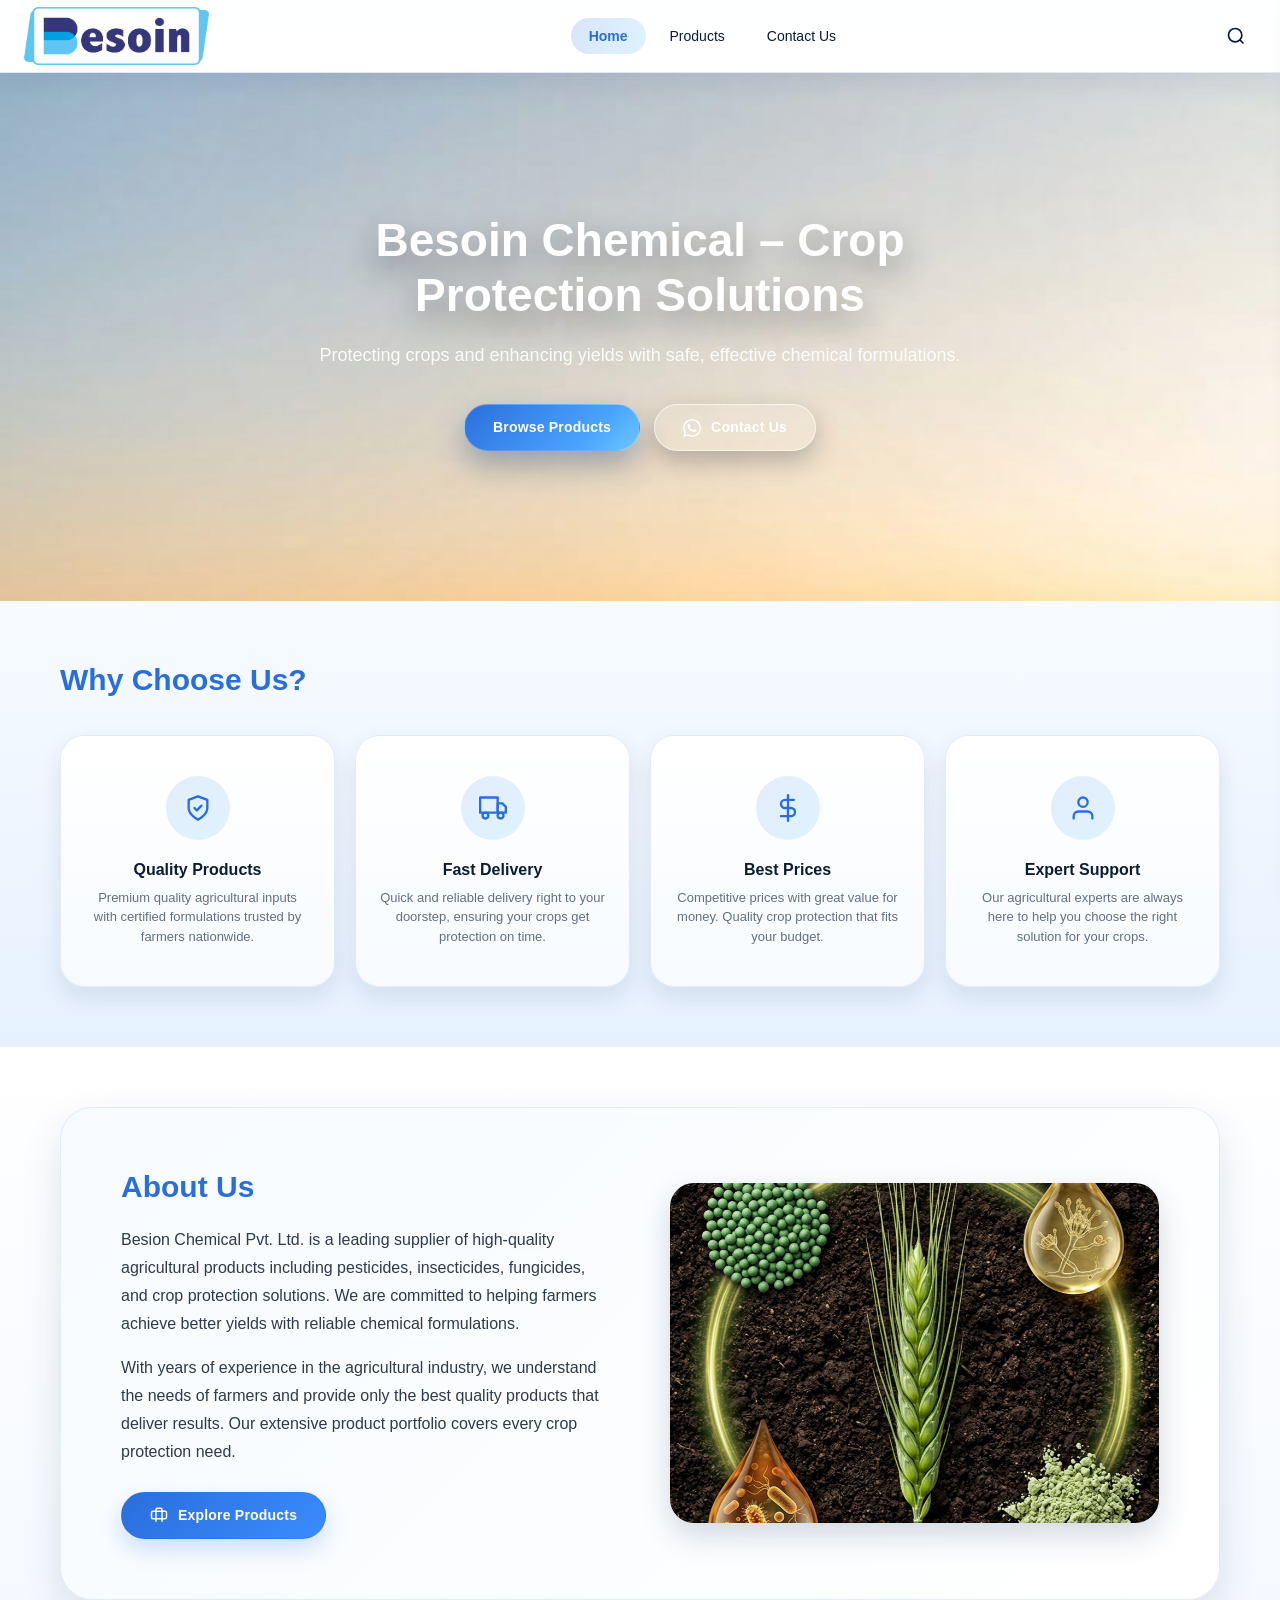
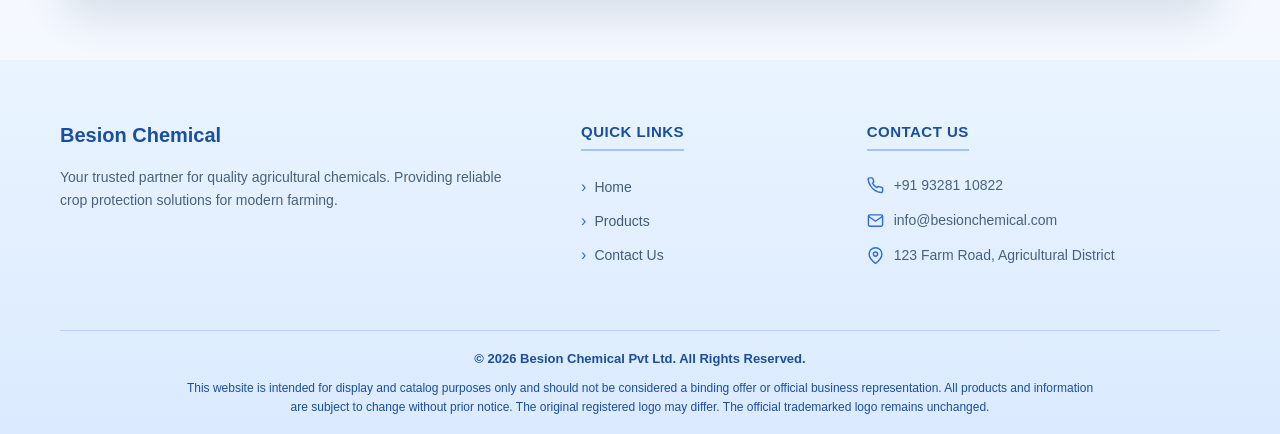
<file: index.html>
<!DOCTYPE html>
<html lang="en">

<head>
  <meta charset="UTF-8">
  <meta name="viewport" content="width=device-width, initial-scale=1.0">
  <meta http-equiv="Content-Security-Policy"
    content="default-src 'self'; img-src 'self' data: https:; style-src 'self' 'unsafe-inline'; script-src 'self' 'sha256-vvt4KWwuNr51XfE5m+hzeNEGhiOfZzG97ccfqGsPwvE='; connect-src 'self' https:; font-src 'self' data:; object-src 'none'; base-uri 'self'; form-action 'self'; upgrade-insecure-requests">
  <meta name="referrer" content="strict-origin-when-cross-origin">
  <meta http-equiv="X-Content-Type-Options" content="nosniff">
  <title>Besoin Chemical – Insecticides & Crop Protection Solutions</title>
  <meta name="description" content="India's trusted insecticide and chemical solutions company." />
  <meta name="keywords" content="besoin chemical, insecticides, herbicides, crop protection" />
  <link rel="preload" as="image" href="images/besoin-logo-v2.png" fetchpriority="high">
  <!-- Favicon -->
  <link rel="icon" type="image/png" sizes="32x32" href="images/besoin-logo-v2.png">
  <link rel="icon" type="image/png" sizes="16x16" href="images/besoin-logo-v2.png">
  <link rel="shortcut icon" href="images/besoin-logo-v2.png">
  <link rel="apple-touch-icon" href="images/besoin-logo-v2.png">

  <!-- Open Graph -->
  <meta property="og:type" content="website">
  <meta property="og:url" content="https://besoinchemical.tech/">
  <meta property="og:title" content="Besoin Chemical">
  <meta property="og:description" content="Crop Protection Solutions">
  <meta property="og:image" content="https://besoinchemical.tech/images/besoin-logo-v2.png">
  <meta property="og:image:width" content="1200">
  <meta property="og:image:height" content="630">

  <!-- Twitter -->
  <meta name="twitter:card" content="summary_large_image">
  <meta name="twitter:url" content="https://besoinchemical.tech/">
  <meta name="twitter:title" content="Besoin Chemical">
  <meta name="twitter:description" content="Crop Protection Solutions">
  <meta name="twitter:image" content="https://besoinchemical.tech/images/besoin-logo-v2.png">

  <link rel="stylesheet" href="css/style.css">
</head>

<body>

  <!-- ═══════════════════ HEADER ═══════════════════ -->
  <header class="header">
    <nav class="navbar">
      <!-- Logo -->
      <a class="nav-logo" href="index.html">
        <img class="logo-icon" src="images/besoin-logo-v2.png" alt="Besion Chemical logo" loading="eager"
          decoding="async" fetchpriority="high">
      </a>

      <!-- Center nav links -->
      <ul class="nav-links">
        <li><a href="index.html" class="active">Home</a></li>
        <li><a href="products.html">Products</a></li>
        <li><a href="contact.html">Contact Us</a></li>
      </ul>

      <!-- Right actions -->
      <div class="nav-actions">
        <button class="hamburger" aria-label="Open menu">
          <span></span><span></span><span></span>
        </button>
        <button class="nav-icon-btn search-toggle" aria-label="Search">
          <svg viewBox="0 0 24 24" fill="none" stroke="currentColor" stroke-width="2">
            <circle cx="11" cy="11" r="8" />
            <path d="m21 21-4.35-4.35" />
          </svg>
        </button>
      </div>
    </nav>

    <!-- Search Bar -->
    <div class="search-bar">
      <svg viewBox="0 0 24 24" fill="none" stroke="#999" stroke-width="2" width="20" height="20" style="flex-shrink:0">
        <circle cx="11" cy="11" r="8" />
        <path d="m21 21-4.35-4.35" />
      </svg>
      <input type="text" id="searchInput" name="search"
        placeholder="Search products by name, technical name, category..." autocomplete="off">
      <button class="search-close" type="button" aria-label="Close search">✕</button>
      <div class="search-results"></div>
    </div>
  </header>

  <!-- ═══════════════════ MOBILE DRAWER ═══════════════════ -->
  <div class="drawer-overlay"></div>
  <nav class="drawer">
    <div class="drawer-header">
      <h3>Categories</h3>
      <button class="drawer-close">✕</button>
    </div>
    <div class="drawer-menu" data-drawer-menu></div>
  </nav>

  <!-- ═══════════════════ HERO ═══════════════════ -->
  <section class="hero">
    <div class="hero-bg"></div>
    <div class="hero-content container">
      <h1>Besoin Chemical – Crop Protection Solutions</h1>
      <p>Protecting crops and enhancing yields with safe, effective chemical formulations.</p>
      <div class="hero-btns">
        <a href="products.html" class="btn btn-primary">Browse Products</a>
        <a href="contact.html" class="btn btn-outline">
          <svg viewBox="0 0 24 24" fill="currentColor" width="18" height="18">
            <path
              d="M17.472 14.382c-.297-.149-1.758-.867-2.03-.967-.273-.099-.471-.148-.67.15-.197.297-.767.966-.94 1.164-.173.199-.347.223-.644.075-.297-.15-1.255-.463-2.39-1.475-.883-.788-1.48-1.761-1.653-2.059-.173-.297-.018-.458.13-.606.134-.133.298-.347.446-.52.149-.174.198-.298.298-.497.099-.198.05-.371-.025-.52-.075-.149-.669-1.612-.916-2.207-.242-.579-.487-.5-.669-.51-.173-.008-.371-.01-.57-.01-.198 0-.52.074-.792.372-.272.297-1.04 1.016-1.04 2.479 0 1.462 1.065 2.875 1.213 3.074.149.198 2.096 3.2 5.077 4.487.709.306 1.262.489 1.694.625.712.227 1.36.195 1.871.118.571-.085 1.758-.719 2.006-1.413.248-.694.248-1.289.173-1.413-.074-.124-.272-.198-.57-.347m-5.421 7.403h-.004a9.87 9.87 0 01-5.031-1.378l-.361-.214-3.741.982.998-3.648-.235-.374a9.86 9.86 0 01-1.51-5.26c.001-5.45 4.436-9.884 9.888-9.884 2.64 0 5.122 1.03 6.988 2.898a9.825 9.825 0 012.893 6.994c-.003 5.45-4.437 9.884-9.885 9.884m8.413-18.297A11.815 11.815 0 0012.05 0C5.495 0 .16 5.335.157 11.892c0 2.096.547 4.142 1.588 5.945L.057 24l6.305-1.654a11.882 11.882 0 005.683 1.448h.005c6.554 0 11.89-5.335 11.893-11.893a11.821 11.821 0 00-3.48-8.413z" />
          </svg>
          Contact Us
        </a>
      </div>
    </div>
  </section>

  <!-- ═══════════════════ WHY CHOOSE US ═══════════════════ -->
  <section class="why-choose">
    <div class="container">
      <h2 class="section-title">Why Choose Us?</h2>
      <div class="features-grid">
        <div class="feature-card">
          <div class="feature-icon">
            <svg viewBox="0 0 24 24" fill="none" stroke="currentColor" stroke-width="2" stroke-linecap="round"
              stroke-linejoin="round">
              <path d="M12 22s8-4 8-10V5l-8-3-8 3v7c0 6 8 10 8 10z" />
              <path d="m9 12 2 2 4-4" />
            </svg>
          </div>
          <h3>Quality Products</h3>
          <p>Premium quality agricultural inputs with certified formulations trusted by farmers nationwide.</p>
        </div>
        <div class="feature-card">
          <div class="feature-icon">
            <svg viewBox="0 0 24 24" fill="none" stroke="currentColor" stroke-width="2" stroke-linecap="round"
              stroke-linejoin="round">
              <rect x="1" y="3" width="15" height="13" />
              <polygon points="16 8 20 8 23 11 23 16 16 16 16 8" />
              <circle cx="5.5" cy="18.5" r="2.5" />
              <circle cx="18.5" cy="18.5" r="2.5" />
            </svg>
          </div>
          <h3>Fast Delivery</h3>
          <p>Quick and reliable delivery right to your doorstep, ensuring your crops get protection on time.</p>
        </div>
        <div class="feature-card">
          <div class="feature-icon">
            <svg viewBox="0 0 24 24" fill="none" stroke="currentColor" stroke-width="2" stroke-linecap="round"
              stroke-linejoin="round">
              <line x1="12" y1="1" x2="12" y2="23" />
              <path d="M17 5H9.5a3.5 3.5 0 0 0 0 7h5a3.5 3.5 0 0 1 0 7H6" />
            </svg>
          </div>
          <h3>Best Prices</h3>
          <p>Competitive prices with great value for money. Quality crop protection that fits your budget.</p>
        </div>
        <div class="feature-card">
          <div class="feature-icon">
            <svg viewBox="0 0 24 24" fill="none" stroke="currentColor" stroke-width="2" stroke-linecap="round"
              stroke-linejoin="round">
              <path d="M20 21v-2a4 4 0 0 0-4-4H8a4 4 0 0 0-4 4v2" />
              <circle cx="12" cy="7" r="4" />
            </svg>
          </div>
          <h3>Expert Support</h3>
          <p>Our agricultural experts are always here to help you choose the right solution for your crops.</p>
        </div>
      </div>
    </div>
  </section>

  <!-- ═══════════════════ ABOUT US ═══════════════════ -->
  <section class="about-section">
    <div class="container">
      <div class="about-inner">
        <div class="about-text">
          <h2>About Us</h2>
          <p>Besion Chemical Pvt. Ltd. is a leading supplier of high-quality agricultural products including pesticides,
            insecticides, fungicides, and crop protection solutions. We are committed to helping farmers achieve better
            yields with reliable chemical formulations.</p>
          <p>With years of experience in the agricultural industry, we understand the needs of farmers and provide only
            the best quality products that deliver results. Our extensive product portfolio covers every crop protection
            need.</p>
          <a href="products.html" class="btn btn-green">
            <svg viewBox="0 0 24 24" fill="none" stroke="currentColor" stroke-width="2" width="18" height="18">
              <path d="M20 7H4a2 2 0 0 0-2 2v6a2 2 0 0 0 2 2h16a2 2 0 0 0 2-2V9a2 2 0 0 0-2-2z" />
              <path d="M16 21V5a2 2 0 0 0-2-2h-4a2 2 0 0 0-2 2v16" />
            </svg>
            Explore Products
          </a>
        </div>
        <div class="about-image">
          <img src="images/about.png" alt="Farmers in field" loading="eager" decoding="async">
        </div>
      </div>
    </div>
  </section>

  <!-- ═══════════════════ FOOTER ═══════════════════ -->
  <footer class="footer">
    <div class="container">
      <div class="footer-grid">
        <div class="footer-brand">
          <div class="logo-area">
            <span class="logo-text">Besion Chemical</span>
          </div>
          <p>Your trusted partner for quality agricultural chemicals. Providing reliable crop protection solutions for
            modern farming.</p>
        </div>
        <div class="footer-col">
          <h4>Quick Links</h4>
          <ul class="footer-links">
            <li><a href="index.html">Home</a></li>
            <li><a href="products.html">Products</a></li>
            <li><a href="contact.html">Contact Us</a></li>
          </ul>
        </div>
        <div class="footer-col">
          <h4>Contact Us</h4>
          <ul class="footer-contact">
            <li>
              <svg viewBox="0 0 24 24" fill="none" stroke="currentColor" stroke-width="2">
                <path
                  d="M22 16.92v3a2 2 0 0 1-2.18 2 19.79 19.79 0 0 1-8.63-3.07A19.5 19.5 0 0 1 4.69 12 19.79 19.79 0 0 1 1.61 3.42 2 2 0 0 1 3.6 1.24h3a2 2 0 0 1 2 1.72c.127.96.361 1.903.7 2.81a2 2 0 0 1-.45 2.11L7.91 8.96a16 16 0 0 0 6.13 6.13l.95-.95a2 2 0 0 1 2.11-.45c.907.339 1.85.573 2.81.7A2 2 0 0 1 22 16.92z" />
              </svg>
              <a data-contact="phone" href="tel:+919328110822">+91 93281 10822</a>
            </li>
            <li>
              <svg viewBox="0 0 24 24" fill="none" stroke="currentColor" stroke-width="2">
                <path d="M4 4h16c1.1 0 2 .9 2 2v12c0 1.1-.9 2-2 2H4c-1.1 0-2-.9-2-2V6c0-1.1.9-2 2-2z" />
                <polyline points="22,6 12,13 2,6" />
              </svg>
              <a data-contact="email" href="mailto:info@besionchemical.com">info@besionchemical.com</a>
            </li>
            <li>
              <svg viewBox="0 0 24 24" fill="none" stroke="currentColor" stroke-width="2">
                <path d="M21 10c0 7-9 13-9 13s-9-6-9-13a9 9 0 0 1 18 0z" />
                <circle cx="12" cy="10" r="3" />
              </svg>
              <a data-contact="address"
                href="https://www.google.com/maps/search/?api=1&query=123%20Farm%20Road%2C%20Agricultural%20District"
                target="_blank" rel="noopener noreferrer">123 Farm Road, Agricultural District</a>
            </li>
          </ul>
        </div>
      </div>
      <div class="footer-bottom">
        <span>© 2026 Besion Chemical Pvt Ltd. All Rights Reserved.</span>
        <p class="footer-note">This website is intended for display and catalog purposes only and should not be
          considered a binding offer or official business representation. All products and information are subject to
          change without prior notice. The original registered logo may differ. The official trademarked logo remains
          unchanged.</p>
      </div>
    </div>
  </footer>

  <!-- ═══════════════════ FLOATING WHATSAPP ═══════════════════ -->
  <a class="whatsapp-float" href="#" target="_blank" rel="noopener noreferrer">
    <svg viewBox="0 0 24 24" fill="currentColor">
      <path
        d="M17.472 14.382c-.297-.149-1.758-.867-2.03-.967-.273-.099-.471-.148-.67.15-.197.297-.767.966-.94 1.164-.173.199-.347.223-.644.075-.297-.15-1.255-.463-2.39-1.475-.883-.788-1.48-1.761-1.653-2.059-.173-.297-.018-.458.13-.606.134-.133.298-.347.446-.52.149-.174.198-.298.298-.497.099-.198.05-.371-.025-.52-.075-.149-.669-1.612-.916-2.207-.242-.579-.487-.5-.669-.51-.173-.008-.371-.01-.57-.01-.198 0-.52.074-.792.372-.272.297-1.04 1.016-1.04 2.479 0 1.462 1.065 2.875 1.213 3.074.149.198 2.096 3.2 5.077 4.487.709.306 1.262.489 1.694.625.712.227 1.36.195 1.871.118.571-.085 1.758-.719 2.006-1.413.248-.694.248-1.289.173-1.413-.074-.124-.272-.198-.57-.347m-5.421 7.403h-.004a9.87 9.87 0 01-5.031-1.378l-.361-.214-3.741.982.998-3.648-.235-.374a9.86 9.86 0 01-1.51-5.26c.001-5.45 4.436-9.884 9.888-9.884 2.64 0 5.122 1.03 6.988 2.898a9.825 9.825 0 012.893 6.994c-.003 5.45-4.437 9.884-9.885 9.884m8.413-18.297A11.815 11.815 0 0012.05 0C5.495 0 .16 5.335.157 11.892c0 2.096.547 4.142 1.588 5.945L.057 24l6.305-1.654a11.882 11.882 0 005.683 1.448h.005c6.554 0 11.89-5.335 11.893-11.893a11.821 11.821 0 00-3.48-8.413z" />
    </svg>
    <div class="wa-text">Need help?<small>Chat with us</small></div>
  </a>

  <!-- ═══════════════════ MOBILE BOTTOM NAV ═══════════════════ -->
  <nav class="bottom-nav">
    <div class="bottom-nav-inner">
      <a href="index.html" class="bottom-nav-item active">
        <svg viewBox="0 0 24 24" fill="none" stroke="currentColor" stroke-width="2">
          <path d="M3 9.5L12 4l9 5.5V20a2 2 0 0 1-2 2H5a2 2 0 0 1-2-2Z" />
          <path d="M9 22V12h6v10" />
        </svg>
        Home
      </a>
      <a href="products.html" class="bottom-nav-item">
        <svg viewBox="0 0 24 24" fill="none" stroke="currentColor" stroke-width="2">
          <path d="M16.5 9.4 7.5 4.21" />
          <path
            d="M21 16V8a2 2 0 0 0-1-1.73l-7-4a2 2 0 0 0-2 0l-7 4A2 2 0 0 0 3 8v8a2 2 0 0 0 1 1.73l7 4a2 2 0 0 0 2 0l7-4A2 2 0 0 0 21 16Z" />
          <path d="M3.29 7 12 12l8.71-5" />
          <path d="M12 22V12" />
        </svg>
        Products
      </a>
      <a href="contact.html" class="bottom-nav-item">
        <svg viewBox="0 0 24 24" fill="none" stroke="currentColor" stroke-width="2">
          <path
            d="M22 16.92v3a2 2 0 0 1-2.18 2 19.86 19.86 0 0 1-8.63-3.07 19.6 19.6 0 0 1-6-6 19.86 19.86 0 0 1-3.07-8.67A2 2 0 0 1 4.11 2h3a2 2 0 0 1 2 1.72c.12.96.36 1.9.7 2.81a2 2 0 0 1-.45 2.11L8.09 9.91a16 16 0 0 0 6 6l1.27-1.27a2 2 0 0 1 2.11-.45c.91.34 1.85.58 2.81.7A2 2 0 0 1 22 16.92Z" />
        </svg>
        Contact
      </a>
    </div>
  </nav>

  <script src="js/config.js"></script>
  <script src="js/script.js"></script>
</body>

</html>
</file>
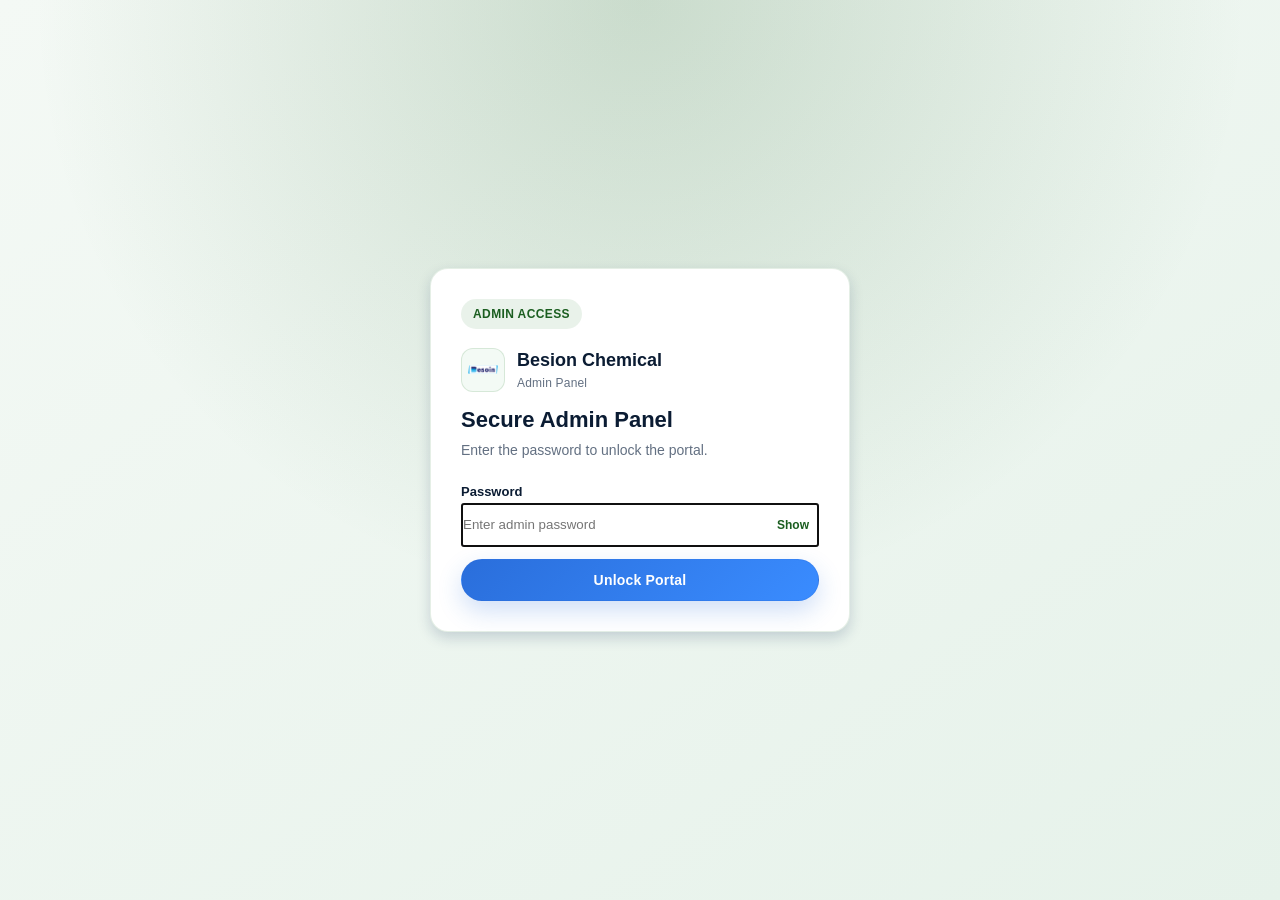
<file: aks-admin.html>
<!DOCTYPE html>
<html lang="en">

<head>
  <meta charset="UTF-8">
  <meta name="viewport" content="width=device-width, initial-scale=1.0">
  <meta http-equiv="Content-Security-Policy"
    content="default-src 'self'; img-src 'self' data: https:; style-src 'self' 'unsafe-inline'; script-src 'self' 'sha256-vvt4KWwuNr51XfE5m+hzeNEGhiOfZzG97ccfqGsPwvE='; connect-src 'self' https:; font-src 'self' data:; object-src 'none'; base-uri 'self'; form-action 'self'; upgrade-insecure-requests">
  <meta name="referrer" content="strict-origin-when-cross-origin">
  <meta http-equiv="X-Content-Type-Options" content="nosniff">
  <title>Admin Panel — Besion Chemical</title>
  <link rel="icon" type="image/png" href="/images/besoin-logo.png">
  <link rel="stylesheet" href="css/style.css">
  <style>
    body:not(.admin-unlocked) {
      overflow: hidden;
    }

    body:not(.admin-unlocked) .admin-layout {
      display: none;
    }

    .admin-lock {
      position: fixed;
      inset: 0;
      display: flex;
      align-items: center;
      justify-content: center;
      padding: 28px;
      background: radial-gradient(circle at top, rgba(27, 94, 32, 0.18), transparent 55%),
        linear-gradient(145deg, #f4f9f5, #e6f2ea);
      z-index: 3000;
    }

    body.admin-unlocked .admin-lock {
      display: none;
    }

    .admin-lock-card {
      width: min(420px, 100%);
      background: #fff;
      border-radius: 18px;
      padding: 30px;
      box-shadow: var(--shadow-lg);
      border: 1px solid rgba(46, 125, 50, 0.12);
    }

    .admin-lock-badge {
      display: inline-flex;
      align-items: center;
      gap: 8px;
      padding: 6px 12px;
      border-radius: 999px;
      background: rgba(46, 125, 50, 0.1);
      color: #1b5e20;
      font-size: 12px;
      font-weight: 600;
      letter-spacing: 0.4px;
      text-transform: uppercase;
    }

    .admin-lock-brand {
      display: flex;
      align-items: center;
      gap: 12px;
      margin: 18px 0 8px;
    }

    .admin-lock-brand img {
      width: 44px;
      height: 44px;
      object-fit: contain;
      border-radius: 12px;
      background: #f3faf5;
      padding: 6px;
      border: 1px solid rgba(46, 125, 50, 0.15);
    }

    .admin-lock-brand span {
      display: block;
      font-size: 18px;
      font-weight: 700;
      color: var(--text-dark);
    }

    .admin-lock-brand small {
      display: block;
      font-size: 12px;
      color: var(--text-muted);
      letter-spacing: 0.2px;
    }

    .admin-lock-card h1 {
      margin: 14px 0 6px;
      font-size: 22px;
      color: var(--text-dark);
    }

    .admin-lock-card p {
      margin: 0 0 18px;
      color: var(--text-muted);
      font-size: 14px;
    }

    .admin-lock-input {
      position: relative;
      margin-bottom: 12px;
    }

    .admin-lock-input input {
      width: 100%;
      padding-right: 72px;
      height: 44px;
    }

    .admin-lock-toggle {
      position: absolute;
      top: 50%;
      right: 10px;
      transform: translateY(-50%);
      border: none;
      background: transparent;
      color: #1b5e20;
      font-size: 12px;
      font-weight: 600;
      cursor: pointer;
    }

    .admin-lock-error {
      display: none;
      color: #c62828;
      font-size: 13px;
      margin-bottom: 12px;
    }

    .admin-lock-error.show {
      display: block;
    }

    .admin-lock-note {
      margin-top: 14px;
      font-size: 12px;
      color: #7a8b81;
    }

    .admin-lock-btn {
      width: 100%;
      margin-bottom: 12px;
      padding: 10px 14px;
      border-radius: 10px;
      border: 1px solid rgba(255, 255, 255, 0.35);
      background: rgba(255, 255, 255, 0.12);
      color: #fff;
      font-size: 13px;
      font-weight: 600;
      cursor: pointer;
      transition: var(--transition);
    }

    .admin-lock-btn:hover {
      background: rgba(255, 255, 255, 0.2);
    }

    .product-table-img {
      width: 44px;
      height: 44px;
      object-fit: contain;
      border-radius: 6px;
      background: #f0faf4;
    }

    .summary-row {
      background: #f6faf7;
      border: 1px solid var(--border);
      border-radius: 12px;
      padding: 10px 12px;
    }

    .summary-stats {
      display: flex;
      gap: 12px;
      flex-wrap: wrap;
      align-items: center;
      font-size: 13px;
      color: var(--text-dark);
    }

    .summary-pill {
      padding: 6px 12px;
      border-radius: 999px;
      background: #e8f5ee;
      color: #1a6b3c;
      font-weight: 600;
      border: 1px solid #d7efe2;
    }

    .modal-overlay {
      display: none;
      position: fixed;
      inset: 0;
      background: rgba(0, 0, 0, 0.45);
      z-index: 2000;
      overflow-y: auto;
      padding: 40px 20px;
    }

    .modal-overlay.open {
      display: flex;
      align-items: flex-start;
      justify-content: center;
    }

    .modal-box {
      background: #fff;
      border-radius: var(--radius-lg);
      padding: 36px;
      width: 100%;
      max-width: 780px;
      box-shadow: var(--shadow-lg);
      margin: auto;
    }

    .inline-order-input {
      width: 58px;
      padding: 6px 8px;
      border: 1px solid var(--border);
      border-radius: 8px;
      font-size: 13px;
      text-align: center;
    }

    .modal-header {
      display: flex;
      align-items: center;
      justify-content: space-between;
      margin-bottom: 24px;
    }

    .modal-header h2 {
      font-size: 20px;
      font-weight: 700;
      color: var(--text-dark);
    }

    .modal-close {
      font-size: 22px;
      color: var(--text-muted);
      cursor: pointer;
      transition: var(--transition);
    }

    .modal-close:hover {
      color: var(--text-dark);
    }

    .category-list {
      display: flex;
      flex-direction: column;
      gap: 10px;
      margin-top: 12px;
    }

    .category-item {
      display: flex;
      align-items: center;
      justify-content: space-between;
      gap: 10px;
      padding: 10px 12px;
      border: 1px solid var(--border);
      border-radius: 10px;
      background: #f9fbfa;
    }

    .category-label {
      font-weight: 600;
      color: var(--text-dark);
      font-size: 14px;
    }

    .category-actions {
      display: flex;
      gap: 6px;
      flex-wrap: wrap;
    }

    .category-link-grid {
      display: grid;
      grid-template-columns: repeat(auto-fit, minmax(220px, 1fr));
      gap: 14px;
      margin-top: 12px;
    }

    .category-link-title {
      font-size: 13px;
      font-weight: 600;
      color: var(--text-dark);
      margin-bottom: 8px;
    }

    .category-link-list {
      display: flex;
      flex-wrap: wrap;
      gap: 8px;
    }

    .category-link {
      display: inline-flex;
      align-items: center;
      gap: 6px;
      padding: 6px 12px;
      border-radius: 999px;
      border: 1px solid var(--border);
      background: #f9fbfa;
      color: var(--text-dark);
      font-size: 12px;
      text-decoration: none;
      transition: var(--transition);
    }

    .category-link:hover {
      background: #e8f5ee;
      border-color: #cfe8dc;
      color: #1a6b3c;
    }
  </style>
</head>

<body>
  <div class="admin-lock" id="adminLock" aria-hidden="false">
    <form class="admin-lock-card" id="adminLockForm" autocomplete="off">
      <div class="admin-lock-badge">Admin Access</div>
      <div class="admin-lock-brand">
        <img src="images/besoin%20logo.png" alt="Besion Chemical logo">
        <div>
          <span>Besion Chemical</span>
          <small>Admin Panel</small>
        </div>
      </div>
      <h1>Secure Admin Panel</h1>
      <p>Enter the password to unlock the portal.</p>
      <label for="adminPassword" style="font-size:13px;font-weight:600;color:var(--text-dark)">Password</label>
      <div class="admin-lock-input">
        <input type="password" id="adminPassword" class="form-control" placeholder="Enter admin password" required>
        <button type="button" class="admin-lock-toggle" id="adminLockToggle">Show</button>
      </div>
      <div class="admin-lock-error" id="adminLockError">Incorrect password. Please try again.</div>
      <button type="submit" class="btn btn-green" style="width:100%">Unlock Portal</button>
    </form>
  </div>

  <div class="admin-layout" id="adminLayout">
    <!-- ═══ SIDEBAR ═══ -->
    <aside class="admin-sidebar" id="adminSidebar">
      <div class="admin-logo">
        <div class="admin-logo-mark">
          <img src="images/besoin%20logo.png" alt="Besion Chemical logo">
        </div>
        <div>
          <span>Besion Chemical</span>
          <small>Admin Panel</small>
        </div>
      </div>
      <nav class="admin-nav">
        <div class="admin-nav-section">Catalog</div>
        <div class="admin-nav-item active" data-section="products">
          <svg viewBox="0 0 24 24" fill="none" stroke="currentColor" stroke-width="2">
            <path d="M20 7H4a2 2 0 0 0-2 2v6a2 2 0 0 0 2 2h16a2 2 0 0 0 2-2V9a2 2 0 0 0-2-2z" />
            <path d="M16 21V5a2 2 0 0 0-2-2h-4a2 2 0 0 0-2 2v16" />
          </svg>
          Products
        </div>
        <div class="admin-nav-section">Settings</div>
        <div class="admin-nav-item" data-section="settings">
          <svg viewBox="0 0 24 24" fill="none" stroke="currentColor" stroke-width="2">
            <circle cx="12" cy="12" r="3" />
            <path
              d="M19.4 15a1.65 1.65 0 0 0 .33 1.82l.06.06a2 2 0 0 1 0 2.83 2 2 0 0 1-2.83 0l-.06-.06a1.65 1.65 0 0 0-1.82-.33 1.65 1.65 0 0 0-1 1.51V21a2 2 0 0 1-2 2 2 2 0 0 1-2-2v-.09A1.65 1.65 0 0 0 9 19.4a1.65 1.65 0 0 0-1.82.33l-.06.06a2 2 0 0 1-2.83 0 2 2 0 0 1 0-2.83l.06-.06A1.65 1.65 0 0 0 4.68 15a1.65 1.65 0 0 0-1.51-1H3a2 2 0 0 1-2-2 2 2 0 0 1 2-2h.09A1.65 1.65 0 0 0 4.6 9a1.65 1.65 0 0 0-.33-1.82l-.06-.06a2 2 0 0 1 0-2.83 2 2 0 0 1 2.83 0l.06.06A1.65 1.65 0 0 0 9 4.68a1.65 1.65 0 0 0 1-1.51V3a2 2 0 0 1 2-2 2 2 0 0 1 2 2v.09a1.65 1.65 0 0 0 1 1.51 1.65 1.65 0 0 0 1.82-.33l.06-.06a2 2 0 0 1 2.83 0 2 2 0 0 1 0 2.83l-.06.06A1.65 1.65 0 0 0 19.4 9a1.65 1.65 0 0 0 1.51 1H21a2 2 0 0 1 2 2 2 2 0 0 1-2 2h-.09a1.65 1.65 0 0 0-1.51 1z" />
          </svg>
          Settings
        </div>
        <div style="padding:24px 20px 16px; margin-top:auto;">
          <button class="admin-lock-btn" type="button">Lock Admin</button>
          <a href="index.html"
            style="display:flex;align-items:center;gap:10px;color:rgba(255,255,255,0.6);font-size:14px;transition:0.2s">
            <svg viewBox="0 0 24 24" fill="none" stroke="currentColor" stroke-width="2" width="18" height="18">
              <path d="M9 21H5a2 2 0 0 1-2-2V5a2 2 0 0 1 2-2h4" />
              <polyline points="16 17 21 12 16 7" />
              <line x1="21" y1="12" x2="9" y2="12" />
            </svg>
            View Website
          </a>
        </div>
      </nav>
    </aside>
    <div class="admin-sidebar-overlay" id="adminSidebarOverlay"></div>

    <!-- ═══ MAIN ═══ -->
    <main class="admin-main">

      <!-- Products -->
      <div id="section-products">
        <div class="admin-topbar">
          <div class="admin-topbar-left">
            <button class="admin-menu-btn" aria-label="Toggle sidebar">
              <svg viewBox="0 0 24 24" fill="none" stroke="currentColor" stroke-width="2" width="18" height="18">
                <path d="M3 6h18" />
                <path d="M3 12h18" />
                <path d="M3 18h18" />
              </svg>
            </button>
            <h1>Products Management</h1>
          </div>
          <div class="admin-topbar-actions">
            <button class="btn btn-outline-green">
              <svg viewBox="0 0 24 24" fill="none" stroke="currentColor" stroke-width="2" width="16" height="16">
                <path d="M21 12a9 9 0 1 1-2.64-6.36" />
                <polyline points="22 3 21 8 16 7" />
              </svg>
              Sync Database
            </button>
            <button class="btn btn-outline-green">
              <svg viewBox="0 0 24 24" fill="none" stroke="currentColor" stroke-width="2" width="16" height="16">
                <path d="M4 7h16" />
                <path d="M4 12h16" />
                <path d="M4 17h16" />
              </svg>
              Manage Categories
            </button>
            <button class="btn btn-green">
              <svg viewBox="0 0 24 24" fill="none" stroke="currentColor" stroke-width="2" width="16" height="16">
                <line x1="12" y1="5" x2="12" y2="19" />
                <line x1="5" y1="12" x2="19" y2="12" />
              </svg>
              Add New Product
            </button>
          </div>
        </div>

        <div class="admin-card" id="productsListSection">
          <div style="display:flex;gap:16px;margin-bottom:12px;flex-wrap:wrap;align-items:center">
            <input type="text" id="productSearch" class="form-control" style="max-width:280px"
              placeholder="Search products...">
            <select class="form-control" id="filterCategory" style="max-width:200px">
              <option value="">All Categories</option>
            </select>
            <select class="form-control" id="filterMarket" style="max-width:200px">
              <option value="all">All Products</option>
              <option value="domestic">Domestic Products</option>
              <option value="global">Global Products</option>
            </select>
          </div>
          <div class="summary-row" id="productsSummaryRow" style="margin-bottom:16px">
            <div class="summary-stats">
              <span class="summary-pill">Total Products: 0</span>
              <span class="summary-pill">Domestic Products: 0</span>
              <span class="summary-pill">Global Products: 0</span>
            </div>
          </div>

          <div class="summary-row" id="categoryLinksRow">
            <div class="summary-stats" style="justify-content:space-between;width:100%">
              <span style="font-weight:700">Category Quick Links</span>
              <span style="color:var(--text-muted);font-size:12px">Open products page by category</span>
            </div>
            <div class="category-link-grid">
              <div>
                <div class="category-link-title">Domestic Categories</div>
                <div class="category-link-list" id="domesticCategoryLinks"></div>
              </div>
              <div>
                <div class="category-link-title">Global Categories</div>
                <div class="category-link-list" id="globalCategoryLinks"></div>
              </div>
            </div>
          </div>
        </div>

        <div class="admin-card" id="domesticProductsSection">
          <div
            style="display:flex;align-items:center;justify-content:space-between;flex-wrap:wrap;gap:12px;margin-bottom:10px">
            <div>
              <h3 class="admin-card-title" style="margin:0">Domestic Products</h3>
              <p style="color:var(--text-muted);font-size:13px;margin-top:6px">Manage all domestic product listings.</p>
            </div>
          </div>
          <div style="overflow-x:auto">
            <table class="data-table" id="productsTable"></table>
          </div>
        </div>

        <div class="admin-card" id="globalProductsSection">
          <div
            style="display:flex;align-items:center;justify-content:space-between;flex-wrap:wrap;gap:12px;margin-bottom:10px">
            <div>
              <h3 class="admin-card-title" style="margin:0">Global Products</h3>
              <p style="color:var(--text-muted);font-size:13px;margin-top:6px">Manage category-based Technicals and
                Formulations.</p>
            </div>
          </div>

          <div style="border-top:1px solid var(--border);padding-top:20px;margin-top:10px">
            <div
              style="display:flex;align-items:center;justify-content:space-between;flex-wrap:wrap;gap:12px;margin-bottom:16px">
              <h4 style="margin:0;font-size:16px;color:var(--text-dark)">Technicals</h4>
              <button class="btn btn-green btn-sm" id="btnAddTechnical">+ Add Technical</button>
            </div>
            <div style="overflow-x:auto">
              <table class="data-table" id="technicalsTable"></table>
            </div>
          </div>

          <div style="border-top:1px solid var(--border);padding-top:20px;margin-top:24px">
            <div
              style="display:flex;align-items:center;justify-content:space-between;flex-wrap:wrap;gap:12px;margin-bottom:16px">
              <h4 style="margin:0;font-size:16px;color:var(--text-dark)">Formulations</h4>
              <button class="btn btn-green btn-sm" id="btnAddFormulation">+ Add Formulation</button>
            </div>
            <div style="overflow-x:auto">
              <table class="data-table" id="formulationsTable"></table>
            </div>
          </div>
        </div>

      </div>

      <!-- Settings -->
      <div id="section-settings" style="display:none">
        <div class="admin-topbar">
          <div class="admin-topbar-left">
            <button class="admin-menu-btn" aria-label="Toggle sidebar">
              <svg viewBox="0 0 24 24" fill="none" stroke="currentColor" stroke-width="2" width="18" height="18">
                <path d="M3 6h18" />
                <path d="M3 12h18" />
                <path d="M3 18h18" />
              </svg>
            </button>
            <h1>Settings</h1>
          </div>
        </div>
        <div class="admin-card" style="max-width:600px">
          <h3 class="admin-card-title">Company Settings</h3>
          <div class="form-group">
            <label>WhatsApp Number <small style="color:var(--text-muted)">(with country code, no +)</small></label>
            <input type="text" class="form-control" id="stWhatsapp" placeholder="919328110822" value="919328110822">
          </div>
          <div class="form-group">
            <label>Email Address</label>
            <input type="email" class="form-control" id="stEmail" value="info@besionchemical.com">
          </div>
          <div class="form-group">
            <label>Phone Number</label>
            <input type="text" class="form-control" id="stPhone" value="+91 93281 10822">
          </div>
          <div class="form-group">
            <label>Office Address</label>
            <textarea class="form-control" id="stAddress"
              rows="3">123 Farm Road, Agricultural Industrial Area, Gujarat, India</textarea>
          </div>
          <div class="form-group" style="display:none">
            <label>Home Hero Background Image URL (Direct or Google Drive)</label>
            <input type="url" class="form-control" id="stHeroBg" placeholder="https://..."
              value="https://images.unsplash.com/photo-1500937386664-56d1dfef3854?w=1400&q=80">
          </div>
          <div class="form-group" style="display:none">
            <label>Home About Image URL (Direct or Google Drive)</label>
            <input type="url" class="form-control" id="stAboutImage" placeholder="https://..."
              value="https://images.unsplash.com/photo-1574323347407-f5e1ad6d020b?w=600&q=80">
          </div>
          <button class="btn btn-green">Save Settings</button>
        </div>
      </div>

    </main>
  </div>

  <!-- ═══ ADD/EDIT PRODUCT MODAL ═══ -->
  <div class="modal-overlay" id="productModal">
    <div class="modal-box">
      <div class="modal-header">
        <h2 id="modalTitle">Add New Product</h2>
        <span class="modal-close">✕</span>
      </div>
      <div class="form-grid">
        <div class="form-group">
          <label>Product Name *</label>
          <input type="text" class="form-control" id="fName" placeholder="e.g. AceFos 75 SP">
        </div>
        <div class="form-group">
          <label>Technical Name</label>
          <input type="text" class="form-control" id="fTechnical" placeholder="e.g. Acephate 75% SP">
        </div>
        <div class="form-group">
          <label>Category *</label>
          <select class="form-control" id="fCategory">
            <option value="">Select Category</option>
          </select>
        </div>
        <div class="form-group">
          <label>Market</label>
          <select class="form-control" id="fMarket">
            <option value="domestic">Domestic</option>
            <option value="global">Global</option>
          </select>
        </div>
        <div class="form-group">
          <label>Image Link (Direct URl)</label>
          <input type="url" class="form-control" id="fImage" placeholder="https://...">
        </div>
        <div class="form-group">
          <label>Image Preview</label>
          <div id="imagePreview"
            style="display:none;border:1px solid #e0e0e0;border-radius:10px;padding:10px;background:#fafafa">
            <img id="imagePreviewImg" alt="Image preview"
              style="width:100%;height:140px;object-fit:contain;background:#fff;border-radius:8px">
            <div id="imagePreviewStatus" style="margin-top:6px;font-size:12px;color:var(--text-muted)"></div>
          </div>
        </div>
        <div class="form-group">
          <label>PDF Link (Direct URL)</label>
          <input type="url" class="form-control" id="fPdf" placeholder="Pdf_server_link/file/d/...">
        </div>
        <div class="form-group">
          <label>Status</label>
          <select class="form-control" id="fStatus">
            <option value="active">Active</option>
            <option value="inactive">Inactive</option>
          </select>
        </div>
        <div class="form-group form-grid-full">
          <label>Description</label>
          <textarea class="form-control" id="fDesc" rows="3" placeholder="Short product description..."></textarea>
        </div>
        <div class="form-group">
          <label>Mode of Action</label>
          <textarea class="form-control" id="fMOA" rows="3"
            placeholder="e.g. Acetylcholinesterase inhibitor"></textarea>
        </div>
        <div class="form-group">
          <label>Major Crops</label>
          <input type="text" class="form-control" id="fCrops" placeholder="e.g. Cotton, Rice, Wheat">
        </div>
        <div class="form-group">
          <label>Target Pests</label>
          <input type="text" class="form-control" id="fPests" placeholder="e.g. Aphids, Thrips">
        </div>
        <div class="form-group">
          <label>Recommended Dose</label>
          <input type="text" class="form-control" id="fDose" placeholder="e.g. 1.5 g/L water">
        </div>
        <div class="form-group form-grid-full">
          <label>Packaging</label>
          <input type="text" class="form-control" id="fPackaging" placeholder="e.g. 100g, 250g, 500g, 1kg">
        </div>
      </div>
      <div class="admin-form-actions">
        <button class="btn btn-green" id="btnSaveProduct">
          <svg viewBox="0 0 24 24" fill="none" stroke="currentColor" stroke-width="2" width="16" height="16">
            <path d="M19 21H5a2 2 0 0 1-2-2V5a2 2 0 0 1 2-2h11l5 5v11a2 2 0 0 1-2 2z" />
            <polyline points="17 21 17 13 7 13 7 21" />
            <polyline points="7 3 7 8 15 8" />
          </svg>
          <span id="saveLabel">Add Product</span>
        </button>
        <button class="btn btn-outline-green" id="btnCancelProduct">Cancel</button>
      </div>
    </div>
  </div>

  <!-- ═══ MANAGE CATEGORIES MODAL ═══ -->
  <div class="modal-overlay" id="categoryModal">
    <div class="modal-box">
      <div class="modal-header">
        <h2>Manage Categories</h2>
        <span class="modal-close">✕</span>
      </div>
      <div style="display:grid;grid-template-columns:repeat(auto-fit,minmax(260px,1fr));gap:20px">
        <div>
          <h3 class="admin-card-title" style="margin-bottom:4px">Domestic Categories</h3>
          <p style="color:var(--text-muted);font-size:13px;margin:0 0 12px">Used for domestic products.</p>
          <div style="display:flex;gap:8px;flex-wrap:wrap">
            <input type="text" class="form-control" id="newDomesticCategory" placeholder="e.g. Bio Fertilizers"
              style="flex:1 1 160px">
            <button class="btn btn-green btn-sm" id="btnAddDomesticCategory">Add</button>
          </div>
          <div class="category-list" id="domesticCategoryList"></div>
        </div>
        <div>
          <h3 class="admin-card-title" style="margin-bottom:4px">Global Categories</h3>
          <p style="color:var(--text-muted);font-size:13px;margin:0 0 12px">Used for global Technicals and Formulations.
          </p>
          <div style="display:flex;gap:8px;flex-wrap:wrap">
            <input type="text" class="form-control" id="newGlobalCategory" placeholder="e.g. PGR"
              style="flex:1 1 160px">
            <button class="btn btn-green btn-sm" id="btnAddGlobalCategory">Add</button>
          </div>
          <div class="category-list" id="globalCategoryList"></div>
        </div>
      </div>
      <div class="admin-form-actions" style="margin-top:20px">
        <button class="btn btn-outline-green" id="btnCloseCategory">Close</button>
      </div>
    </div>
  </div>

  <!-- Confirm delete modal -->
  <div class="modal-overlay" id="deleteModal">
    <div class="modal-box" style="max-width:440px;text-align:center;padding:40px">
      <div
        style="width:64px;height:64px;background:#fff0f0;border-radius:50%;display:flex;align-items:center;justify-content:center;margin:0 auto 20px">
        <svg viewBox="0 0 24 24" fill="none" stroke="#e53935" stroke-width="2" width="32" height="32">
          <polyline points="3 6 5 6 21 6" />
          <path d="M19 6v14a2 2 0 0 1-2 2H7a2 2 0 0 1-2-2V6m3 0V4a1 1 0 0 1 1-1h4a1 1 0 0 1 1 1v2" />
        </svg>
      </div>
      <h3 style="margin-bottom:10px">Delete Product?</h3>
      <p style="color:var(--text-muted);margin-bottom:28px" id="deleteMsg">This action cannot be undone.</p>
      <div style="display:flex;gap:12px;justify-content:center">
        <button class="btn btn-danger" id="btnConfirmDelete">Yes, Delete</button>
        <button class="btn btn-outline-green" id="btnCancelDelete">Cancel</button>
      </div>
    </div>
  </div>

  <!-- ═══ GLOBAL TECHNICALS MODAL ═══ -->
  <div class="modal-overlay" id="technicalModal">
    <div class="modal-box">
      <div class="modal-header">
        <h2 id="technicalModalTitle">Add Technical</h2>
        <span class="modal-close">✕</span>
      </div>
      <div class="form-grid">
        <div class="form-group">
          <label>Category *</label>
          <select class="form-control" id="tCategory">
            <option value="">Select Category</option>
          </select>
        </div>
        <div class="form-group">
          <label>Technical Name *</label>
          <input type="text" class="form-control" id="tName" placeholder="e.g. Abamectin 1.9% EC">
        </div>
        <div class="form-group">
          <label>Brand Name *</label>
          <input type="text" class="form-control" id="tBrand" placeholder="e.g. SHOOTER">
        </div>
      </div>
      <div class="admin-form-actions">
        <button class="btn btn-green" id="btnSaveTechnical">
          <span id="saveTechnicalLabel">Add Technical</span>
        </button>
        <button class="btn btn-outline-green" id="btnCancelTechnical">Cancel</button>
      </div>
    </div>
  </div>

  <!-- ═══ GLOBAL FORMULATIONS MODAL ═══ -->
  <div class="modal-overlay" id="formulationModal">
    <div class="modal-box">
      <div class="modal-header">
        <h2 id="formulationModalTitle">Add Formulation</h2>
        <span class="modal-close">✕</span>
      </div>
      <div class="form-grid">
        <div class="form-group">
          <label>Category *</label>
          <select class="form-control" id="fCategoryGlobal">
            <option value="">Select Category</option>
          </select>
        </div>
        <div class="form-group">
          <label>Formulation Name *</label>
          <input type="text" class="form-control" id="fNameGlobal" placeholder="e.g. ABAMECTIN 1.8%, 1.9% EC">
        </div>
      </div>
      <div class="admin-form-actions">
        <button class="btn btn-green" id="btnSaveFormulation">
          <span id="saveFormulationLabel">Add Formulation</span>
        </button>
        <button class="btn btn-outline-green" id="btnCancelFormulation">Cancel</button>
      </div>
    </div>
  </div>

  <!-- ═══ GLOBAL DELETE MODAL ═══ -->
  <div class="modal-overlay" id="globalDeleteModal">
    <div class="modal-box" style="max-width:440px;text-align:center;padding:40px">
      <div
        style="width:64px;height:64px;background:#fff0f0;border-radius:50%;display:flex;align-items:center;justify-content:center;margin:0 auto 20px">
        <svg viewBox="0 0 24 24" fill="none" stroke="#e53935" stroke-width="2" width="32" height="32">
          <polyline points="3 6 5 6 21 6" />
          <path d="M19 6v14a2 2 0 0 1-2 2H7a2 2 0 0 1-2-2V6m3 0V4a1 1 0 0 1 1-1h4a1 1 0 0 1 1 1v2" />
        </svg>
      </div>
      <h3 style="margin-bottom:10px" id="globalDeleteTitle">Delete Item?</h3>
      <p style="color:var(--text-muted);margin-bottom:28px" id="globalDeleteMsg">This action cannot be undone.</p>
      <div style="display:flex;gap:12px;justify-content:center">
        <button class="btn btn-danger" id="btnConfirmGlobalDelete">Yes, Delete</button>
        <button class="btn btn-outline-green" id="btnCancelGlobalDelete">Cancel</button>
      </div>
    </div>
  </div>

  <script src="js/config.js"></script>
  <script src="js/script.js"></script>
  <script src="js/admin.js"></script>
</body>

</html>
</file>
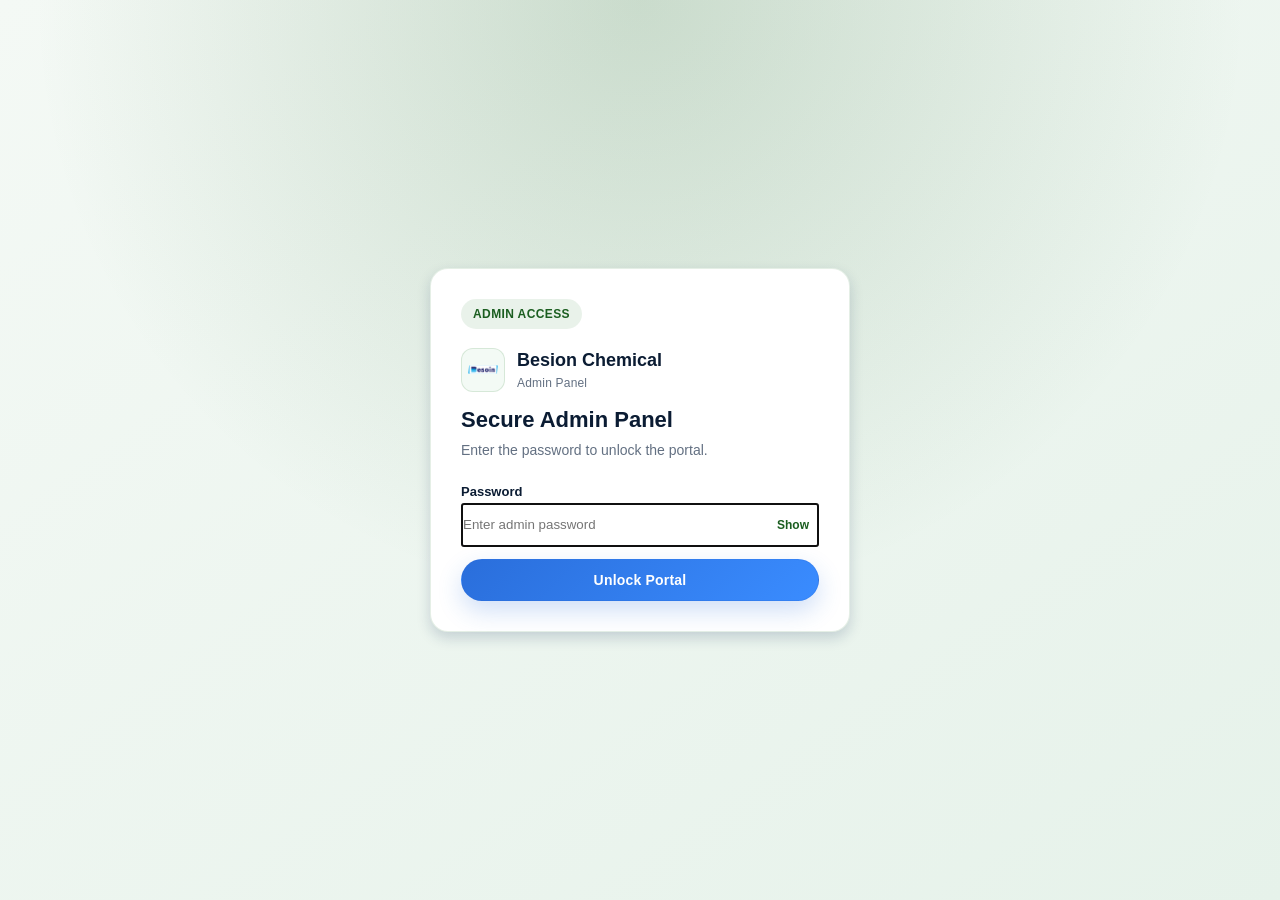
<file: bcpvtltd-admin.html>
<!DOCTYPE html>
<html lang="en">

<head>
  <meta charset="UTF-8">
  <meta name="viewport" content="width=device-width, initial-scale=1.0">
  <meta http-equiv="Content-Security-Policy"
    content="default-src 'self'; img-src 'self' data: https:; style-src 'self' 'unsafe-inline'; script-src 'self' 'sha256-vvt4KWwuNr51XfE5m+hzeNEGhiOfZzG97ccfqGsPwvE='; connect-src 'self' https:; font-src 'self' data:; object-src 'none'; base-uri 'self'; form-action 'self'; upgrade-insecure-requests">
  <meta name="referrer" content="strict-origin-when-cross-origin">
  <meta http-equiv="X-Content-Type-Options" content="nosniff">
  <title>Admin Panel — Besion Chemical</title>
  <!-- Favicon -->
  <link rel="icon" type="image/png" sizes="32x32" href="images/besoin-logo-v2.png">
  <link rel="icon" type="image/png" sizes="16x16" href="images/besoin-logo-v2.png">
  <link rel="shortcut icon" href="images/besoin-logo-v2.png">
  <link rel="apple-touch-icon" href="images/besoin-logo-v2.png">

  <!-- Open Graph -->
  <meta property="og:type" content="website">
  <meta property="og:url" content="https://besoinchemical.tech/">
  <meta property="og:title" content="Besoin Chemical">
  <meta property="og:description" content="Crop Protection Solutions">
  <meta property="og:image" content="https://besoinchemical.tech/images/besoin-logo-v2.png">
  <meta property="og:image:width" content="1200">
  <meta property="og:image:height" content="630">

  <!-- Twitter -->
  <meta name="twitter:card" content="summary_large_image">
  <meta name="twitter:url" content="https://besoinchemical.tech/">
  <meta name="twitter:title" content="Besoin Chemical">
  <meta name="twitter:description" content="Crop Protection Solutions">
  <meta name="twitter:image" content="https://besoinchemical.tech/images/besoin-logo-v2.png">
  <link rel="stylesheet" href="css/style.css">
  <style>
    body:not(.admin-unlocked) {
      overflow: hidden;
    }

    body:not(.admin-unlocked) .admin-layout {
      display: none;
    }

    .admin-lock {
      position: fixed;
      inset: 0;
      display: flex;
      align-items: center;
      justify-content: center;
      padding: 28px;
      background: radial-gradient(circle at top, rgba(27, 94, 32, 0.18), transparent 55%),
        linear-gradient(145deg, #f4f9f5, #e6f2ea);
      z-index: 3000;
    }

    body.admin-unlocked .admin-lock {
      display: none;
    }

    .admin-lock-card {
      width: min(420px, 100%);
      background: #fff;
      border-radius: 18px;
      padding: 30px;
      box-shadow: var(--shadow-lg);
      border: 1px solid rgba(46, 125, 50, 0.12);
    }

    .admin-lock-badge {
      display: inline-flex;
      align-items: center;
      gap: 8px;
      padding: 6px 12px;
      border-radius: 999px;
      background: rgba(46, 125, 50, 0.1);
      color: #1b5e20;
      font-size: 12px;
      font-weight: 600;
      letter-spacing: 0.4px;
      text-transform: uppercase;
    }

    .admin-lock-brand {
      display: flex;
      align-items: center;
      gap: 12px;
      margin: 18px 0 8px;
    }

    .admin-lock-brand img {
      width: 44px;
      height: 44px;
      object-fit: contain;
      border-radius: 12px;
      background: #f3faf5;
      padding: 6px;
      border: 1px solid rgba(46, 125, 50, 0.15);
    }

    .admin-lock-brand span {
      display: block;
      font-size: 18px;
      font-weight: 700;
      color: var(--text-dark);
    }

    .admin-lock-brand small {
      display: block;
      font-size: 12px;
      color: var(--text-muted);
      letter-spacing: 0.2px;
    }

    .admin-lock-card h1 {
      margin: 14px 0 6px;
      font-size: 22px;
      color: var(--text-dark);
    }

    .admin-lock-card p {
      margin: 0 0 18px;
      color: var(--text-muted);
      font-size: 14px;
    }

    .admin-lock-input {
      position: relative;
      margin-bottom: 12px;
    }

    .admin-lock-input input {
      width: 100%;
      padding-right: 72px;
      height: 44px;
    }

    .admin-lock-toggle {
      position: absolute;
      top: 50%;
      right: 10px;
      transform: translateY(-50%);
      border: none;
      background: transparent;
      color: #1b5e20;
      font-size: 12px;
      font-weight: 600;
      cursor: pointer;
    }

    .admin-lock-error {
      display: none;
      color: #c62828;
      font-size: 13px;
      margin-bottom: 12px;
    }

    .admin-lock-error.show {
      display: block;
    }

    .admin-lock-note {
      margin-top: 14px;
      font-size: 12px;
      color: #7a8b81;
    }

    .admin-lock-btn {
      width: 100%;
      margin-bottom: 12px;
      padding: 10px 14px;
      border-radius: 10px;
      border: 1px solid rgba(255, 255, 255, 0.35);
      background: rgba(255, 255, 255, 0.12);
      color: #fff;
      font-size: 13px;
      font-weight: 600;
      cursor: pointer;
      transition: var(--transition);
    }

    .admin-lock-btn:hover {
      background: rgba(255, 255, 255, 0.2);
    }

    .product-table-img {
      width: 44px;
      height: 44px;
      object-fit: contain;
      border-radius: 6px;
      background: #f0faf4;
    }

    .summary-row {
      background: #f6faf7;
      border: 1px solid var(--border);
      border-radius: 12px;
      padding: 10px 12px;
    }

    .summary-stats {
      display: flex;
      gap: 12px;
      flex-wrap: wrap;
      align-items: center;
      font-size: 13px;
      color: var(--text-dark);
    }

    .summary-pill {
      padding: 6px 12px;
      border-radius: 999px;
      background: #e8f5ee;
      color: #1a6b3c;
      font-weight: 600;
      border: 1px solid #d7efe2;
    }

    .modal-overlay {
      display: none;
      position: fixed;
      inset: 0;
      background: rgba(0, 0, 0, 0.45);
      z-index: 2000;
      overflow-y: auto;
      padding: 40px 20px;
    }

    .modal-overlay.open {
      display: flex;
      align-items: flex-start;
      justify-content: center;
    }

    .modal-box {
      background: #fff;
      border-radius: var(--radius-lg);
      padding: 36px;
      width: 100%;
      max-width: 780px;
      box-shadow: var(--shadow-lg);
      margin: auto;
    }

    .inline-order-input {
      width: 58px;
      padding: 6px 8px;
      border: 1px solid var(--border);
      border-radius: 8px;
      font-size: 13px;
      text-align: center;
    }

    .modal-header {
      display: flex;
      align-items: center;
      justify-content: space-between;
      margin-bottom: 24px;
    }

    .modal-header h2 {
      font-size: 20px;
      font-weight: 700;
      color: var(--text-dark);
    }

    .modal-close {
      font-size: 22px;
      color: var(--text-muted);
      cursor: pointer;
      transition: var(--transition);
    }

    .modal-close:hover {
      color: var(--text-dark);
    }

    .category-list {
      display: flex;
      flex-direction: column;
      gap: 10px;
      margin-top: 12px;
    }

    .category-item {
      display: flex;
      align-items: center;
      justify-content: space-between;
      gap: 10px;
      padding: 10px 12px;
      border: 1px solid var(--border);
      border-radius: 10px;
      background: #f9fbfa;
    }

    .category-label {
      font-weight: 600;
      color: var(--text-dark);
      font-size: 14px;
    }

    .category-actions {
      display: flex;
      gap: 6px;
      flex-wrap: wrap;
    }

    .category-link-grid {
      display: grid;
      grid-template-columns: repeat(auto-fit, minmax(220px, 1fr));
      gap: 14px;
      margin-top: 12px;
    }

    .category-link-title {
      font-size: 13px;
      font-weight: 600;
      color: var(--text-dark);
      margin-bottom: 8px;
    }

    .category-link-list {
      display: flex;
      flex-wrap: wrap;
      gap: 8px;
    }

    .category-link {
      display: inline-flex;
      align-items: center;
      gap: 6px;
      padding: 6px 12px;
      border-radius: 999px;
      border: 1px solid var(--border);
      background: #f9fbfa;
      color: var(--text-dark);
      font-size: 12px;
      text-decoration: none;
      transition: var(--transition);
    }

    .category-link:hover {
      background: #e8f5ee;
      border-color: #cfe8dc;
      color: #1a6b3c;
    }
  </style>
</head>

<body>
  <div class="admin-lock" id="adminLock" aria-hidden="false">
    <form class="admin-lock-card" id="adminLockForm" autocomplete="off">
      <div class="admin-lock-badge">Admin Access</div>
      <div class="admin-lock-brand">
        <img src="images/besoin-logo-v2.png" alt="Besion Chemical logo">
        <div>
          <span>Besion Chemical</span>
          <small>Admin Panel</small>
        </div>
      </div>
      <h1>Secure Admin Panel</h1>
      <p>Enter the password to unlock the portal.</p>
      <label for="adminPassword" style="font-size:13px;font-weight:600;color:var(--text-dark)">Password</label>
      <div class="admin-lock-input">
        <input type="password" id="adminPassword" class="form-control" placeholder="Enter admin password" required autocomplete="current-password">
        <button type="button" class="admin-lock-toggle" id="adminLockToggle">Show</button>
      </div>
      <div class="admin-lock-error" id="adminLockError">Incorrect password. Please try again.</div>
      <button type="submit" class="btn btn-green" style="width:100%">Unlock Portal</button>
    </form>
  </div>

  <div class="admin-layout" id="adminLayout">
    <!-- ═══ SIDEBAR ═══ -->
    <aside class="admin-sidebar" id="adminSidebar">
      <div class="admin-logo">
        <div class="admin-logo-mark">
          <img src="images/besoin-logo-v2.png" alt="Besion Chemical logo">
        </div>
        <div>
          <span>Besion Chemical</span>
          <small>Admin Panel</small>
        </div>
      </div>
      <nav class="admin-nav">
        <div class="admin-nav-section">Catalog</div>
        <div class="admin-nav-item active" data-section="products">
          <svg viewBox="0 0 24 24" fill="none" stroke="currentColor" stroke-width="2">
            <path d="M20 7H4a2 2 0 0 0-2 2v6a2 2 0 0 0 2 2h16a2 2 0 0 0 2-2V9a2 2 0 0 0-2-2z" />
            <path d="M16 21V5a2 2 0 0 0-2-2h-4a2 2 0 0 0-2 2v16" />
          </svg>
          Products
        </div>
        <div class="admin-nav-section">Settings</div>
        <div class="admin-nav-item" data-section="settings">
          <svg viewBox="0 0 24 24" fill="none" stroke="currentColor" stroke-width="2">
            <circle cx="12" cy="12" r="3" />
            <path
              d="M19.4 15a1.65 1.65 0 0 0 .33 1.82l.06.06a2 2 0 0 1 0 2.83 2 2 0 0 1-2.83 0l-.06-.06a1.65 1.65 0 0 0-1.82-.33 1.65 1.65 0 0 0-1 1.51V21a2 2 0 0 1-2 2 2 2 0 0 1-2-2v-.09A1.65 1.65 0 0 0 9 19.4a1.65 1.65 0 0 0-1.82.33l-.06.06a2 2 0 0 1-2.83 0 2 2 0 0 1 0-2.83l.06-.06A1.65 1.65 0 0 0 4.68 15a1.65 1.65 0 0 0-1.51-1H3a2 2 0 0 1-2-2 2 2 0 0 1 2-2h.09A1.65 1.65 0 0 0 4.6 9a1.65 1.65 0 0 0-.33-1.82l-.06-.06a2 2 0 0 1 0-2.83 2 2 0 0 1 2.83 0l.06.06A1.65 1.65 0 0 0 9 4.68a1.65 1.65 0 0 0 1-1.51V3a2 2 0 0 1 2-2 2 2 0 0 1 2 2v.09a1.65 1.65 0 0 0 1 1.51 1.65 1.65 0 0 0 1.82-.33l.06-.06a2 2 0 0 1 2.83 0 2 2 0 0 1 0 2.83l-.06.06A1.65 1.65 0 0 0 19.4 9a1.65 1.65 0 0 0 1.51 1H21a2 2 0 0 1 2 2 2 2 0 0 1-2 2h-.09a1.65 1.65 0 0 0-1.51 1z" />
          </svg>
          Settings
        </div>
        <div style="padding:24px 20px 16px; margin-top:auto;">
          <button class="admin-lock-btn" type="button">Lock Admin</button>
          <a href="index.html"
            style="display:flex;align-items:center;gap:10px;color:rgba(255,255,255,0.6);font-size:14px;transition:0.2s">
            <svg viewBox="0 0 24 24" fill="none" stroke="currentColor" stroke-width="2" width="18" height="18">
              <path d="M9 21H5a2 2 0 0 1-2-2V5a2 2 0 0 1 2-2h4" />
              <polyline points="16 17 21 12 16 7" />
              <line x1="21" y1="12" x2="9" y2="12" />
            </svg>
            View Website
          </a>
        </div>
      </nav>
    </aside>
    <div class="admin-sidebar-overlay" id="adminSidebarOverlay"></div>

    <!-- ═══ MAIN ═══ -->
    <main class="admin-main">

      <!-- Products -->
      <div id="section-products">
        <div class="admin-topbar">
          <div class="admin-topbar-left">
            <button class="admin-menu-btn" aria-label="Toggle sidebar">
              <svg viewBox="0 0 24 24" fill="none" stroke="currentColor" stroke-width="2" width="18" height="18">
                <path d="M3 6h18" />
                <path d="M3 12h18" />
                <path d="M3 18h18" />
              </svg>
            </button>
            <h1>Products Management</h1>
          </div>
          <div class="admin-topbar-actions">
            <button class="btn btn-outline-green">
              <svg viewBox="0 0 24 24" fill="none" stroke="currentColor" stroke-width="2" width="16" height="16">
                <path d="M21 12a9 9 0 1 1-2.64-6.36" />
                <polyline points="22 3 21 8 16 7" />
              </svg>
              Sync Database
            </button>
            <button class="btn btn-outline-green">
              <svg viewBox="0 0 24 24" fill="none" stroke="currentColor" stroke-width="2" width="16" height="16">
                <path d="M4 7h16" />
                <path d="M4 12h16" />
                <path d="M4 17h16" />
              </svg>
              Manage Categories
            </button>
            <button class="btn btn-green">
              <svg viewBox="0 0 24 24" fill="none" stroke="currentColor" stroke-width="2" width="16" height="16">
                <line x1="12" y1="5" x2="12" y2="19" />
                <line x1="5" y1="12" x2="19" y2="12" />
              </svg>
              Add New Product
            </button>
          </div>
        </div>

        <div class="admin-card" id="productsListSection">
          <div style="display:flex;gap:16px;margin-bottom:12px;flex-wrap:wrap;align-items:center">
            <input type="text" id="productSearch" class="form-control" style="max-width:280px"
              placeholder="Search products...">
            <select class="form-control" id="filterCategory" style="max-width:200px">
              <option value="">All Categories</option>
            </select>
            <select class="form-control" id="filterMarket" style="max-width:200px">
              <option value="all">All Products</option>
              <option value="domestic">Domestic Products</option>
              <option value="global">Global Products</option>
            </select>
          </div>
          <div class="summary-row" id="productsSummaryRow" style="margin-bottom:16px">
            <div class="summary-stats">
              <span class="summary-pill">Total Products: 0</span>
              <span class="summary-pill">Domestic Products: 0</span>
              <span class="summary-pill">Global Products: 0</span>
            </div>
          </div>

          <div class="summary-row" id="categoryLinksRow">
            <div class="summary-stats" style="justify-content:space-between;width:100%">
              <span style="font-weight:700">Category Quick Links</span>
              <span style="color:var(--text-muted);font-size:12px">Open products page by category</span>
            </div>
            <div class="category-link-grid">
              <div>
                <div class="category-link-title">Domestic Categories</div>
                <div class="category-link-list" id="domesticCategoryLinks"></div>
              </div>
              <div>
                <div class="category-link-title">Global Categories</div>
                <div class="category-link-list" id="globalCategoryLinks"></div>
              </div>
            </div>
          </div>
        </div>

        <div class="admin-card" id="domesticProductsSection">
          <div
            style="display:flex;align-items:center;justify-content:space-between;flex-wrap:wrap;gap:12px;margin-bottom:10px">
            <div>
              <h3 class="admin-card-title" style="margin:0">Domestic Products</h3>
              <p style="color:var(--text-muted);font-size:13px;margin-top:6px">Manage all domestic product listings.</p>
            </div>
          </div>
          <div style="overflow-x:auto">
            <table class="data-table" id="productsTable"></table>
          </div>
        </div>

        <div class="admin-card" id="globalProductsSection">
          <div
            style="display:flex;align-items:center;justify-content:space-between;flex-wrap:wrap;gap:12px;margin-bottom:10px">
            <div>
              <h3 class="admin-card-title" style="margin:0">Global Products</h3>
              <p style="color:var(--text-muted);font-size:13px;margin-top:6px">Manage category-based Technicals and
                Formulations.</p>
            </div>
          </div>

          <div style="border-top:1px solid var(--border);padding-top:20px;margin-top:10px">
            <div
              style="display:flex;align-items:center;justify-content:space-between;flex-wrap:wrap;gap:12px;margin-bottom:16px">
              <h4 style="margin:0;font-size:16px;color:var(--text-dark)">Technicals</h4>
              <button class="btn btn-green btn-sm" id="btnAddTechnical">+ Add Technical</button>
            </div>
            <div style="overflow-x:auto">
              <table class="data-table" id="technicalsTable"></table>
            </div>
          </div>

          <div style="border-top:1px solid var(--border);padding-top:20px;margin-top:24px">
            <div
              style="display:flex;align-items:center;justify-content:space-between;flex-wrap:wrap;gap:12px;margin-bottom:16px">
              <h4 style="margin:0;font-size:16px;color:var(--text-dark)">Formulations</h4>
              <button class="btn btn-green btn-sm" id="btnAddFormulation">+ Add Formulation</button>
            </div>
            <div style="overflow-x:auto">
              <table class="data-table" id="formulationsTable"></table>
            </div>
          </div>
        </div>

      </div>

      <!-- Settings -->
      <div id="section-settings" style="display:none">
        <div class="admin-topbar">
          <div class="admin-topbar-left">
            <button class="admin-menu-btn" aria-label="Toggle sidebar">
              <svg viewBox="0 0 24 24" fill="none" stroke="currentColor" stroke-width="2" width="18" height="18">
                <path d="M3 6h18" />
                <path d="M3 12h18" />
                <path d="M3 18h18" />
              </svg>
            </button>
            <h1>Settings</h1>
          </div>
        </div>
        <div class="admin-card" style="max-width:600px">
          <h3 class="admin-card-title">Company Settings</h3>
          <div class="form-group">
            <label>WhatsApp Number <small style="color:var(--text-muted)">(with country code, no +)</small></label>
            <input type="text" class="form-control" id="stWhatsapp" placeholder="919328110822" value="919328110822">
          </div>
          <div class="form-group">
            <label>Email Address</label>
            <input type="email" class="form-control" id="stEmail" value="info@besionchemical.com">
          </div>
          <div class="form-group">
            <label>Phone Number</label>
            <input type="text" class="form-control" id="stPhone" value="+91 93281 10822">
          </div>
          <div class="form-group">
            <label>Office Address</label>
            <textarea class="form-control" id="stAddress"
              rows="3">123 Farm Road, Agricultural Industrial Area, Gujarat, India</textarea>
          </div>
          <div class="form-group" style="display:none">
            <label>Home Hero Background Image URL (Direct or Google Drive)</label>
            <input type="url" class="form-control" id="stHeroBg" placeholder="https://..."
              value="https://images.unsplash.com/photo-1500937386664-56d1dfef3854?w=1400&q=80">
          </div>
          <div class="form-group" style="display:none">
            <label>Home About Image URL (Direct or Google Drive)</label>
            <input type="url" class="form-control" id="stAboutImage" placeholder="https://..."
              value="https://images.unsplash.com/photo-1574323347407-f5e1ad6d020b?w=600&q=80">
          </div>
          <button class="btn btn-green">Save Settings</button>
        </div>
      </div>

    </main>
  </div>

  <!-- ═══ ADD/EDIT PRODUCT MODAL ═══ -->
  <div class="modal-overlay" id="productModal">
    <div class="modal-box">
      <div class="modal-header">
        <h2 id="modalTitle">Add New Product</h2>
        <span class="modal-close">✕</span>
      </div>
      <div class="form-grid">
        <div class="form-group">
          <label>Product Name *</label>
          <input type="text" class="form-control" id="fName" placeholder="e.g. AceFos 75 SP">
        </div>
        <div class="form-group">
          <label>Technical Name</label>
          <input type="text" class="form-control" id="fTechnical" placeholder="e.g. Acephate 75% SP">
        </div>
        <div class="form-group">
          <label>Category *</label>
          <select class="form-control" id="fCategory">
            <option value="">Select Category</option>
          </select>
        </div>
        <div class="form-group">
          <label>Market</label>
          <select class="form-control" id="fMarket">
            <option value="domestic">Domestic</option>
            <option value="global">Global</option>
          </select>
        </div>
        <div class="form-group">
          <label>Image Link (Direct URl)</label>
          <input type="url" class="form-control" id="fImage" placeholder="https://...">
        </div>
        <div class="form-group">
          <label>Image Preview</label>
          <div id="imagePreview"
            style="display:none;border:1px solid #e0e0e0;border-radius:10px;padding:10px;background:#fafafa">
            <img id="imagePreviewImg" alt="Image preview"
              style="width:100%;height:140px;object-fit:contain;background:#fff;border-radius:8px">
            <div id="imagePreviewStatus" style="margin-top:6px;font-size:12px;color:var(--text-muted)"></div>
          </div>
        </div>
        <div class="form-group">
          <label>PDF Link (Direct URL)</label>
          <input type="url" class="form-control" id="fPdf" placeholder="Pdf_server_link/file/d/...">
        </div>
        <div class="form-group">
          <label>Status</label>
          <select class="form-control" id="fStatus">
            <option value="active">Active</option>
            <option value="inactive">Inactive</option>
          </select>
        </div>
        <div class="form-group form-grid-full">
          <label>Description</label>
          <textarea class="form-control" id="fDesc" rows="3" placeholder="Short product description..."></textarea>
        </div>
        <div class="form-group">
          <label>Mode of Action</label>
          <textarea class="form-control" id="fMOA" rows="3"
            placeholder="e.g. Acetylcholinesterase inhibitor"></textarea>
        </div>
        <div class="form-group">
          <label>Major Crops</label>
          <input type="text" class="form-control" id="fCrops" placeholder="e.g. Cotton, Rice, Wheat">
        </div>
        <div class="form-group">
          <label>Target Pests</label>
          <input type="text" class="form-control" id="fPests" placeholder="e.g. Aphids, Thrips">
        </div>
        <div class="form-group">
          <label>Recommended Dose</label>
          <input type="text" class="form-control" id="fDose" placeholder="e.g. 1.5 g/L water">
        </div>
        <div class="form-group form-grid-full">
          <label>Packaging</label>
          <input type="text" class="form-control" id="fPackaging" placeholder="e.g. 100g, 250g, 500g, 1kg">
        </div>
      </div>
      <div class="admin-form-actions">
        <button class="btn btn-green" id="btnSaveProduct">
          <svg viewBox="0 0 24 24" fill="none" stroke="currentColor" stroke-width="2" width="16" height="16">
            <path d="M19 21H5a2 2 0 0 1-2-2V5a2 2 0 0 1 2-2h11l5 5v11a2 2 0 0 1-2 2z" />
            <polyline points="17 21 17 13 7 13 7 21" />
            <polyline points="7 3 7 8 15 8" />
          </svg>
          <span id="saveLabel">Add Product</span>
        </button>
        <button class="btn btn-outline-green" id="btnCancelProduct">Cancel</button>
      </div>
    </div>
  </div>

  <!-- ═══ MANAGE CATEGORIES MODAL ═══ -->
  <div class="modal-overlay" id="categoryModal">
    <div class="modal-box">
      <div class="modal-header">
        <h2>Manage Categories</h2>
        <span class="modal-close">✕</span>
      </div>
      <div style="display:grid;grid-template-columns:repeat(auto-fit,minmax(260px,1fr));gap:20px">
        <div>
          <h3 class="admin-card-title" style="margin-bottom:4px">Domestic Categories</h3>
          <p style="color:var(--text-muted);font-size:13px;margin:0 0 12px">Used for domestic products.</p>
          <div style="display:flex;gap:8px;flex-wrap:wrap">
            <input type="text" class="form-control" id="newDomesticCategory" placeholder="e.g. Bio Fertilizers"
              style="flex:1 1 160px">
            <button class="btn btn-green btn-sm" id="btnAddDomesticCategory">Add</button>
          </div>
          <div class="category-list" id="domesticCategoryList"></div>
        </div>
        <div>
          <h3 class="admin-card-title" style="margin-bottom:4px">Global Categories</h3>
          <p style="color:var(--text-muted);font-size:13px;margin:0 0 12px">Used for global Technicals and Formulations.
          </p>
          <div style="display:flex;gap:8px;flex-wrap:wrap">
            <input type="text" class="form-control" id="newGlobalCategory" placeholder="e.g. PGR"
              style="flex:1 1 160px">
            <button class="btn btn-green btn-sm" id="btnAddGlobalCategory">Add</button>
          </div>
          <div class="category-list" id="globalCategoryList"></div>
        </div>
      </div>
      <div class="admin-form-actions" style="margin-top:20px">
        <button class="btn btn-outline-green" id="btnCloseCategory">Close</button>
      </div>
    </div>
  </div>

  <!-- Confirm delete modal -->
  <div class="modal-overlay" id="deleteModal">
    <div class="modal-box" style="max-width:440px;text-align:center;padding:40px">
      <div
        style="width:64px;height:64px;background:#fff0f0;border-radius:50%;display:flex;align-items:center;justify-content:center;margin:0 auto 20px">
        <svg viewBox="0 0 24 24" fill="none" stroke="#e53935" stroke-width="2" width="32" height="32">
          <polyline points="3 6 5 6 21 6" />
          <path d="M19 6v14a2 2 0 0 1-2 2H7a2 2 0 0 1-2-2V6m3 0V4a1 1 0 0 1 1-1h4a1 1 0 0 1 1 1v2" />
        </svg>
      </div>
      <h3 style="margin-bottom:10px">Delete Product?</h3>
      <p style="color:var(--text-muted);margin-bottom:28px" id="deleteMsg">This action cannot be undone.</p>
      <div style="display:flex;gap:12px;justify-content:center">
        <button class="btn btn-danger" id="btnConfirmDelete">Yes, Delete</button>
        <button class="btn btn-outline-green" id="btnCancelDelete">Cancel</button>
      </div>
    </div>
  </div>

  <!-- ═══ GLOBAL TECHNICALS MODAL ═══ -->
  <div class="modal-overlay" id="technicalModal">
    <div class="modal-box">
      <div class="modal-header">
        <h2 id="technicalModalTitle">Add Technical</h2>
        <span class="modal-close">✕</span>
      </div>
      <div class="form-grid">
        <div class="form-group">
          <label>Category *</label>
          <select class="form-control" id="tCategory">
            <option value="">Select Category</option>
          </select>
        </div>
        <div class="form-group">
          <label>Technical Name *</label>
          <input type="text" class="form-control" id="tName" placeholder="e.g. Abamectin 1.9% EC">
        </div>
        <div class="form-group">
          <label>Brand Name *</label>
          <input type="text" class="form-control" id="tBrand" placeholder="e.g. SHOOTER">
        </div>
      </div>
      <div class="admin-form-actions">
        <button class="btn btn-green" id="btnSaveTechnical">
          <span id="saveTechnicalLabel">Add Technical</span>
        </button>
        <button class="btn btn-outline-green" id="btnCancelTechnical">Cancel</button>
      </div>
    </div>
  </div>

  <!-- ═══ GLOBAL FORMULATIONS MODAL ═══ -->
  <div class="modal-overlay" id="formulationModal">
    <div class="modal-box">
      <div class="modal-header">
        <h2 id="formulationModalTitle">Add Formulation</h2>
        <span class="modal-close">✕</span>
      </div>
      <div class="form-grid">
        <div class="form-group">
          <label>Category *</label>
          <select class="form-control" id="fCategoryGlobal">
            <option value="">Select Category</option>
          </select>
        </div>
        <div class="form-group">
          <label>Formulation Name *</label>
          <input type="text" class="form-control" id="fNameGlobal" placeholder="e.g. ABAMECTIN 1.8%, 1.9% EC">
        </div>
      </div>
      <div class="admin-form-actions">
        <button class="btn btn-green" id="btnSaveFormulation">
          <span id="saveFormulationLabel">Add Formulation</span>
        </button>
        <button class="btn btn-outline-green" id="btnCancelFormulation">Cancel</button>
      </div>
    </div>
  </div>

  <!-- ═══ GLOBAL DELETE MODAL ═══ -->
  <div class="modal-overlay" id="globalDeleteModal">
    <div class="modal-box" style="max-width:440px;text-align:center;padding:40px">
      <div
        style="width:64px;height:64px;background:#fff0f0;border-radius:50%;display:flex;align-items:center;justify-content:center;margin:0 auto 20px">
        <svg viewBox="0 0 24 24" fill="none" stroke="#e53935" stroke-width="2" width="32" height="32">
          <polyline points="3 6 5 6 21 6" />
          <path d="M19 6v14a2 2 0 0 1-2 2H7a2 2 0 0 1-2-2V6m3 0V4a1 1 0 0 1 1-1h4a1 1 0 0 1 1 1v2" />
        </svg>
      </div>
      <h3 style="margin-bottom:10px" id="globalDeleteTitle">Delete Item?</h3>
      <p style="color:var(--text-muted);margin-bottom:28px" id="globalDeleteMsg">This action cannot be undone.</p>
      <div style="display:flex;gap:12px;justify-content:center">
        <button class="btn btn-danger" id="btnConfirmGlobalDelete">Yes, Delete</button>
        <button class="btn btn-outline-green" id="btnCancelGlobalDelete">Cancel</button>
      </div>
    </div>
  </div>

  <script src="js/config.js"></script>
  <script src="js/script.js"></script>
  <script src="js/admin.js"></script>
</body>

</html>
</file>
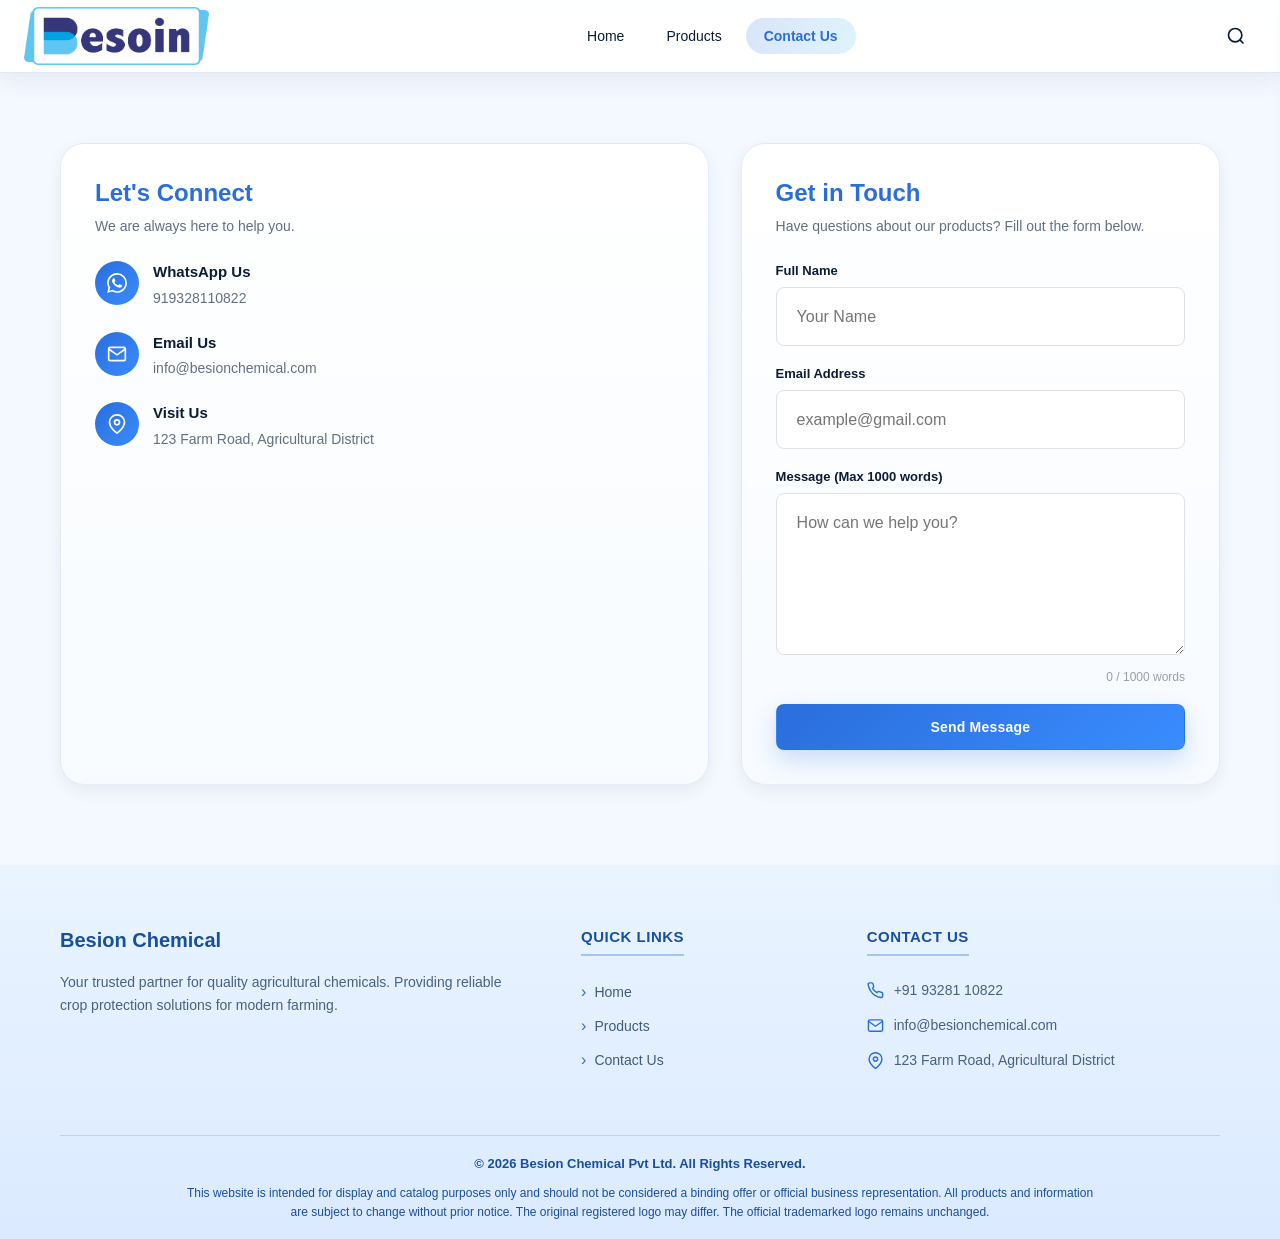
<file: contact.html>
<!DOCTYPE html>
<html lang="en">

<head>
  <meta charset="UTF-8">
  <meta name="viewport" content="width=device-width, initial-scale=1.0">
  <meta http-equiv="Content-Security-Policy"
    content="default-src 'self'; img-src 'self' data: https:; style-src 'self' 'unsafe-inline'; script-src 'self' 'sha256-vvt4KWwuNr51XfE5m+hzeNEGhiOfZzG97ccfqGsPwvE='; connect-src 'self' https:; font-src 'self' data:; object-src 'none'; base-uri 'self'; form-action 'self'; upgrade-insecure-requests">
  <meta name="referrer" content="strict-origin-when-cross-origin">
  <meta http-equiv="X-Content-Type-Options" content="nosniff">
  <title>Contact Us — Besoin Chemical</title>
  <meta name="description" content="India's trusted insecticide and chemical solutions company." />
  <meta name="keywords" content="besoin chemical, insecticides, herbicides, crop protection" />
  <!-- Favicon -->
  <link rel="icon" type="image/png" sizes="32x32" href="images/besoin-logo-v2.png">
  <link rel="icon" type="image/png" sizes="16x16" href="images/besoin-logo-v2.png">
  <link rel="shortcut icon" href="images/besoin-logo-v2.png">
  <link rel="apple-touch-icon" href="images/besoin-logo-v2.png">

  <!-- Open Graph -->
  <meta property="og:type" content="website">
  <meta property="og:url" content="https://besoinchemical.tech/">
  <meta property="og:title" content="Besoin Chemical">
  <meta property="og:description" content="Crop Protection Solutions">
  <meta property="og:image" content="https://besoinchemical.tech/images/besoin-logo-v2.png">
  <meta property="og:image:width" content="1200">
  <meta property="og:image:height" content="630">

  <!-- Twitter -->
  <meta name="twitter:card" content="summary_large_image">
  <meta name="twitter:url" content="https://besoinchemical.tech/">
  <meta name="twitter:title" content="Besoin Chemical">
  <meta name="twitter:description" content="Crop Protection Solutions">
  <meta name="twitter:image" content="https://besoinchemical.tech/images/besoin-logo-v2.png">

  <link rel="stylesheet" href="css/style.css">
</head>

<body>

  <header class="header">
    <nav class="navbar">
      <a class="nav-logo" href="index.html">
        <img class="logo-icon" src="images/besoin-logo-v2.png" alt="Besion Chemical logo">
      </a>
      <ul class="nav-links">
        <li><a href="index.html">Home</a></li>
        <li><a href="products.html">Products</a></li>
        <li><a href="contact.html" class="active">Contact Us</a></li>
      </ul>
      <div class="nav-actions">
        <button class="hamburger" aria-label="Open menu"><span></span><span></span><span></span></button>
        <button class="nav-icon-btn search-toggle" aria-label="Search">
          <svg viewBox="0 0 24 24" fill="none" stroke="currentColor" stroke-width="2">
            <circle cx="11" cy="11" r="8" />
            <path d="m21 21-4.35-4.35" />
          </svg>
        </button>
      </div>
    </nav>
    <div class="search-bar">
      <svg viewBox="0 0 24 24" fill="none" stroke="#999" stroke-width="2" width="20" height="20" style="flex-shrink:0">
        <circle cx="11" cy="11" r="8" />
        <path d="m21 21-4.35-4.35" />
      </svg>
      <input type="text" id="searchInput" name="search" placeholder="Search products..." autocomplete="off">
      <button class="search-close" type="button" aria-label="Close search">✕</button>
      <div class="search-results"></div>
    </div>
  </header>

  <div class="drawer-overlay"></div>
  <nav class="drawer">
    <div class="drawer-header">
      <h3>Categories</h3><button class="drawer-close">✕</button>
    </div>
    <div class="drawer-menu" data-drawer-menu></div>
  </nav>

  <main class="contact-page contact-page-simple" style="background:var(--bg-light)">
    <div class="container">
      <div class="contact-grid contact-grid-split">
        <div class="contact-card contact-info-card">
          <h2 class="contact-card-title">Let's Connect</h2>
          <p class="contact-card-subtitle">We are always here to help you.</p>

          <a class="contact-channel"
            href="https://wa.me/919328110822?text=Hello%2C%20I%20need%20help%20with%20Besion%20Chemical%20products."
            target="_blank" rel="noopener noreferrer">
            <div class="contact-channel-icon">
              <svg viewBox="0 0 24 24" fill="currentColor">
                <path
                  d="M17.472 14.382c-.297-.149-1.758-.867-2.03-.967-.273-.099-.471-.148-.67.15-.197.297-.767.966-.94 1.164-.173.199-.347.223-.644.075-.297-.15-1.255-.463-2.39-1.475-.883-.788-1.48-1.761-1.653-2.059-.173-.297-.018-.458.13-.606.134-.133.298-.347.446-.52.149-.174.198-.298.298-.497.099-.198.05-.371-.025-.52-.075-.149-.669-1.612-.916-2.207-.242-.579-.487-.5-.669-.51-.173-.008-.371-.01-.57-.01-.198 0-.52.074-.792.372-.272.297-1.04 1.016-1.04 2.479 0 1.462 1.065 2.875 1.213 3.074.149.198 2.096 3.2 5.077 4.487.709.306 1.262.489 1.694.625.712.227 1.36.195 1.871.118.571-.085 1.758-.719 2.006-1.413.248-.694.248-1.289.173-1.413-.074-.124-.272-.198-.57-.347m-5.421 7.403h-.004a9.87 9.87 0 01-5.031-1.378l-.361-.214-3.741.982.998-3.648-.235-.374a9.86 9.86 0 01-1.51-5.26c.001-5.45 4.436-9.884 9.888-9.884 2.64 0 5.122 1.03 6.988 2.898a9.825 9.825 0 012.893 6.994c-.003 5.45-4.437 9.884-9.885 9.884m8.413-18.297A11.815 11.815 0 0012.05 0C5.495 0 .16 5.335.157 11.892c0 2.096.547 4.142 1.588 5.945L.057 24l6.305-1.654a11.882 11.882 0 005.683 1.448h.005c6.554 0 11.89-5.335 11.893-11.893a11.821 11.821 0 00-3.48-8.413z" />
              </svg>
            </div>
            <div class="contact-channel-text">
              <strong>WhatsApp Us</strong>
              <span data-contact="whatsapp">+919328110822</span>
            </div>
          </a>

          <a class="contact-channel" data-contact-link="email" href="mailto:info@besionchemical.com">
            <div class="contact-channel-icon">
              <svg viewBox="0 0 24 24" fill="none" stroke="currentColor" stroke-width="2">
                <path d="M4 4h16c1.1 0 2 .9 2 2v12c0 1.1-.9 2-2 2H4c-1.1 0-2-.9-2-2V6c0-1.1.9-2 2-2z" />
                <polyline points="22,6 12,13 2,6" />
              </svg>
            </div>
            <div class="contact-channel-text">
              <strong>Email Us</strong>
              <span data-contact="email">info@besionchemical.com</span>
            </div>
          </a>

          <a class="contact-channel" data-contact-link="address"
            href="https://www.google.com/maps/search/?api=1&query=123%20Farm%20Road%2C%20Agricultural%20District"
            target="_blank" rel="noopener noreferrer">
            <div class="contact-channel-icon">
              <svg viewBox="0 0 24 24" fill="none" stroke="currentColor" stroke-width="2">
                <path d="M21 10c0 7-9 13-9 13s-9-6-9-13a9 9 0 0 1 18 0z" />
                <circle cx="12" cy="10" r="3" />
              </svg>
            </div>
            <div class="contact-channel-text">
              <strong>Visit Us</strong>
              <span data-contact="address">123 Farm Road, Agricultural District</span>
            </div>
          </a>
        </div>

        <div class="contact-card contact-form-card-simple">
          <h2 class="contact-card-title">Get in Touch</h2>
          <p class="contact-card-subtitle">Have questions about our products? Fill out the form below.</p>
          <form class="contact-form" id="contactForm" novalidate>
            <div class="form-group">
              <label for="ctName">Full Name</label>
              <input type="text" class="form-control" id="ctName" placeholder="Your Name" autocomplete="name" required>
            </div>
            <div class="form-group">
              <label for="ctEmail">Email Address</label>
              <input type="email" class="form-control" id="ctEmail" placeholder="example@gmail.com" autocomplete="email"
                required>
            </div>
            <div class="form-group">
              <label for="ctMessage">Message (Max 1000 words)</label>
              <textarea class="form-control" id="ctMessage" rows="5" placeholder="How can we help you?"
                required></textarea>
              <div class="word-counter" id="wordCount">0 / 1000 words</div>
            </div>
            <button class="btn btn-green btn-full" id="contactSubmitBtn" type="submit">Send Message</button>
          </form>
        </div>
      </div>
    </div>
  </main>

  <footer class="footer">
    <div class="container">
      <div class="footer-grid">
        <div class="footer-brand">
          <div class="logo-area">
            <span class="logo-text">Besion Chemical</span>
          </div>
          <p>Your trusted partner for quality agricultural chemicals. Providing reliable crop protection solutions for
            modern farming.</p>
        </div>
        <div class="footer-col">
          <h4>Quick Links</h4>
          <ul class="footer-links">
            <li><a href="index.html">Home</a></li>
            <li><a href="products.html">Products</a></li>
            <li><a href="contact.html">Contact Us</a></li>
          </ul>
        </div>
        <div class="footer-col">
          <h4>Contact Us</h4>
          <ul class="footer-contact">
            <li>
              <svg viewBox="0 0 24 24" fill="none" stroke="currentColor" stroke-width="2">
                <path
                  d="M22 16.92v3a2 2 0 0 1-2.18 2 19.79 19.79 0 0 1-8.63-3.07A19.5 19.5 0 0 1 4.69 12 19.79 19.79 0 0 1 1.61 3.42 2 2 0 0 1 3.6 1.24h3a2 2 0 0 1 2 1.72c.127.96.361 1.903.7 2.81a2 2 0 0 1-.45 2.11L7.91 8.96a16 16 0 0 0 6.13 6.13l.95-.95a2 2 0 0 1 2.11-.45c.907.339 1.85.573 2.81.7A2 2 0 0 1 22 16.92z" />
              </svg>
              <a data-contact="phone" href="tel:+919328110822">+91 93281 10822</a>
            </li>
            <li>
              <svg viewBox="0 0 24 24" fill="none" stroke="currentColor" stroke-width="2">
                <path d="M4 4h16c1.1 0 2 .9 2 2v12c0 1.1-.9 2-2 2H4c-1.1 0-2-.9-2-2V6c0-1.1.9-2 2-2z" />
                <polyline points="22,6 12,13 2,6" />
              </svg>
              <a data-contact="email" href="mailto:info@besionchemical.com">info@besionchemical.com</a>
            </li>
            <li>
              <svg viewBox="0 0 24 24" fill="none" stroke="currentColor" stroke-width="2">
                <path d="M21 10c0 7-9 13-9 13s-9-6-9-13a9 9 0 0 1 18 0z" />
                <circle cx="12" cy="10" r="3" />
              </svg>
              <a data-contact="address"
                href="https://www.google.com/maps/search/?api=1&query=123%20Farm%20Road%2C%20Agricultural%20District"
                target="_blank" rel="noopener noreferrer">123 Farm Road, Agricultural District</a>
            </li>
          </ul>
        </div>
      </div>
      <div class="footer-bottom">
        <span>© 2026 Besion Chemical Pvt Ltd. All Rights Reserved.</span>
        <p class="footer-note">This website is intended for display and catalog purposes only and should not be
          considered a binding offer or official business representation. All products and information are subject to
          change without prior notice. The original registered logo may differ. The official trademarked logo remains
          unchanged.</p>
      </div>
    </div>
  </footer>

  <a class="whatsapp-float" href="#" target="_blank" rel="noopener noreferrer">
    <svg viewBox="0 0 24 24" fill="currentColor">
      <path
        d="M17.472 14.382c-.297-.149-1.758-.867-2.03-.967-.273-.099-.471-.148-.67.15-.197.297-.767.966-.94 1.164-.173.199-.347.223-.644.075-.297-.15-1.255-.463-2.39-1.475-.883-.788-1.48-1.761-1.653-2.059-.173-.297-.018-.458.13-.606.134-.133.298-.347.446-.52.149-.174.198-.298.298-.497.099-.198.05-.371-.025-.52-.075-.149-.669-1.612-.916-2.207-.242-.579-.487-.5-.669-.51-.173-.008-.371-.01-.57-.01-.198 0-.52.074-.792.372-.272.297-1.04 1.016-1.04 2.479 0 1.462 1.065 2.875 1.213 3.074.149.198 2.096 3.2 5.077 4.487.709.306 1.262.489 1.694.625.712.227 1.36.195 1.871.118.571-.085 1.758-.719 2.006-1.413.248-.694.248-1.289.173-1.413-.074-.124-.272-.198-.57-.347m-5.421 7.403h-.004a9.87 9.87 0 01-5.031-1.378l-.361-.214-3.741.982.998-3.648-.235-.374a9.86 9.86 0 01-1.51-5.26c.001-5.45 4.436-9.884 9.888-9.884 2.64 0 5.122 1.03 6.988 2.898a9.825 9.825 0 012.893 6.994c-.003 5.45-4.437 9.884-9.885 9.884m8.413-18.297A11.815 11.815 0 0012.05 0C5.495 0 .16 5.335.157 11.892c0 2.096.547 4.142 1.588 5.945L.057 24l6.305-1.654a11.882 11.882 0 005.683 1.448h.005c6.554 0 11.89-5.335 11.893-11.893a11.821 11.821 0 00-3.48-8.413z" />
    </svg>
    <div class="wa-text">Need help?<small>Chat with us</small></div>
  </a>

  <nav class="bottom-nav">
    <div class="bottom-nav-inner">
      <a href="index.html" class="bottom-nav-item">
        <svg viewBox="0 0 24 24" fill="none" stroke="currentColor" stroke-width="2">
          <path d="M3 9.5L12 4l9 5.5V20a2 2 0 0 1-2 2H5a2 2 0 0 1-2-2Z" />
          <path d="M9 22V12h6v10" />
        </svg>
        Home
      </a>
      <a href="products.html" class="bottom-nav-item">
        <svg viewBox="0 0 24 24" fill="none" stroke="currentColor" stroke-width="2">
          <path d="M16.5 9.4 7.5 4.21" />
          <path
            d="M21 16V8a2 2 0 0 0-1-1.73l-7-4a2 2 0 0 0-2 0l-7 4A2 2 0 0 0 3 8v8a2 2 0 0 0 1 1.73l7 4a2 2 0 0 0 2 0l7-4A2 2 0 0 0 21 16Z" />
          <path d="M3.29 7 12 12l8.71-5" />
          <path d="M12 22V12" />
        </svg>
        Products
      </a>
      <a href="contact.html" class="bottom-nav-item active">
        <svg viewBox="0 0 24 24" fill="none" stroke="currentColor" stroke-width="2">
          <path
            d="M22 16.92v3a2 2 0 0 1-2.18 2 19.86 19.86 0 0 1-8.63-3.07 19.6 19.6 0 0 1-6-6 19.86 19.86 0 0 1-3.07-8.67A2 2 0 0 1 4.11 2h3a2 2 0 0 1 2 1.72c.12.96.36 1.9.7 2.81a2 2 0 0 1-.45 2.11L8.09 9.91a16 16 0 0 0 6 6l1.27-1.27a2 2 0 0 1 2.11-.45c.91.34 1.85.58 2.81.7A2 2 0 0 1 22 16.92Z" />
        </svg>
        Contact
      </a>
    </div>
  </nav>

  <script src="js/config.js"></script>
  <script src="js/script.js"></script>
  <script src="js/contact.js"></script>
</body>

</html>
</file>
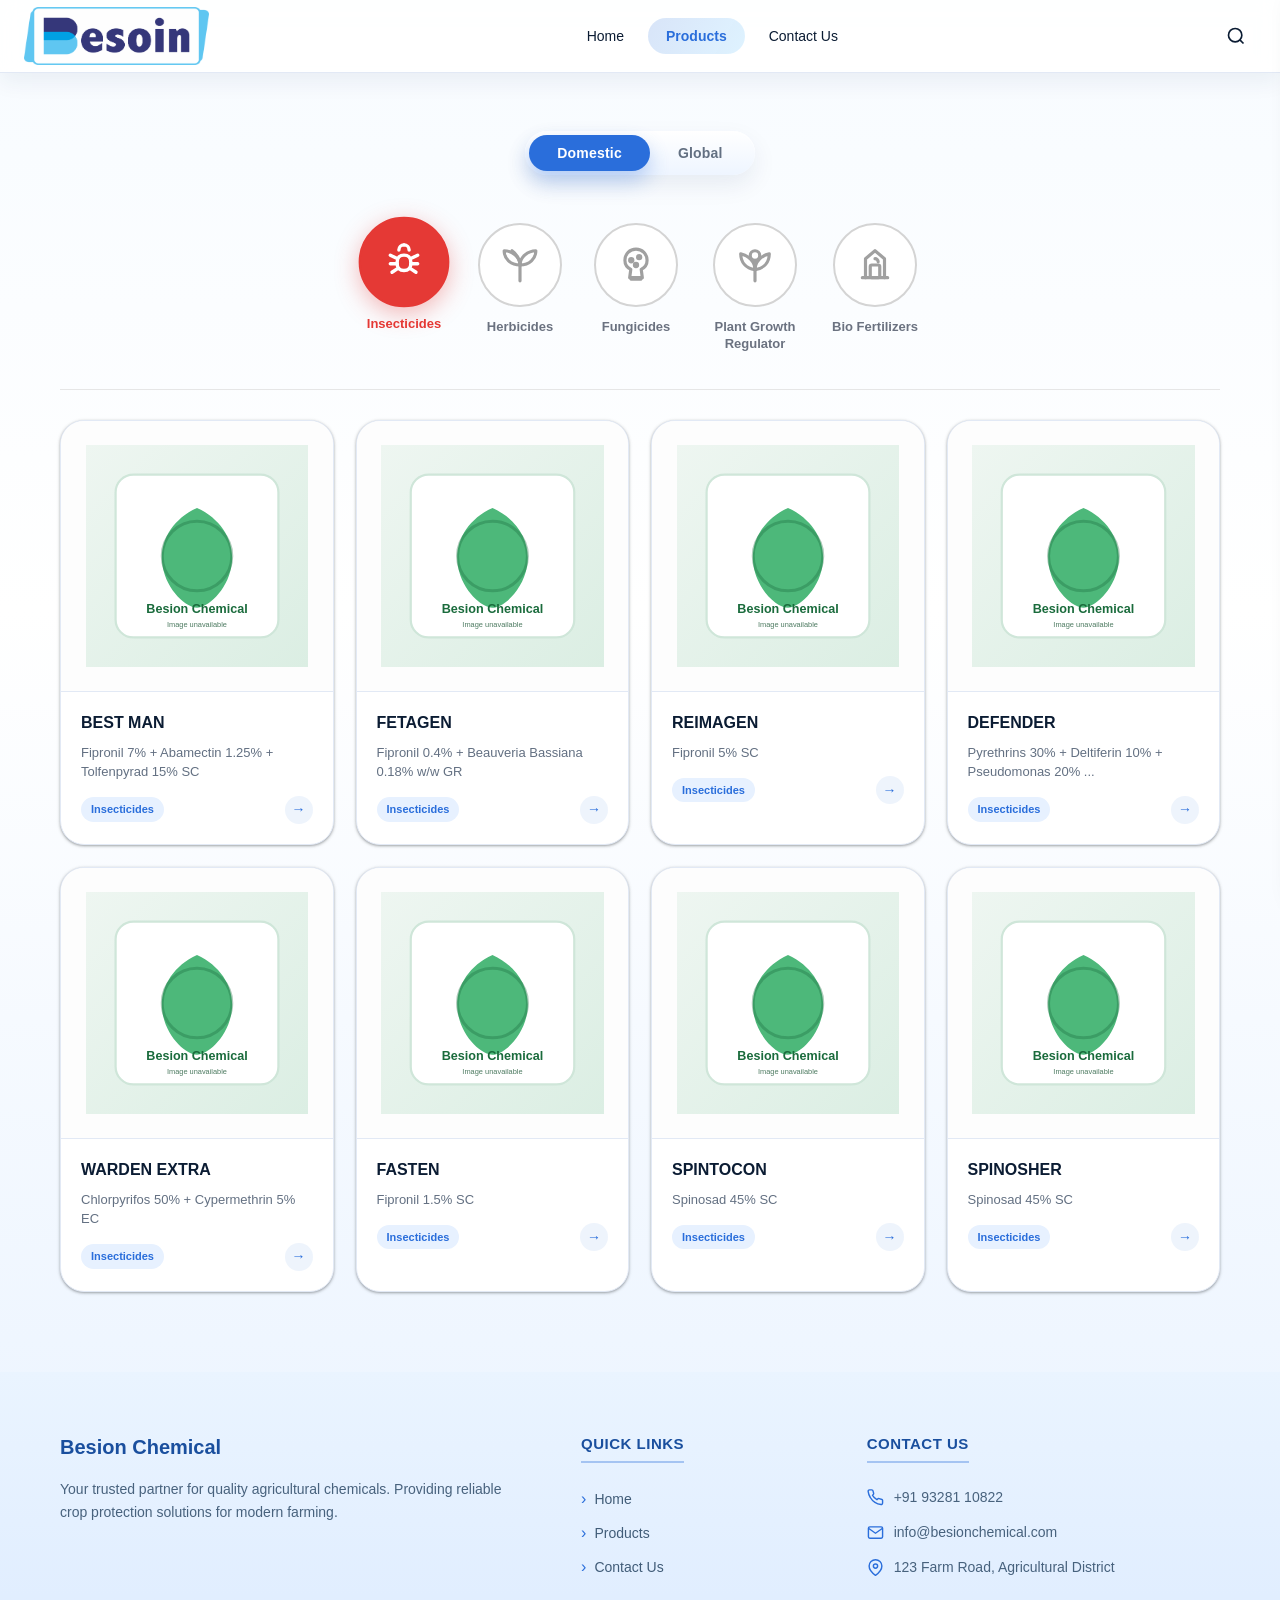
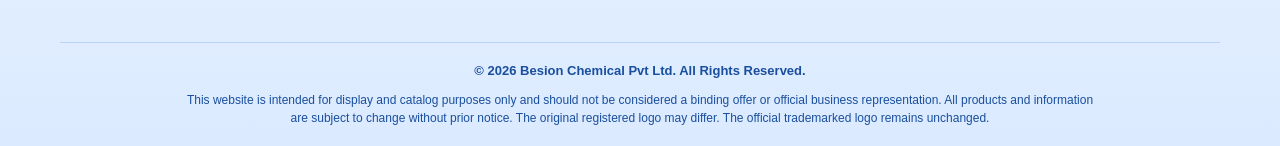
<file: product-details.html>
<!DOCTYPE html>
<html lang="en">

<head>
  <meta charset="UTF-8">
  <meta name="viewport" content="width=device-width, initial-scale=1.0">
  <meta http-equiv="Content-Security-Policy"
    content="default-src 'self'; img-src 'self' data: https:; style-src 'self' 'unsafe-inline'; script-src 'self' 'sha256-vvt4KWwuNr51XfE5m+hzeNEGhiOfZzG97ccfqGsPwvE='; connect-src 'self' https:; font-src 'self' data:; object-src 'none'; base-uri 'self'; form-action 'self'; upgrade-insecure-requests">
  <meta name="referrer" content="strict-origin-when-cross-origin">
  <meta http-equiv="X-Content-Type-Options" content="nosniff">
  <title>Product Details — Besoin Chemical</title>
  <meta name="description" content="India's trusted insecticide and chemical solutions company." />
  <meta name="keywords" content="besoin chemical, insecticides, herbicides, crop protection" />
  <!-- Favicon -->
  <link rel="icon" type="image/png" sizes="32x32" href="images/besoin-logo-v2.png">
  <link rel="icon" type="image/png" sizes="16x16" href="images/besoin-logo-v2.png">
  <link rel="shortcut icon" href="images/besoin-logo-v2.png">
  <link rel="apple-touch-icon" href="images/besoin-logo-v2.png">

  <!-- Open Graph -->
  <meta property="og:type" content="website">
  <meta property="og:url" content="https://besoinchemical.tech/">
  <meta property="og:title" content="Besoin Chemical">
  <meta property="og:description" content="Crop Protection Solutions">
  <meta property="og:image" content="https://besoinchemical.tech/images/besoin-logo-v2.png">
  <meta property="og:image:width" content="1200">
  <meta property="og:image:height" content="630">

  <!-- Twitter -->
  <meta name="twitter:card" content="summary_large_image">
  <meta name="twitter:url" content="https://besoinchemical.tech/">
  <meta name="twitter:title" content="Besoin Chemical">
  <meta name="twitter:description" content="Crop Protection Solutions">
  <meta name="twitter:image" content="https://besoinchemical.tech/images/besoin-logo-v2.png">

  <link rel="stylesheet" href="css/style.css">
</head>

<body>

  <header class="header">
    <nav class="navbar">
      <a class="nav-logo" href="index.html">
        <img class="logo-icon" src="images/besoin-logo-v2.png" alt="Besion Chemical logo">
      </a>
      <ul class="nav-links">
        <li><a href="index.html">Home</a></li>
        <li><a href="products.html" class="active">Products</a></li>
        <li><a href="contact.html">Contact Us</a></li>
      </ul>
      <div class="nav-actions">
        <button class="hamburger" aria-label="Open menu"><span></span><span></span><span></span></button>
        <button class="nav-icon-btn search-toggle" aria-label="Search">
          <svg viewBox="0 0 24 24" fill="none" stroke="currentColor" stroke-width="2">
            <circle cx="11" cy="11" r="8" />
            <path d="m21 21-4.35-4.35" />
          </svg>
        </button>
      </div>
    </nav>
    <div class="search-bar">
      <svg viewBox="0 0 24 24" fill="none" stroke="#999" stroke-width="2" width="20" height="20" style="flex-shrink:0">
        <circle cx="11" cy="11" r="8" />
        <path d="m21 21-4.35-4.35" />
      </svg>
      <input type="text" id="searchInput" name="search" placeholder="Search products..." autocomplete="off">
      <button class="search-close" type="button" aria-label="Close search">✕</button>
      <div class="search-results"></div>
    </div>
  </header>

  <div class="drawer-overlay"></div>
  <nav class="drawer">
    <div class="drawer-header">
      <h3>Categories</h3><button class="drawer-close">✕</button>
    </div>
    <div class="drawer-menu" data-drawer-menu></div>
  </nav>

  <!-- ═══════════════════ PRODUCT DETAILS ═══════════════════ -->
  <main class="product-details-page">
    <div class="container">
      <div class="mobile-back">
        <a href="products.html" class="back-to-category" id="backToCategory" aria-label="Back to category">
          <svg viewBox="0 0 24 24" fill="none" stroke="currentColor" stroke-width="2" width="18" height="18">
            <path d="M15 18l-6-6 6-6" />
          </svg>
          Back to Category
        </a>
      </div>
      <!-- Breadcrumb -->
      <div class="breadcrumb">
        <a href="index.html">Home</a>
        <svg viewBox="0 0 24 24" fill="none" stroke="currentColor" stroke-width="2" width="14" height="14">
          <path d="m9 18 6-6-6-6" />
        </svg>
        <a href="products.html">Products</a>
        <svg viewBox="0 0 24 24" fill="none" stroke="currentColor" stroke-width="2" width="14" height="14">
          <path d="m9 18 6-6-6-6" />
        </svg>
        <span id="breadProduct">Product</span>
      </div>

      <div class="product-details-grid" id="productContent">
        <!-- Loading state -->
        <div style="grid-column:1/-1;text-align:center;padding:80px 20px">
          <div
            style="width:50px;height:50px;border:3px solid #e8f5ee;border-top-color:var(--primary);border-radius:50%;animation:spin 0.8s linear infinite;margin:0 auto 16px">
          </div>
          <p style="color:var(--text-muted)">Loading product...</p>
        </div>
      </div>

      <!-- Related Products -->
      <div id="relatedSection"
        style="display:none; padding: 50px 0 40px; border-top:1px solid var(--border); margin-top:40px;">
        <h2 style="font-size:22px; font-weight:700; color:var(--text-dark); margin-bottom:24px;">Related Products</h2>
        <div class="products-grid" id="relatedGrid"></div>
      </div>
    </div>
  </main>

  <footer class="footer">
    <div class="container">
      <div class="footer-grid">
        <div class="footer-brand">
          <div class="logo-area">
            <span class="logo-text">Besion Chemical</span>
          </div>
          <p>Your trusted partner for quality agricultural chemicals. Providing reliable crop protection solutions for
            modern farming.</p>
        </div>
        <div class="footer-col">
          <h4>Quick Links</h4>
          <ul class="footer-links">
            <li><a href="index.html">Home</a></li>
            <li><a href="products.html">Products</a></li>
            <li><a href="contact.html">Contact Us</a></li>
          </ul>
        </div>
        <div class="footer-col">
          <h4>Contact Us</h4>
          <ul class="footer-contact">
            <li>
              <svg viewBox="0 0 24 24" fill="none" stroke="currentColor" stroke-width="2">
                <path
                  d="M22 16.92v3a2 2 0 0 1-2.18 2 19.79 19.79 0 0 1-8.63-3.07A19.5 19.5 0 0 1 4.69 12 19.79 19.79 0 0 1 1.61 3.42 2 2 0 0 1 3.6 1.24h3a2 2 0 0 1 2 1.72c.127.96.361 1.903.7 2.81a2 2 0 0 1-.45 2.11L7.91 8.96a16 16 0 0 0 6.13 6.13l.95-.95a2 2 0 0 1 2.11-.45c.907.339 1.85.573 2.81.7A2 2 0 0 1 22 16.92z" />
              </svg>
              <a data-contact="phone" href="tel:+919328110822">+91 93281 10822</a>
            </li>
            <li>
              <svg viewBox="0 0 24 24" fill="none" stroke="currentColor" stroke-width="2">
                <path d="M4 4h16c1.1 0 2 .9 2 2v12c0 1.1-.9 2-2 2H4c-1.1 0-2-.9-2-2V6c0-1.1.9-2 2-2z" />
                <polyline points="22,6 12,13 2,6" />
              </svg>
              <a data-contact="email" href="mailto:info@besionchemical.com">info@besionchemical.com</a>
            </li>
            <li>
              <svg viewBox="0 0 24 24" fill="none" stroke="currentColor" stroke-width="2">
                <path d="M21 10c0 7-9 13-9 13s-9-6-9-13a9 9 0 0 1 18 0z" />
                <circle cx="12" cy="10" r="3" />
              </svg>
              <a data-contact="address"
                href="https://www.google.com/maps/search/?api=1&query=123%20Farm%20Road%2C%20Agricultural%20District"
                target="_blank" rel="noopener noreferrer">123 Farm Road, Agricultural District</a>
            </li>
          </ul>
        </div>
      </div>
      <div class="footer-bottom">
        <span>© 2026 Besion Chemical Pvt Ltd. All Rights Reserved.</span>
        <p class="footer-note">This website is intended for display and catalog purposes only and should not be
          considered a binding offer or official business representation. All products and information are subject to
          change without prior notice. The original registered logo may differ. The official trademarked logo remains
          unchanged.</p>
      </div>
    </div>
  </footer>

  <a class="whatsapp-float" href="#" id="waFloat" target="_blank" rel="noopener noreferrer">
    <svg viewBox="0 0 24 24" fill="currentColor">
      <path
        d="M17.472 14.382c-.297-.149-1.758-.867-2.03-.967-.273-.099-.471-.148-.67.15-.197.297-.767.966-.94 1.164-.173.199-.347.223-.644.075-.297-.15-1.255-.463-2.39-1.475-.883-.788-1.48-1.761-1.653-2.059-.173-.297-.018-.458.13-.606.134-.133.298-.347.446-.52.149-.174.198-.298.298-.497.099-.198.05-.371-.025-.52-.075-.149-.669-1.612-.916-2.207-.242-.579-.487-.5-.669-.51-.173-.008-.371-.01-.57-.01-.198 0-.52.074-.792.372-.272.297-1.04 1.016-1.04 2.479 0 1.462 1.065 2.875 1.213 3.074.149.198 2.096 3.2 5.077 4.487.709.306 1.262.489 1.694.625.712.227 1.36.195 1.871.118.571-.085 1.758-.719 2.006-1.413.248-.694.248-1.289.173-1.413-.074-.124-.272-.198-.57-.347m-5.421 7.403h-.004a9.87 9.87 0 01-5.031-1.378l-.361-.214-3.741.982.998-3.648-.235-.374a9.86 9.86 0 01-1.51-5.26c.001-5.45 4.436-9.884 9.888-9.884 2.64 0 5.122 1.03 6.988 2.898a9.825 9.825 0 012.893 6.994c-.003 5.45-4.437 9.884-9.885 9.884m8.413-18.297A11.815 11.815 0 0012.05 0C5.495 0 .16 5.335.157 11.892c0 2.096.547 4.142 1.588 5.945L.057 24l6.305-1.654a11.882 11.882 0 005.683 1.448h.005c6.554 0 11.89-5.335 11.893-11.893a11.821 11.821 0 00-3.48-8.413z" />
    </svg>
    <div class="wa-text">Need help?<small>Chat with us</small></div>
  </a>

  <nav class="bottom-nav">
    <div class="bottom-nav-inner">
      <a href="index.html" class="bottom-nav-item"><svg viewBox="0 0 24 24" fill="none" stroke="currentColor"
          stroke-width="2">
          <path d="m3 9 9-7 9 7v11a2 2 0 0 1-2 2H5a2 2 0 0 1-2-2z" />
          <polyline points="9 22 9 12 15 12 15 22" />
        </svg>Home</a>
      <a href="products.html" class="bottom-nav-item active"><svg viewBox="0 0 24 24" fill="none" stroke="currentColor"
          stroke-width="2">
          <path d="M20 7H4a2 2 0 0 0-2 2v6a2 2 0 0 0 2 2h16a2 2 0 0 0 2-2V9a2 2 0 0 0-2-2z" />
          <path d="M16 21V5a2 2 0 0 0-2-2h-4a2 2 0 0 0-2 2v16" />
        </svg>Products</a>
      <a href="contact.html" class="bottom-nav-item"><svg viewBox="0 0 24 24" fill="none" stroke="currentColor"
          stroke-width="2">
          <path
            d="M22 16.92v3a2 2 0 0 1-2.18 2 19.79 19.79 0 0 1-8.63-3.07A19.5 19.5 0 0 1 4.69 12 19.79 19.79 0 0 1 1.61 3.42 2 2 0 0 1 3.6 1.24h3a2 2 0 0 1 2 1.72c.127.96.361 1.903.7 2.81a2 2 0 0 1-.45 2.11L7.91 8.96a16 16 0 0 0 6.13 6.13l.95-.95a2 2 0 0 1 2.11-.45c.907.339 1.85.573 2.81.7A2 2 0 0 1 22 16.92z" />
        </svg>Contact</a>
    </div>
  </nav>

  <script src="js/config.js"></script>
  <script src="js/script.js"></script>
  <script src="js/product-details.js"></script>
</body>

</html>
</file>
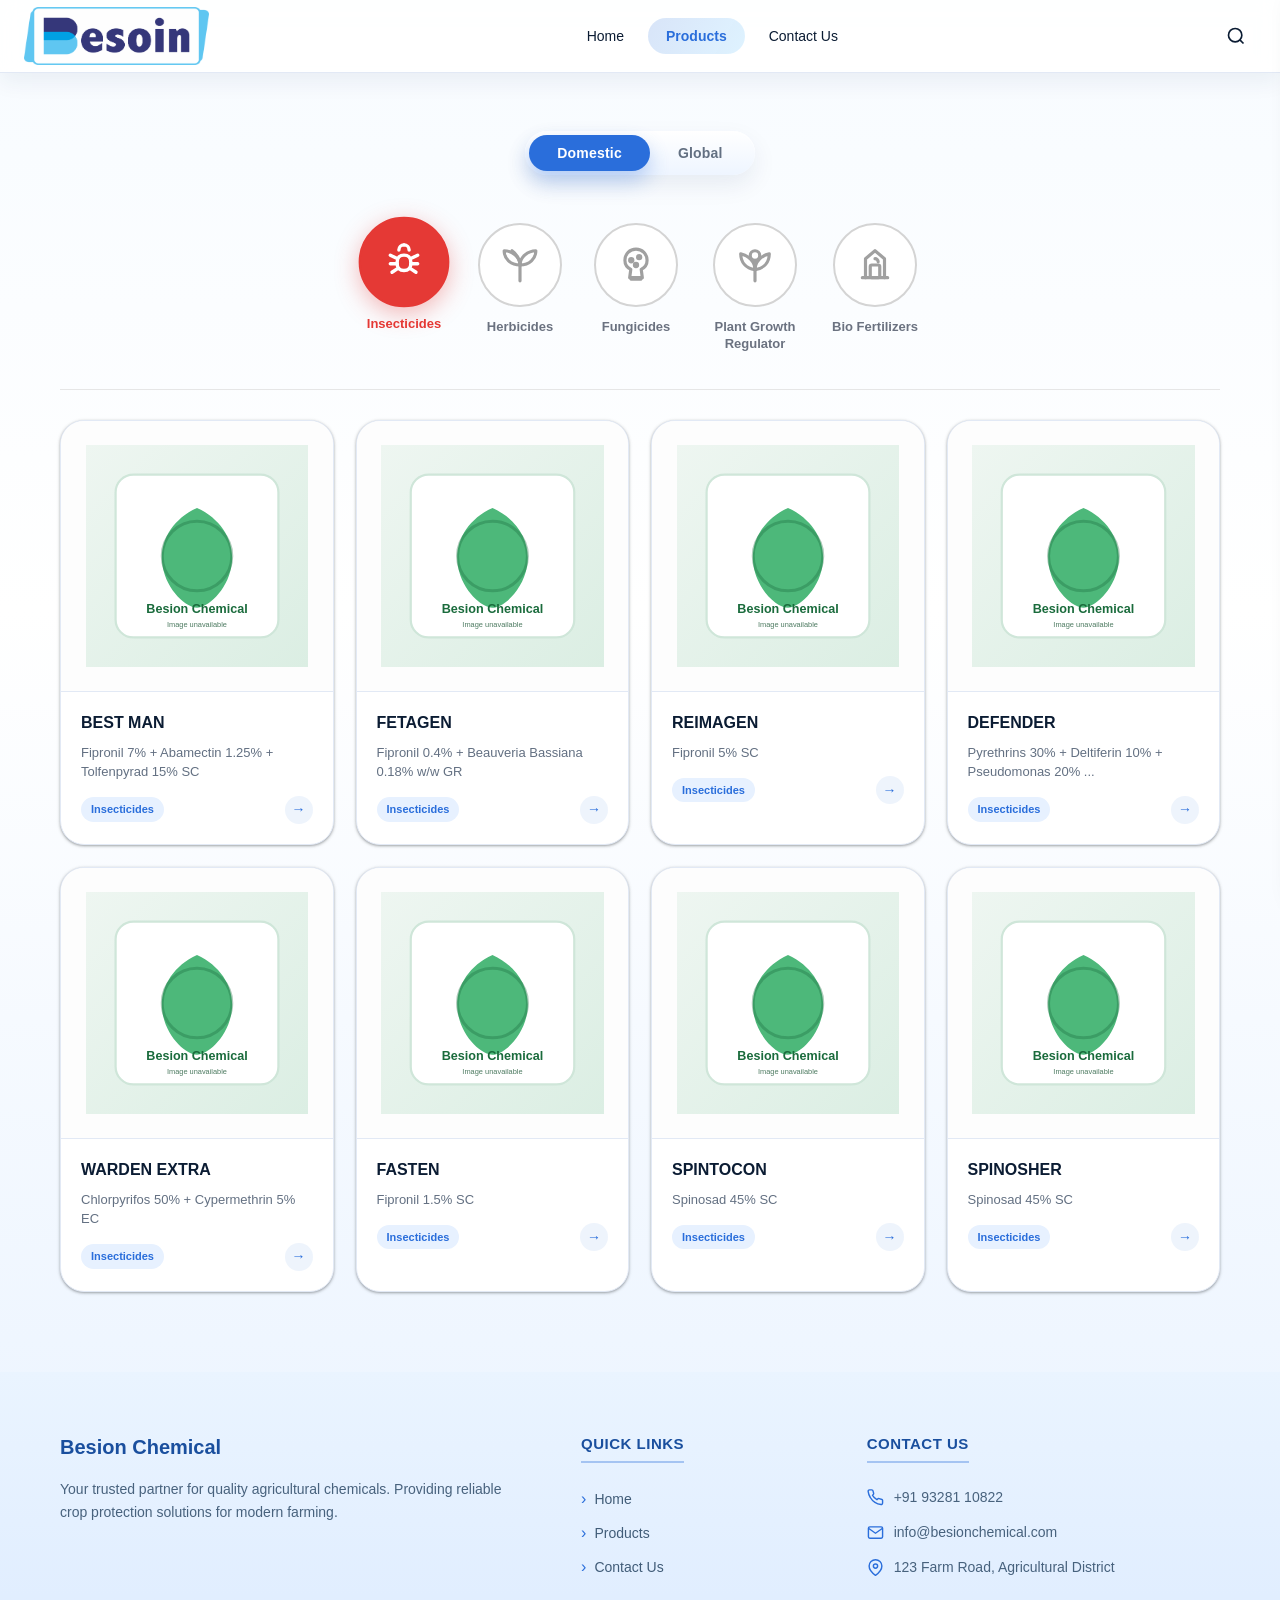
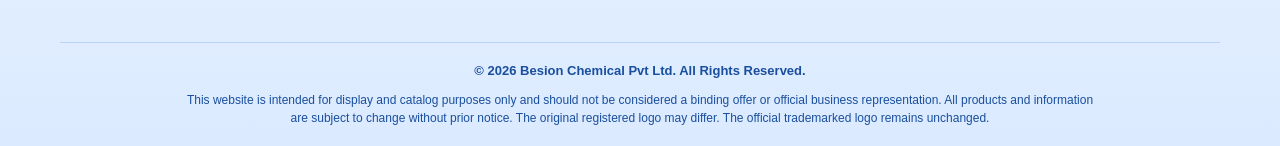
<file: products.html>
<!DOCTYPE html>
<html lang="en">

<head>
  <meta charset="UTF-8">
  <meta name="viewport" content="width=device-width, initial-scale=1.0">
  <meta http-equiv="Content-Security-Policy"
    content="default-src 'self'; img-src 'self' data: https:; style-src 'self' 'unsafe-inline'; script-src 'self' 'sha256-vvt4KWwuNr51XfE5m+hzeNEGhiOfZzG97ccfqGsPwvE='; connect-src 'self' https:; font-src 'self' data:; object-src 'none'; base-uri 'self'; form-action 'self'; upgrade-insecure-requests">
  <meta name="referrer" content="strict-origin-when-cross-origin">
  <meta http-equiv="X-Content-Type-Options" content="nosniff">
  <title>Products — Besoin Chemical</title>
  <meta name="description" content="India's trusted insecticide and chemical solutions company." />
  <meta name="keywords" content="besoin chemical, insecticides, herbicides, crop protection" />
  <!-- Favicon -->
  <link rel="icon" type="image/png" sizes="32x32" href="images/besoin-logo-v2.png">
  <link rel="icon" type="image/png" sizes="16x16" href="images/besoin-logo-v2.png">
  <link rel="shortcut icon" href="images/besoin-logo-v2.png">
  <link rel="apple-touch-icon" href="images/besoin-logo-v2.png">

  <!-- Open Graph -->
  <meta property="og:type" content="website">
  <meta property="og:url" content="https://besoinchemical.tech/">
  <meta property="og:title" content="Besoin Chemical">
  <meta property="og:description" content="Crop Protection Solutions">
  <meta property="og:image" content="https://besoinchemical.tech/images/besoin-logo-v2.png">
  <meta property="og:image:width" content="1200">
  <meta property="og:image:height" content="630">

  <!-- Twitter -->
  <meta name="twitter:card" content="summary_large_image">
  <meta name="twitter:url" content="https://besoinchemical.tech/">
  <meta name="twitter:title" content="Besoin Chemical">
  <meta name="twitter:description" content="Crop Protection Solutions">
  <meta name="twitter:image" content="https://besoinchemical.tech/images/besoin-logo-v2.png">

  <link rel="stylesheet" href="css/style.css">
</head>

<body>

  <!-- ═══════════════════ HEADER ═══════════════════ -->
  <header class="header">
    <nav class="navbar">
      <a class="nav-logo" href="index.html">
        <img class="logo-icon" src="images/besoin-logo-v2.png" alt="Besion Chemical logo">
      </a>
      <ul class="nav-links">
        <li><a href="index.html">Home</a></li>
        <li><a href="products.html" class="active">Products</a></li>
        <li><a href="contact.html">Contact Us</a></li>
      </ul>
      <div class="nav-actions">
        <button class="hamburger" aria-label="Open menu"><span></span><span></span><span></span></button>
        <button class="nav-icon-btn search-toggle" aria-label="Search">
          <svg viewBox="0 0 24 24" fill="none" stroke="currentColor" stroke-width="2">
            <circle cx="11" cy="11" r="8" />
            <path d="m21 21-4.35-4.35" />
          </svg>
        </button>
      </div>
    </nav>
    <div class="search-bar">
      <svg viewBox="0 0 24 24" fill="none" stroke="#999" stroke-width="2" width="20" height="20" style="flex-shrink:0">
        <circle cx="11" cy="11" r="8" />
        <path d="m21 21-4.35-4.35" />
      </svg>
      <input type="text" id="searchInput" name="search" placeholder="Search products..." autocomplete="off">
      <button class="search-close" type="button" aria-label="Close search">✕</button>
      <div class="search-results"></div>
    </div>
  </header>

  <!-- DRAWER -->
  <div class="drawer-overlay"></div>
  <nav class="drawer">
    <div class="drawer-header">
      <h3>Categories</h3><button class="drawer-close">✕</button>
    </div>
    <div class="drawer-menu" data-drawer-menu></div>
  </nav>

  <!-- ═══════════════════ PRODUCTS MAIN ═══════════════════ -->
  <main>
    <div class="container">
      <div class="products-header">
        <!-- Domestic / Global Toggle + Category row -->
        <div
          style="display:flex; align-items:center; justify-content:center; flex-wrap:wrap; gap:16px; padding-top:28px;">
          <div class="toggle-group" id="marketToggle">
            <button class="toggle-btn active" data-market="domestic">Domestic</button>
            <button class="toggle-btn" data-market="global">Global</button>
          </div>
        </div>

        <!-- Category Icons -->
        <div class="category-icons" id="categoryIcons">
          <div class="cat-item active" data-cat="insecticides" role="button" tabindex="0">
            <div class="cat-icon-wrap">
              <svg class="cat-icon" viewBox="0 0 24 24" aria-hidden="true" focusable="false">
                <path d="M12 2a3 3 0 0 1 3 3" />
                <path d="M9 5a3 3 0 0 1 3-3" />
                <path d="M12 8c-2.5 0-4 1.5-4 4v1c0 2.5 1.5 4 4 4s4-1.5 4-4v-1c0-2.5-1.5-4-4-4Z" />
                <path d="M8 10 4 8" />
                <path d="M8 13 4 13" />
                <path d="M8 16 5 18" />
                <path d="M16 10l4-2" />
                <path d="M16 13h4" />
                <path d="M16 16l3 2" />
              </svg>
            </div>
            <span class="cat-label">Insecticides</span>
          </div>
          <div class="cat-item" data-cat="herbicides" role="button" tabindex="0">
            <div class="cat-icon-wrap">
              <svg class="cat-icon" viewBox="0 0 24 24" aria-hidden="true" focusable="false">
                <path d="M12 22V12" />
                <path d="M12 12C12 7 17 3 22 3c0 5-4 9-10 9Z" />
                <path d="M12 12C12 7 7 3 2 3c0 5 4 9 10 9Z" />
                <path d="M12 12c0-3-2-7-5-9" />
              </svg>
            </div>
            <span class="cat-label">Herbicides</span>
          </div>
          <div class="cat-item" data-cat="fungicides" role="button" tabindex="0">
            <div class="cat-icon-wrap">
              <svg class="cat-icon" viewBox="0 0 24 24" aria-hidden="true" focusable="false">
                <path d="M12 2C8 2 5 5 5 9c0 2.5 1.5 4.7 3.7 5.8L8 20h8l-.7-5.2C17.5 13.7 19 11.5 19 9c0-4-3-7-7-7Z" />
                <path d="M9 21h6" />
                <circle cx="9" cy="9" r="1" />
                <circle cx="14" cy="7" r="1" />
                <circle cx="12" cy="12" r="1" />
              </svg>
            </div>
            <span class="cat-label">Fungicides</span>
          </div>
          <div class="cat-item" data-cat="pgr" role="button" tabindex="0">
            <div class="cat-icon-wrap">
              <svg class="cat-icon" viewBox="0 0 24 24" aria-hidden="true" focusable="false">
                <path d="M12 22v-7" />
                <path d="M12 15C12 10 16 6 21 5c0 5-3 9-9 10Z" />
                <path d="M12 15C12 10 8 6 3 5c0 5 3 9 9 10Z" />
                <circle cx="12" cy="6" r="3" />
                <path d="M12 9v6" />
              </svg>
            </div>
            <span class="cat-label">Plant Growth Regulator</span>
          </div>
          <div class="cat-item" data-cat="biofertilizers" role="button" tabindex="0">
            <div class="cat-icon-wrap">
              <svg class="cat-icon" viewBox="0 0 24 24" aria-hidden="true" focusable="false">
                <path d="M4 20h16" />
                <path d="M6 20V8l6-5 6 5v12" />
                <rect x="9" y="12" width="6" height="8" rx="1" />
                <path d="M12 8a2 2 0 0 1 2 2" />
              </svg>
            </div>
            <span class="cat-label">Bio Fertilizers</span>
          </div>
        </div>

        <!-- Global Category Icons -->
        <div class="category-icons" id="globalCategoryIcons" style="display:none">
          <div class="cat-item" data-cat="insecticides" role="button" tabindex="0">
            <div class="cat-icon-wrap">
              <svg class="cat-icon" viewBox="0 0 24 24" aria-hidden="true" focusable="false">
                <path d="M12 2a3 3 0 0 1 3 3" />
                <path d="M9 5a3 3 0 0 1 3-3" />
                <path d="M12 8c-2.5 0-4 1.5-4 4v1c0 2.5 1.5 4 4 4s4-1.5 4-4v-1c0-2.5-1.5-4-4-4Z" />
                <path d="M8 10 4 8" />
                <path d="M8 13 4 13" />
                <path d="M8 16 5 18" />
                <path d="M16 10l4-2" />
                <path d="M16 13h4" />
                <path d="M16 16l3 2" />
              </svg>
            </div>
            <span class="cat-label">Insecticides</span>
          </div>
          <div class="cat-item" data-cat="herbicides" role="button" tabindex="0">
            <div class="cat-icon-wrap">
              <svg class="cat-icon" viewBox="0 0 24 24" aria-hidden="true" focusable="false">
                <path d="M12 22V12" />
                <path d="M12 12C12 7 17 3 22 3c0 5-4 9-10 9Z" />
                <path d="M12 12C12 7 7 3 2 3c0 5 4 9 10 9Z" />
                <path d="M12 12c0-3-2-7-5-9" />
              </svg>
            </div>
            <span class="cat-label">Herbicides</span>
          </div>
          <div class="cat-item" data-cat="fungicides" role="button" tabindex="0">
            <div class="cat-icon-wrap">
              <svg class="cat-icon" viewBox="0 0 24 24" aria-hidden="true" focusable="false">
                <path d="M12 2C8 2 5 5 5 9c0 2.5 1.5 4.7 3.7 5.8L8 20h8l-.7-5.2C17.5 13.7 19 11.5 19 9c0-4-3-7-7-7Z" />
                <path d="M9 21h6" />
                <circle cx="9" cy="9" r="1" />
                <circle cx="14" cy="7" r="1" />
                <circle cx="12" cy="12" r="1" />
              </svg>
            </div>
            <span class="cat-label">Fungicides</span>
          </div>
          <div class="cat-item" data-cat="pgr" role="button" tabindex="0">
            <div class="cat-icon-wrap">
              <svg class="cat-icon" viewBox="0 0 24 24" aria-hidden="true" focusable="false">
                <path d="M12 22v-7" />
                <path d="M12 15C12 10 16 6 21 5c0 5-3 9-9 10Z" />
                <path d="M12 15C12 10 8 6 3 5c0 5 3 9 9 10Z" />
                <circle cx="12" cy="6" r="3" />
                <path d="M12 9v6" />
              </svg>
            </div>
            <span class="cat-label">Plant Growth Regulator (PGR)</span>
          </div>
        </div>
      </div>

      <!-- Products Section -->
      <div id="domesticSection">
        <div class="products-grid" id="productsGrid"></div>
      </div>

      <!-- Global Section -->
      <div id="globalSection" style="display:none; padding-bottom:60px;">
        <div id="globalPrompt" class="empty-state">
          <svg viewBox="0 0 24 24" fill="none" stroke="currentColor" stroke-width="1.6">
            <circle cx="12" cy="12" r="10" />
            <path d="M12 8v4" />
            <circle cx="12" cy="16" r="1" />
          </svg>
          <p>Select a category to view Technicals and Formulations.</p>
        </div>
        <div id="globalContent" style="display:none;">
          <div class="technicals-section">
            <h2 class="section-heading">Technicals</h2>
            <div class="technicals-grid" id="globalTechnicalsGrid"></div>
          </div>
          <div class="formulations-section">
            <h2 class="section-heading">Formulations</h2>
            <div class="formulations-grid" id="globalFormulationsGrid"></div>
          </div>
        </div>
      </div>
    </div>
  </main>

  <!-- ═══════════════════ FOOTER ═══════════════════ -->
  <footer class="footer">
    <div class="container">
      <div class="footer-grid">
        <div class="footer-brand">
          <div class="logo-area">
            <span class="logo-text">Besion Chemical</span>
          </div>
          <p>Your trusted partner for quality agricultural chemicals. Providing reliable crop protection solutions for
            modern farming.</p>
        </div>
        <div class="footer-col">
          <h4>Quick Links</h4>
          <ul class="footer-links">
            <li><a href="index.html">Home</a></li>
            <li><a href="products.html">Products</a></li>
            <li><a href="contact.html">Contact Us</a></li>
          </ul>
        </div>
        <div class="footer-col">
          <h4>Contact Us</h4>
          <ul class="footer-contact">
            <li>
              <svg viewBox="0 0 24 24" fill="none" stroke="currentColor" stroke-width="2">
                <path
                  d="M22 16.92v3a2 2 0 0 1-2.18 2 19.79 19.79 0 0 1-8.63-3.07A19.5 19.5 0 0 1 4.69 12 19.79 19.79 0 0 1 1.61 3.42 2 2 0 0 1 3.6 1.24h3a2 2 0 0 1 2 1.72c.127.96.361 1.903.7 2.81a2 2 0 0 1-.45 2.11L7.91 8.96a16 16 0 0 0 6.13 6.13l.95-.95a2 2 0 0 1 2.11-.45c.907.339 1.85.573 2.81.7A2 2 0 0 1 22 16.92z" />
              </svg>
              <a data-contact="phone" href="tel:+919328110822">+91 93281 10822</a>
            </li>
            <li>
              <svg viewBox="0 0 24 24" fill="none" stroke="currentColor" stroke-width="2">
                <path d="M4 4h16c1.1 0 2 .9 2 2v12c0 1.1-.9 2-2 2H4c-1.1 0-2-.9-2-2V6c0-1.1.9-2 2-2z" />
                <polyline points="22,6 12,13 2,6" />
              </svg>
              <a data-contact="email" href="mailto:info@besionchemical.com">info@besionchemical.com</a>
            </li>
            <li>
              <svg viewBox="0 0 24 24" fill="none" stroke="currentColor" stroke-width="2">
                <path d="M21 10c0 7-9 13-9 13s-9-6-9-13a9 9 0 0 1 18 0z" />
                <circle cx="12" cy="10" r="3" />
              </svg>
              <a data-contact="address"
                href="https://www.google.com/maps/search/?api=1&query=123%20Farm%20Road%2C%20Agricultural%20District"
                target="_blank" rel="noopener noreferrer">123 Farm Road, Agricultural District</a>
            </li>
          </ul>
        </div>
      </div>
      <div class="footer-bottom">
        <span>© 2026 Besion Chemical Pvt Ltd. All Rights Reserved.</span>
        <p class="footer-note">This website is intended for display and catalog purposes only and should not be
          considered a binding offer or official business representation. All products and information are subject to
          change without prior notice. The original registered logo may differ. The official trademarked logo remains
          unchanged.</p>
      </div>
    </div>
  </footer>

  <a class="whatsapp-float" href="#" target="_blank" rel="noopener noreferrer">
    <svg viewBox="0 0 24 24" fill="currentColor">
      <path
        d="M17.472 14.382c-.297-.149-1.758-.867-2.03-.967-.273-.099-.471-.148-.67.15-.197.297-.767.966-.94 1.164-.173.199-.347.223-.644.075-.297-.15-1.255-.463-2.39-1.475-.883-.788-1.48-1.761-1.653-2.059-.173-.297-.018-.458.13-.606.134-.133.298-.347.446-.52.149-.174.198-.298.298-.497.099-.198.05-.371-.025-.52-.075-.149-.669-1.612-.916-2.207-.242-.579-.487-.5-.669-.51-.173-.008-.371-.01-.57-.01-.198 0-.52.074-.792.372-.272.297-1.04 1.016-1.04 2.479 0 1.462 1.065 2.875 1.213 3.074.149.198 2.096 3.2 5.077 4.487.709.306 1.262.489 1.694.625.712.227 1.36.195 1.871.118.571-.085 1.758-.719 2.006-1.413.248-.694.248-1.289.173-1.413-.074-.124-.272-.198-.57-.347m-5.421 7.403h-.004a9.87 9.87 0 01-5.031-1.378l-.361-.214-3.741.982.998-3.648-.235-.374a9.86 9.86 0 01-1.51-5.26c.001-5.45 4.436-9.884 9.888-9.884 2.64 0 5.122 1.03 6.988 2.898a9.825 9.825 0 012.893 6.994c-.003 5.45-4.437 9.884-9.885 9.884m8.413-18.297A11.815 11.815 0 0012.05 0C5.495 0 .16 5.335.157 11.892c0 2.096.547 4.142 1.588 5.945L.057 24l6.305-1.654a11.882 11.882 0 005.683 1.448h.005c6.554 0 11.89-5.335 11.893-11.893a11.821 11.821 0 00-3.48-8.413z" />
    </svg>
    <div class="wa-text">Need help?<small>Chat with us</small></div>
  </a>

  <nav class="bottom-nav">
    <div class="bottom-nav-inner">
      <a href="index.html" class="bottom-nav-item">
        <svg viewBox="0 0 24 24" fill="none" stroke="currentColor" stroke-width="2">
          <path d="M3 9.5L12 4l9 5.5V20a2 2 0 0 1-2 2H5a2 2 0 0 1-2-2Z" />
          <path d="M9 22V12h6v10" />
        </svg>
        Home
      </a>
      <a href="products.html" class="bottom-nav-item active">
        <svg viewBox="0 0 24 24" fill="none" stroke="currentColor" stroke-width="2">
          <path d="M16.5 9.4 7.5 4.21" />
          <path
            d="M21 16V8a2 2 0 0 0-1-1.73l-7-4a2 2 0 0 0-2 0l-7 4A2 2 0 0 0 3 8v8a2 2 0 0 0 1 1.73l7 4a2 2 0 0 0 2 0l7-4A2 2 0 0 0 21 16Z" />
          <path d="M3.29 7 12 12l8.71-5" />
          <path d="M12 22V12" />
        </svg>
        Products
      </a>
      <a href="contact.html" class="bottom-nav-item">
        <svg viewBox="0 0 24 24" fill="none" stroke="currentColor" stroke-width="2">
          <path
            d="M22 16.92v3a2 2 0 0 1-2.18 2 19.86 19.86 0 0 1-8.63-3.07 19.6 19.6 0 0 1-6-6 19.86 19.86 0 0 1-3.07-8.67A2 2 0 0 1 4.11 2h3a2 2 0 0 1 2 1.72c.12.96.36 1.9.7 2.81a2 2 0 0 1-.45 2.11L8.09 9.91a16 16 0 0 0 6 6l1.27-1.27a2 2 0 0 1 2.11-.45c.91.34 1.85.58 2.81.7A2 2 0 0 1 22 16.92Z" />
        </svg>
        Contact
      </a>
    </div>
  </nav>

  <script src="js/config.js"></script>
  <script src="js/script.js"></script>
  <script src="js/products.js"></script>
</body>

</html>
</file>
<file: css/style.css>
/* =============================================
   BESION CHEMICAL — GLOBAL STYLES
   ============================================= */

:root {
  --primary: #2a6edb;
  --primary-rgb: 42, 110, 219;
  --primary-dark: #1a4f9e;
  --primary-light: #e7f1ff;
  --accent: #6bc8ff;
  --accent-hover: #2eaef5;
  --text-dark: #0b1c33;
  --text-body: #2f3a4a;
  --text-muted: #637082;
  --bg-light: #f4f8ff;
  --bg-white: #ffffff;
  --border: #e2e9f5;
  --border-dark: #d5deec;
  --sky-1: #f7fbff;
  --sky-2: #e6f1ff;
  --sky-3: #d8ecff;
  --ink-strong: #0b2b4b;
  --shadow-sm: 0 1px 2px 0 rgba(60, 64, 67, 0.3), 0 1px 3px 1px rgba(60, 64, 67, 0.15);
  --shadow: 0 1px 3px 0 rgba(60, 64, 67, 0.3), 0 4px 8px 3px rgba(60, 64, 67, 0.15);
  --shadow-lg: 0 6px 14px rgba(15, 46, 86, 0.18);
  --radius: 12px;
  --radius-lg: 24px;
  --radius-xl: 32px;
  --whatsapp: #25d366;
  --red: #d93025;
  --transition: cubic-bezier(0.4, 0, 0.2, 1) 0.2s;
}

*,
*::before,
*::after {
  box-sizing: border-box;
  margin: 0;
  padding: 0;
}

html {
  scroll-behavior: smooth;
}

body {
  font-family: 'Nunito', 'Poppins', -apple-system, BlinkMacSystemFont, 'Segoe UI', Roboto, Helvetica, Arial, sans-serif;
  color: var(--text-body);
  background: linear-gradient(180deg, var(--sky-1) 0%, var(--bg-white) 35%, var(--sky-2) 100%);
  line-height: 1.5;
  -webkit-font-smoothing: antialiased;
  -moz-osx-font-smoothing: grayscale;
}

h1,
h2,
h3,
h4,
h5,
h6 {
  font-family: 'Poppins', 'Nunito', 'Segoe UI', Roboto, Helvetica, Arial, sans-serif;
  color: var(--text-dark);
  line-height: 1.25;
}

a {
  text-decoration: none;
  color: inherit;
}

img {
  max-width: 100%;
  display: block;
}


ul {
  list-style: none;
}

button {
  cursor: pointer;
  border: none;
  background: none;
  font-family: inherit;
}

/* =============================================
   UTILITY
   ============================================= */
.container {
  width: 100%;
  max-width: 1200px;
  margin: 0 auto;
  padding: 0 20px;
}

.btn {
  display: inline-flex;
  align-items: center;
  justify-content: center;
  gap: 10px;
  padding: 12px 28px;
  border-radius: 50px;
  font-family: 'Segoe UI', Roboto, Helvetica, Arial, sans-serif;
  font-size: 14px;
  font-weight: 600;
  transition: var(--transition);
  white-space: nowrap;
  letter-spacing: 0.2px;
}

.btn-primary {
  background: linear-gradient(135deg, var(--primary) 0%, #3a8cff 70%, var(--accent) 100%);
  color: #fff;
  border: 1px solid rgba(var(--primary-rgb), 0.2);
  box-shadow: 0 12px 26px rgba(var(--primary-rgb), 0.22);
}

.btn-primary:hover {
  background: linear-gradient(135deg, var(--primary-dark) 0%, var(--primary) 70%, #5fb6ff 100%);
  color: #fff;
  border-color: rgba(var(--primary-rgb), 0.4);
  box-shadow: 0 16px 30px rgba(var(--primary-rgb), 0.3);
  transform: translateY(-2px);
}

.btn-outline {
  background: rgba(255, 255, 255, 0.1);
  color: #fff;
  border: 1.5px solid rgba(255, 255, 255, 0.8);
  backdrop-filter: blur(6px);
}

.btn-outline:hover {
  background: rgba(255, 255, 255, 0.1);
  border-color: #fff;
  transform: translateY(-1px);
}

.btn-green {
  background: linear-gradient(135deg, var(--primary) 0%, #3a8cff 100%);
  color: #fff;
  border: 1px solid rgba(var(--primary-rgb), 0.25);
  box-shadow: 0 10px 24px rgba(var(--primary-rgb), 0.22);
}

.btn-green:hover {
  background: var(--primary-dark);
  border-color: var(--primary-dark);
  transform: translateY(-1px);
  box-shadow: 0 6px 16px rgba(var(--primary-rgb), 0.3);
}

.btn-outline-green {
  background: transparent;
  color: var(--primary);
  border: 1.5px solid rgba(var(--primary-rgb), 0.6);
}

.btn-outline-green:hover {
  background: var(--primary-light);
  color: var(--primary);
  transform: translateY(-1px);
}

.btn-whatsapp {
  background: var(--whatsapp);
  color: #fff;
  border: none;
  box-shadow: 0 4px 12px rgba(37, 211, 102, 0.25);
}

.btn-whatsapp:hover {
  background: var(--accent-hover);
  transform: translateY(-1px);
  box-shadow: 0 6px 20px rgba(37, 211, 102, 0.35);
}


section {
  padding: 60px 0;
}

a:focus-visible,
button:focus-visible,
.btn:focus-visible,
.nav-icon-btn:focus-visible,
.drawer-menu a:focus-visible {
  outline: 3px solid rgba(var(--primary-rgb), 0.35);
  outline-offset: 3px;
  border-radius: 12px;
}

/* =============================================
   HEADER / NAVBAR
   ============================================= */
.header {
  position: sticky;
  top: 0;
  z-index: 1000;
  background: rgba(255, 255, 255, 0.88);
  backdrop-filter: blur(10px);
  -webkit-backdrop-filter: blur(10px);
  border-bottom: 1px solid var(--border);
  box-shadow: 0 10px 20px rgba(14, 44, 84, 0.06);
}

.navbar {
  display: flex;
  align-items: center;
  justify-content: space-between;
  height: 72px;
  padding: 0 24px;
  max-width: 1400px;
  margin: 0 auto;
}

/* Logo */
.nav-logo {
  display: flex;
  align-items: center;
  gap: 10px;
  flex-shrink: 0;
}

.nav-logo .logo-icon {
  width: auto;
  height: clamp(44px, 4.5vw, 58px);
  max-width: 240px;
  object-fit: contain;
  object-position: left center;
  display: block;
}

.nav-logo .logo-text {
  font-family: 'Poppins', sans-serif;
  font-size: 20px;
  font-weight: 700;
  color: var(--primary);
}

/* Center nav links */
.nav-links {
  display: flex;
  align-items: center;
  gap: 6px;
}

.nav-links a {
  padding: 10px 18px;
  border-radius: 50px;
  font-family: 'Poppins', sans-serif;
  font-size: 14px;
  font-weight: 500;
  color: var(--text-dark);
  transition: var(--transition);
  position: relative;
}

.nav-links a:hover {
  color: var(--primary);
  background: linear-gradient(120deg, rgba(var(--primary-rgb), 0.12), rgba(107, 200, 255, 0.18));
}

.nav-links a.active {
  color: var(--primary);
  background: linear-gradient(120deg, rgba(var(--primary-rgb), 0.18), rgba(107, 200, 255, 0.22));
  font-weight: 600;
}

/* Right icons */
.nav-actions {
  display: flex;
  align-items: center;
  gap: 8px;
}

.nav-icon-btn {
  width: 40px;
  height: 40px;
  border-radius: 50%;
  display: flex;
  align-items: center;
  justify-content: center;
  color: var(--text-dark);
  transition: var(--transition);
  position: relative;
}

.nav-icon-btn:hover {
  background: linear-gradient(135deg, rgba(var(--primary-rgb), 0.15), rgba(107, 200, 255, 0.18));
  color: var(--primary);
}

.nav-icon-btn svg {
  width: 20px;
  height: 20px;
}

.cart-badge {
  position: absolute;
  top: 2px;
  right: 2px;
  width: 18px;
  height: 18px;
  background: var(--red);
  color: #fff;
  font-size: 10px;
  font-weight: 700;
  border-radius: 50%;
  display: flex;
  align-items: center;
  justify-content: center;
}

/* Hamburger (mobile only) */
.hamburger {
  display: none;
  flex-direction: column;
  gap: 5px;
  padding: 8px;
  cursor: pointer;
}

.hamburger span {
  display: block;
  width: 22px;
  height: 2px;
  background: var(--text-dark);
  border-radius: 2px;
  transition: var(--transition);
}

/* Search bar */
.search-bar {
  position: absolute;
  top: 68px;
  left: 50%;
  transform: translateX(-50%);
  width: calc(100% - 48px);
  max-width: 1400px;
  box-sizing: border-box;
  background: #fff;
  padding: 16px 24px;
  box-shadow: 0 16px 30px rgba(14, 44, 84, 0.12);
  display: none;
  z-index: 999;
}

.search-bar.open {
  display: flex;
  align-items: center;
  gap: 12px;
}

.search-bar input {
  flex: 1;
  padding: 16px 22px;
  border: 2px solid var(--border);
  border-radius: 50px;
  font-size: 16px;
  line-height: 1.6;
  min-height: 52px;
  outline: none;
  font-family: 'Inter', sans-serif;
  transition: var(--transition);
}

.search-bar input:focus {
  border-color: var(--primary);
  box-shadow: 0 0 0 4px rgba(var(--primary-rgb), 0.12);
}

.search-bar button {
  padding: 12px 24px;
  background: linear-gradient(135deg, var(--primary) 0%, #3a8cff 100%);
  color: #fff;
  border-radius: 50px;
  font-weight: 600;
}

/* Search results dropdown */
.search-results {
  position: absolute;
  top: 100%;
  left: 24px;
  right: 24px;
  background: #fff;
  border: 1px solid var(--border);
  border-radius: var(--radius);
  box-shadow: var(--shadow-lg);
  max-height: 320px;
  overflow-y: auto;
  display: none;
}

.search-results.show {
  display: block;
}

.search-result-item {
  display: flex;
  align-items: center;
  gap: 12px;
  padding: 12px 16px;
  cursor: pointer;
  transition: var(--transition);
  border-bottom: 1px solid var(--border);
}

.search-result-item:last-child {
  border-bottom: none;
}

.search-result-item:hover {
  background: var(--primary-light);
}

.search-result-item.selected {
  background: var(--primary-light);
  box-shadow: inset 0 0 0 1px rgba(var(--primary-rgb), 0.35);
}

.search-result-item img {
  width: 40px;
  height: 40px;
  object-fit: contain;
  border-radius: 6px;
}

.search-result-info strong {
  display: block;
  font-size: 14px;
  color: var(--text-dark);
}

.search-result-info span {
  font-size: 12px;
  color: var(--text-muted);
}

/* =============================================
   SIDE DRAWER (mobile)
   ============================================= */
.drawer-overlay {
  display: none;
  position: fixed;
  inset: 0;
  background: rgba(0, 0, 0, 0.45);
  z-index: 1100;
  opacity: 0;
  transition: opacity 0.25s;
}

.drawer-overlay.open {
  display: block;
  opacity: 1;
}

.drawer {
  position: fixed;
  right: -300px;
  top: 0;
  bottom: 0;
  width: 280px;
  background: #fff;
  z-index: 1101;
  transition: right 0.28s cubic-bezier(0.4, 0, 0.2, 1);
  overflow-y: auto;
  box-shadow: -4px 0 24px rgba(0, 0, 0, 0.15);
}

.drawer.open {
  right: 0;
}

.drawer-header {
  display: flex;
  align-items: center;
  justify-content: space-between;
  padding: 18px 20px;
  background: var(--primary);
  color: #fff;
}

.drawer-header h3 {
  font-family: 'Poppins', sans-serif;
  font-size: 18px;
  font-weight: 600;
}

.drawer-close {
  color: #fff;
  font-size: 22px;
  line-height: 1;
  opacity: 0.85;
  transition: var(--transition);
}

.drawer-close:hover {
  opacity: 1;
}

.drawer-menu {
  padding: 12px 0;
}

.drawer-menu a {
  display: flex;
  align-items: center;
  gap: 14px;
  padding: 14px 20px;
  font-size: 15px;
  font-weight: 500;
  color: var(--text-dark);
  transition: var(--transition);
  border-left: 3px solid transparent;
}

.drawer-menu a:hover {
  background: var(--primary-light);
  color: var(--primary);
  border-left-color: var(--primary);
}

.drawer-menu a.active {
  background: var(--primary-light);
  color: var(--primary);
  font-weight: 600;
  border-left-color: var(--primary);
}

.drawer-menu a svg {
  width: 20px;
  height: 20px;
  flex-shrink: 0;
  color: var(--primary);
}

.drawer-menu a img {
  width: 20px;
  height: 20px;
  flex-shrink: 0;
  opacity: 0.7;
}

/* =============================================
   HERO SECTION
   ============================================= */
.hero {
  position: relative;
  overflow: hidden;
  background: #0b1c33;
  min-height: 420px;
  display: flex;
  align-items: center;
}

.hero::before {
  content: "";
  position: absolute;
  inset: 0;
  background:
    radial-gradient(circle at 20% 15%, rgba(42, 110, 219, 0.45), transparent 45%),
    radial-gradient(circle at 80% 10%, rgba(107, 200, 255, 0.3), transparent 55%),
    linear-gradient(180deg, rgba(7, 20, 40, 0.55) 0%, rgba(9, 28, 58, 0.35) 55%, rgba(12, 40, 78, 0.25) 100%);
  z-index: 0;
}

.hero::after {
  content: "";
  position: absolute;
  inset: -15%;
  background:
    radial-gradient(circle at 18% 18%, rgba(255, 255, 255, 0.22), transparent 45%),
    radial-gradient(circle at 85% 30%, rgba(255, 255, 255, 0.12), transparent 50%);
  opacity: 0.5;
  z-index: 0;
  pointer-events: none;
  animation: hero-float 12s ease-in-out infinite;
}

.hero-bg {
  position: absolute;
  inset: 0;
  background-image: url('../images/banner.jpeg');
  background-size: cover;
  background-position: center;
  opacity: 1;
}

.hero-content {
  position: relative;
  z-index: 1;
  text-align: center;
  padding: 80px 20px 90px;
  max-width: 800px;
  margin: 0 auto;
  animation: rise-in 0.9s ease both;
}

.hero-content h1 {
  font-size: clamp(26px, 4vw, 46px);
  font-weight: 800;
  color: #fff;
  margin-bottom: 18px;
  line-height: 1.2;
  text-shadow: 0 12px 34px rgba(8, 18, 36, 0.45);
}

.hero-content p {
  font-size: clamp(14px, 2vw, 18px);
  color: rgba(255, 255, 255, 0.9);
  margin-bottom: 34px;
  line-height: 1.6;
}

.hero-btns {
  display: flex;
  gap: 14px;
  justify-content: center;
  flex-wrap: wrap;
  animation: rise-in 0.9s ease both;
  animation-delay: 0.08s;
}

.hero .btn {
  position: relative;
  overflow: hidden;
}

.hero .btn-primary {
  background: linear-gradient(135deg, #2a6edb 0%, #4aa3ff 70%, #6bc8ff 100%);
  border: 1px solid rgba(255, 255, 255, 0.2);
  box-shadow: 0 14px 30px rgba(15, 56, 120, 0.35);
}

.hero .btn-primary:hover {
  background: linear-gradient(135deg, #1a4f9e 0%, #2a6edb 70%, #5fb6ff 100%);
  box-shadow: 0 18px 36px rgba(15, 56, 120, 0.4);
}

.hero .btn-outline {
  background: rgba(255, 255, 255, 0.14);
  border-color: rgba(255, 255, 255, 0.6);
  box-shadow: 0 10px 24px rgba(10, 24, 48, 0.25);
}

.hero .btn-outline:hover {
  background: rgba(255, 255, 255, 0.2);
  border-color: rgba(255, 255, 255, 0.85);
}

.hero .btn::after {
  content: "";
  position: absolute;
  top: -50%;
  left: -130%;
  width: 60%;
  height: 200%;
  background: linear-gradient(120deg, transparent 0%, rgba(255, 255, 255, 0.35) 45%, transparent 100%);
  transform: skewX(-20deg);
  transition: left 0.6s ease;
}

.hero .btn:hover::after {
  left: 140%;
}

/* =============================================
   CATEGORY STRIP
   ============================================= */
.category-strip {
  background: transparent;
  padding: 28px 0 10px;
}

.category-container {
  display: flex;
  justify-content: space-between;
  gap: 12px;
  padding: 10px;
  border-radius: 16px;
  background: linear-gradient(180deg, #ffffff 0%, #eef5ff 100%);
  box-shadow: 0 16px 30px rgba(var(--primary-rgb), 0.14);
  border: 1px solid rgba(var(--primary-rgb), 0.14);
}

.category-item {
  text-align: center;
  flex: 1;
  font-size: 13px;
  cursor: pointer;
  padding: 8px 6px;
  transition: var(--transition);
}

.icon-circle {
  width: 64px;
  height: 64px;
  border-radius: 50%;
  border: 2px solid #dfe6f2;
  display: flex;
  align-items: center;
  justify-content: center;
  margin: auto;
  transition: all 0.3s ease;
  background: #fff;
}

.icon-circle img {
  width: 28px;
  height: 28px;
  transition: transform 0.3s ease;
  opacity: 0.6;
}

/* Hover */
.category-item:hover .icon-circle {
  border-color: var(--primary);
  transform: translateY(-4px) scale(1.05);
  box-shadow: 0 10px 20px rgba(var(--primary-rgb), 0.16);
}

.category-item:hover img {
  opacity: 1;
  transform: scale(1.1);
}

/* Active state */
.category-item.active .icon-circle {
  background: var(--primary);
  border: none;
  box-shadow: 0 6px 20px rgba(var(--primary-rgb), 0.25);
}

.category-item.active img {
  filter: brightness(0) invert(1);
  opacity: 1;
}

.category-item p {
  margin-top: 8px;
  font-weight: 500;
  color: #333;
}

.category-item.active p {
  color: var(--primary);
  font-weight: 600;
}

/* =============================================
   WHY CHOOSE US
   ============================================= */
.why-choose {
  background: linear-gradient(180deg, var(--sky-1) 0%, var(--sky-2) 100%);
  position: relative;
  overflow: hidden;
}

.section-title {
  font-size: clamp(22px, 3vw, 30px);
  font-weight: 700;
  color: var(--primary);
  margin-bottom: 36px;
}

.features-grid {
  display: grid;
  grid-template-columns: repeat(4, 1fr);
  gap: 20px;
}

.feature-card {
  background: linear-gradient(180deg, #ffffff 0%, #f7fbff 100%);
  border-radius: var(--radius-lg);
  padding: 40px 24px;
  text-align: center;
  box-shadow: 0 10px 24px rgba(12, 40, 78, 0.1);
  transition: var(--transition);
  border: 1px solid rgba(var(--primary-rgb), 0.12);
  animation: rise-in 0.8s ease both;
}

.features-grid .feature-card:nth-child(1) {
  animation-delay: 0.05s;
}

.features-grid .feature-card:nth-child(2) {
  animation-delay: 0.1s;
}

.features-grid .feature-card:nth-child(3) {
  animation-delay: 0.15s;
}

.features-grid .feature-card:nth-child(4) {
  animation-delay: 0.2s;
}

.feature-card:hover {
  transform: translateY(-6px);
  box-shadow: 0 16px 30px rgba(var(--primary-rgb), 0.22);
  border-color: rgba(var(--primary-rgb), 0.25);
}

.feature-icon {
  width: 64px;
  height: 64px;
  margin: 0 auto 20px;
  display: flex;
  align-items: center;
  justify-content: center;
  background: linear-gradient(135deg, rgba(var(--primary-rgb), 0.12), rgba(107, 200, 255, 0.2));
  border-radius: 50%;
  color: var(--primary);
}

.feature-icon svg {
  width: 28px;
  height: 28px;
}

.feature-card h3 {
  font-size: 16px;
  font-weight: 600;
  margin-bottom: 8px;
  color: var(--text-dark);
}

.feature-card p {
  font-size: 13px;
  color: var(--text-muted);
}

/* =============================================
   ABOUT SECTION
   ============================================= */
.about-section {
  background: linear-gradient(180deg, #ffffff 0%, #f4f8ff 100%);
}

.about-inner {
  display: grid;
  grid-template-columns: 1fr 1fr;
  gap: 60px;
  align-items: center;
  background: linear-gradient(135deg, #f7fbff 0%, #ffffff 100%);
  border-radius: var(--radius-xl);
  padding: 60px;
  border: 1px solid rgba(var(--primary-rgb), 0.12);
  box-shadow: 0 18px 40px rgba(15, 46, 86, 0.12);
}

.about-text h2 {
  font-size: clamp(22px, 3vw, 30px);
  font-weight: 700;
  color: var(--primary);
  margin-bottom: 20px;
}

.about-text p {
  color: var(--text-body);
  margin-bottom: 16px;
  line-height: 1.75;
}

.about-text .btn {
  margin-top: 10px;
}

.about-image img {
  width: 100%;
  border-radius: var(--radius-lg);
  object-fit: cover;
  max-height: 340px;
  box-shadow: 0 12px 30px rgba(15, 46, 86, 0.18);
}

/* =============================================
   FOOTER
   ============================================= */
.footer {
  background: linear-gradient(180deg, #eaf4ff 0%, #dbeaff 100%);
  color: var(--ink-strong);
  padding: 60px 0 0;
}

.footer-grid {
  display: grid;
  grid-template-columns: 2fr 1fr 1.5fr;
  gap: 50px;
  padding-bottom: 50px;
  border-bottom: 1px solid rgba(42, 110, 219, 0.2);
}

.footer-brand .logo-area {
  display: flex;
  align-items: center;
  gap: 10px;
  margin-bottom: 16px;
}

.footer-brand .logo-text {
  color: var(--primary-dark);
  font-family: 'Poppins', sans-serif;
  font-size: 20px;
  font-weight: 700;
}

.footer-brand p {
  font-size: 14px;
  line-height: 1.7;
  color: rgba(11, 43, 75, 0.72);
}

.footer-col h4 {
  font-family: 'Poppins', sans-serif;
  font-size: 15px;
  font-weight: 700;
  color: var(--primary-dark);
  margin-bottom: 24px;
  padding-bottom: 8px;
  border-bottom: 2px solid rgba(var(--primary-rgb), 0.35);
  display: inline-block;
  text-transform: uppercase;
  letter-spacing: 0.5px;
}

.footer-links li {
  margin-bottom: 10px;
}

.footer-links a {
  display: flex;
  align-items: center;
  gap: 8px;
  font-size: 14px;
  color: rgba(11, 43, 75, 0.75);
  transition: var(--transition);
}

.footer-links a::before {
  content: '›';
  font-size: 16px;
  color: var(--primary);
}

.footer-links a:hover {
  color: var(--primary-dark);
  padding-left: 4px;
}

.footer-contact li {
  display: flex;
  align-items: flex-start;
  gap: 10px;
  margin-bottom: 14px;
}

.footer-contact svg {
  width: 17px;
  height: 17px;
  flex-shrink: 0;
  color: var(--primary);
  margin-top: 2px;
}

.footer-contact span {
  font-size: 14px;
  color: rgba(11, 43, 75, 0.72);
}

.footer-contact a {
  font-size: 14px;
  color: rgba(11, 43, 75, 0.72);
  text-decoration: none;
}

.footer-contact a:hover {
  color: var(--primary-dark);
}

.footer-bottom {
  text-align: center;
  padding: 18px 20px;
  font-size: 13px;
  color: rgba(11, 43, 75, 0.65);
  background: transparent;
}

.footer-bottom span {
  display: block;
  font-weight: 600;
  color: var(--primary-dark);
}

.footer-divider {
  height: 1px;
  width: min(920px, 92%);
  margin: 0 auto 12px;
  background: rgba(26, 79, 158, 0.25);
}

.footer-note {
  margin: 10px auto 0;
  max-width: 920px;
  font-size: 12px;
  line-height: 1.55;
  color: var(--primary-dark);
}

/* =============================================
   FLOATING WHATSAPP BUTTON
   ============================================= */
.whatsapp-float {
  position: fixed;
  bottom: 32px;
  right: 24px;
  z-index: 940;
  display: none;
  align-items: center;
  gap: 10px;
  background: var(--whatsapp);
  color: #fff;
  padding: 12px 18px;
  border-radius: 50px;
  min-height: 44px;
  border: 1px solid rgba(255, 255, 255, 0.28);
  box-shadow: 0 4px 20px rgba(37, 211, 102, 0.45);
  font-family: 'Poppins', sans-serif;
  font-size: 13px;
  font-weight: 600;
  cursor: pointer;
  text-decoration: none;
  transition: var(--transition);
  animation: pulse-wa 2.5s infinite;
}

.whatsapp-float:hover {
  transform: scale(1.05);
  box-shadow: 0 6px 28px rgba(37, 211, 102, 0.55);
  animation: none;
}

.whatsapp-float svg {
  width: 22px;
  height: 22px;
  flex-shrink: 0;
}

.wa-text {
  line-height: 1.2;
}

.wa-text small {
  display: block;
  font-size: 10px;
  font-weight: 400;
  opacity: 0.85;
}

@keyframes pulse-wa {

  0%,
  100% {
    box-shadow: 0 4px 20px rgba(37, 211, 102, 0.45);
  }

  50% {
    box-shadow: 0 4px 30px rgba(37, 211, 102, 0.7);
  }
}

/* =============================================
   MOBILE BOTTOM NAV
   ============================================= */
.bottom-nav {
  display: none;
  position: fixed;
  bottom: 20px;
  left: 20px;
  right: 20px;
  background: rgba(255, 255, 255, 0.9);
  backdrop-filter: blur(12px);
  -webkit-backdrop-filter: blur(12px);
  border: 1px solid rgba(var(--primary-rgb), 0.18);
  border-radius: 50px;
  z-index: 950;
  padding: 8px 10px;
  box-shadow: var(--shadow-lg);
}

.bottom-nav-inner {
  display: flex;
  justify-content: space-around;
  align-items: center;
}

.bottom-nav-item {
  display: flex;
  flex-direction: row;
  align-items: center;
  gap: 8px;
  padding: 10px 18px;
  border-radius: 50px;
  font-size: 13px;
  font-family: 'Poppins', sans-serif;
  font-weight: 600;
  color: var(--text-muted);
  position: relative;
  transition: var(--transition);
  text-decoration: none;
}

.bottom-nav-item.active {
  color: var(--primary);
  background: rgba(var(--primary-rgb), 0.12);
}

.bottom-nav-item svg {
  width: 20px;
  height: 20px;
  stroke-width: 2;
}

.bottom-nav-badge {
  position: absolute;
  top: 2px;
  right: 10px;
  width: 16px;
  height: 16px;
  background: var(--red);
  color: #fff;
  font-size: 9px;
  font-weight: 700;
  border-radius: 50%;
  display: flex;
  align-items: center;
  justify-content: center;
}

/* =============================================
   PRODUCTS PAGE
   ============================================= */
.products-header {
  padding: 30px 0 0;
}

.products-layout {
  display: flex;
  gap: 30px;
  padding: 24px 0 60px;
}

/* Domestic/Global toggle */
.toggle-group {
  display: flex;
  gap: 0;
  background: linear-gradient(180deg, #ffffff 0%, #eef5ff 100%);
  border-radius: 50px;
  padding: 4px;
  width: fit-content;
  margin: 0 auto 24px;
  box-shadow: 0 10px 24px rgba(14, 44, 84, 0.08), inset 0 1px 0 rgba(255, 255, 255, 0.8);
}

.toggle-btn {
  padding: 10px 28px;
  border-radius: 50px;
  font-family: 'Poppins', sans-serif;
  font-size: 14px;
  font-weight: 600;
  color: var(--text-muted);
  transition: var(--transition);
  cursor: pointer;
  letter-spacing: 0.2px;
}

.toggle-btn.active {
  background: var(--primary);
  color: #fff;
  box-shadow: 0 10px 20px rgba(var(--primary-rgb), 0.3);
}

.toggle-btn:hover:not(.active),
.toggle-btn:focus-visible:not(.active) {
  color: var(--text-dark);
  background: rgba(0, 0, 0, 0.05);
}

/* =========================
   CATEGORY ICONS — MODERN CIRCULAR SELECTOR
========================= */

/* Per-category color tokens via data-cat attribute */
[data-cat="insecticides"] {
  --cat-color: #e53935;
  --cat-glow: rgba(229, 57, 53, 0.35);
}

[data-cat="herbicides"] {
  --cat-color: #2e7d32;
  --cat-glow: rgba(46, 125, 50, 0.35);
}

[data-cat="fungicides"] {
  --cat-color: #1565c0;
  --cat-glow: rgba(21, 101, 192, 0.35);
}

[data-cat="pgr"] {
  --cat-color: #e91e8c;
  --cat-glow: rgba(233, 30, 140, 0.35);
}

[data-cat="biofertilizers"] {
  --cat-color: #e65c00;
  --cat-glow: rgba(230, 92, 0, 0.35);
}

.category-icons {
  display: flex;
  justify-content: center;
  gap: 32px;
  flex-wrap: wrap;
  padding: 24px 0 36px;
  border-bottom: 1px solid #e6e6e6;
  margin-bottom: 30px;
}

/* ITEM */
.cat-item {
  display: flex;
  flex-direction: column;
  align-items: center;
  gap: 12px;
  cursor: pointer;
  transition: transform 0.25s ease;
  outline: none;
  -webkit-tap-highlight-color: transparent;
}

.cat-item:focus-visible .cat-icon-wrap {
  outline: 3px solid var(--cat-color, var(--primary));
  outline-offset: 3px;
}

/* ICON CIRCLE */
.cat-icon-wrap {
  width: 84px;
  height: 84px;
  border-radius: 50%;
  border: 2.5px solid #d4d4d4;
  display: flex;
  align-items: center;
  justify-content: center;
  background: #fff;
  transition:
    background 0.25s ease,
    border-color 0.25s ease,
    box-shadow 0.25s ease,
    transform 0.25s ease;
  position: relative;
  overflow: hidden;
}

/* Inline SVG icons — default grey */
.cat-icon-wrap svg.cat-icon {
  width: 38px;
  height: 38px;
  stroke: #a0a0a0;
  fill: none;
  stroke-width: 2;
  stroke-linecap: round;
  stroke-linejoin: round;
  transition: stroke 0.25s ease, transform 0.25s ease;
  flex-shrink: 0;
}

/* Image icons (fallback) — default grey */
.cat-icon-wrap img.cat-icon-img {
  width: 38px;
  height: 38px;
  opacity: 0.45;
  transition: opacity 0.25s ease, filter 0.25s ease, transform 0.25s ease;
  object-fit: contain;
}

/* LABEL */
.cat-label {
  font-size: 13px;
  font-weight: 600;
  color: #6b7280;
  text-align: center;
  line-height: 1.3;
  transition: color 0.25s ease;
  max-width: 90px;
}

/* -------------------------
   HOVER STATE
------------------------- */
.cat-item:hover {
  transform: translateY(-3px);
}

.cat-item:hover .cat-icon-wrap {
  background: var(--cat-color, var(--primary));
  border-color: var(--cat-color, var(--primary));
  box-shadow: 0 6px 20px var(--cat-glow, rgba(0, 0, 0, 0.2));
  transform: scale(1.08);
}

.cat-item:hover .cat-icon-wrap svg.cat-icon {
  stroke: #fff;
  transform: scale(1.1);
}

.cat-item:hover .cat-icon-wrap img.cat-icon-img {
  opacity: 1;
  filter: brightness(0) invert(1);
  transform: scale(1.1);
}

.cat-item:hover .cat-label {
  color: var(--cat-color, var(--primary));
}

/* -------------------------
   ACTIVE / SELECTED STATE — persists with filled color
------------------------- */
.cat-item.active {
  transform: translateY(-3px);
}

.cat-item.active .cat-icon-wrap {
  background: var(--cat-color, var(--primary));
  border-color: var(--cat-color, var(--primary));
  box-shadow: 0 6px 22px var(--cat-glow, rgba(0, 0, 0, 0.22));
  transform: scale(1.08);
}

.cat-item.active .cat-icon-wrap svg.cat-icon {
  stroke: #fff;
}

.cat-item.active .cat-icon-wrap img.cat-icon-img {
  opacity: 1;
  filter: brightness(0) invert(1);
}

.cat-item.active .cat-label {
  color: var(--cat-color, var(--primary));
  font-weight: 700;
}

/* Product Grid */
.products-main {
  flex: 1;
}

.products-grid {
  display: grid;
  grid-template-columns: repeat(4, 1fr);
  gap: 22px;
}

.products-grid.products-grid-2x2 {
  grid-template-columns: repeat(2, 1fr);
  max-width: 860px;
  margin: 0 auto;
}

.product-card {
  background: #fff;
  border-radius: var(--radius-lg);
  overflow: hidden;
  cursor: pointer;
  transition: var(--transition);
  position: relative;
  box-shadow: var(--shadow-sm);
  border: 1px solid var(--border);
  display: flex;
  flex-direction: column;
}

.product-card:hover {
  box-shadow: var(--shadow-lg);
  transform: translateY(-4px);
}

.product-card.selected {
  border-color: var(--primary);
  box-shadow: 0 0 0 2px rgba(var(--primary-rgb), 0.18), var(--shadow-lg);
}
.product-img-wrap {
  aspect-ratio: 1 / 1;
  display: flex;
  align-items: center;
  justify-content: center;
  background: #fdfdfd;
  padding: 24px;
  position: relative;
  overflow: hidden;
  border-bottom: 1px solid var(--border);
}

.product-img-wrap img {
  width: 100%;
  height: 100%;
  object-fit: contain;
  transition: transform 0.5s cubic-bezier(0.4, 0, 0.2, 1);
}

.product-card:hover .product-img-wrap img {
  transform: scale(1.08);
}

.product-quick {
  position: absolute;
  inset: auto 14px 14px 14px;
  background: rgba(var(--primary-rgb), 0.95);
  color: #fff;
  padding: 10px 14px;
  border-radius: 12px;
  display: flex;
  align-items: center;
  justify-content: space-between;
  gap: 10px;
  font-size: 12px;
  font-weight: 600;
  letter-spacing: 0.2px;
  transform: translateY(10px);
  opacity: 0;
  transition: var(--transition);
}

.product-card:hover .product-quick {
  opacity: 1;
  transform: translateY(0);
}

@media (hover: none) {
  .product-quick {
    opacity: 1;
    transform: translateY(0);
  }
}

.product-card-info {
  padding: 20px;
  display: flex;
  flex-direction: column;
  gap: 8px;
  flex-grow: 1;
}

.product-card-info h3 {
  font-size: 16px;
  font-weight: 700;
  color: var(--text-dark);
  margin: 0;
  line-height: 1.4;
}

.product-card-info p {
  font-size: 13px;
  color: var(--text-muted);
  margin: 0;
  line-height: 1.5;
}

.product-meta {
  display: flex;
  align-items: center;
  justify-content: space-between;
  margin-top: 6px;
}

.product-chip {
  font-size: 11px;
  font-weight: 700;
  color: var(--primary);
  background: var(--primary-light);
  padding: 4px 10px;
  border-radius: 999px;
  text-transform: capitalize;
}

.product-arrow {
  width: 28px;
  height: 28px;
  border-radius: 50%;
  background: rgba(var(--primary-rgb), 0.08);
  display: flex;
  align-items: center;
  justify-content: center;
  color: var(--primary);
  font-size: 14px;
}

/* Highlight badge on first product */
.product-highlight {
  position: absolute;
  top: 14px;
  left: 14px;
  background: linear-gradient(135deg, #ff6b5b 0%, #ff9a6b 100%);
  color: #fff;
  border-radius: 10px;
  padding: 8px 10px;
  display: flex;
  flex-direction: column;
  gap: 2px;
  z-index: 2;
  box-shadow: 0 10px 18px rgba(229, 57, 53, 0.35);
  max-width: 150px;
}

.product-highlight .hl-name {
  font-family: 'Poppins', sans-serif;
  font-size: 11px;
  font-weight: 800;
  color: #fff;
  line-height: 1.2;
}

.product-highlight .hl-comp {
  font-size: 10px;
  color: rgba(255, 255, 255, 0.9);
  line-height: 1.3;
}

.product-highlight .hl-more {
  font-size: 10px;
  font-weight: 700;
  color: #fff;
  text-decoration: underline;
}

/* Technicals & Formulations */
.technicals-section,
.formulations-section {
  margin-top: 48px;
  padding-top: 32px;
  border-top: 1px solid var(--border);
}

.section-heading {
  font-size: 28px;
  font-weight: 800;
  color: var(--text-dark);
  margin-bottom: 24px;
}

.technicals-grid {
  display: grid;
  grid-template-columns: repeat(3, 1fr);
  gap: 12px;
}

.technical-item {
  display: flex;
  align-items: center;
  gap: 8px;
  padding: 12px 14px;
  font-size: 14px;
  font-weight: 600;
  color: var(--text-dark);
  cursor: default;
  transition: var(--transition);
  border: 1px solid var(--border);
  border-radius: 12px;
  background: #fff;
}

.technical-item:hover {
  background: var(--primary-light);
  border-color: var(--primary);
}

.technical-item.selected {
  background: var(--primary-light);
  border-color: var(--primary);
  box-shadow: inset 0 0 0 1px rgba(var(--primary-rgb), 0.25);
}
.technical-item::before {
  content: '›';
  color: var(--primary);
  font-size: 16px;
  flex-shrink: 0;
}

.global-item-row {
  display: flex;
  align-items: center;
  gap: 16px;
  width: 100%;
}

.global-item-name {
  flex: 1;
  min-width: 0;
  font-size: 14px;
  font-weight: 600;
  color: var(--text-dark);
}

.global-item-row .btn {
  margin-left: auto;
}

.global-item-row .btn-sm {
  padding: 8px 14px;
  font-size: 13px;
  border-radius: 999px;
}

.formulations-grid {
  display: grid;
  grid-template-columns: repeat(2, 1fr);
  gap: 12px;
}

.formulation-item {
  padding: 12px 14px;
  font-size: 14px;
  font-weight: 600;
  color: var(--text-dark);
  border: 1px solid var(--border);
  border-radius: 12px;
  background: #fff;
  cursor: default;
  transition: var(--transition);
}

.formulation-item:hover {
  background: var(--primary-light);
  border-color: var(--primary);
}

.formulation-item.selected {
  background: var(--primary-light);
  border-color: var(--primary);
  box-shadow: inset 0 0 0 1px rgba(var(--primary-rgb), 0.25);
}

/* Global products list */
.global-products-list {
  padding: 20px 0;
}

.global-product-item {
  display: flex;
  align-items: center;
  gap: 12px;
  padding: 14px 18px;
  border-radius: var(--radius);
  background: #fafafa;
  margin-bottom: 8px;
  cursor: pointer;
  transition: var(--transition);
  border: 1px solid var(--border);
}

.global-product-item:hover {
  background: var(--primary-light);
  border-color: var(--primary);
}

.global-product-item span {
  font-weight: 500;
  font-size: 15px;
}

/* =============================================
   PRODUCT DETAILS PAGE
   ============================================= */
.product-details-page {
  padding: 40px 0 80px;
}

.product-details-grid {
  display: grid;
  grid-template-columns: 1fr 1.4fr;
  gap: 50px;
  align-items: start;
}

.product-img-gallery {
  position: sticky;
  top: 100px;
  background: var(--bg-white);
  border-radius: var(--radius-lg);
  padding: 32px;
  display: flex;
  align-items: center;
  justify-content: center;
  min-height: 380px;
  border: 1px solid var(--border);
}

.product-img-gallery img {
  width: 100%;
  height: auto;
  max-width: 100%;
  max-height: none;
  object-fit: contain;
}

/* EMPTY */

.product-info-col .product-name {
  font-size: clamp(22px, 3vw, 32px);
  font-weight: 800;
  margin-bottom: 6px;
}

.product-info-col .technical-row {
  display: flex;
  align-items: center;
  gap: 10px;
  flex-wrap: wrap;
  margin-bottom: 20px;
}

.product-info-col .technical-label {
  font-size: 13px;
  font-weight: 700;
  color: var(--text-dark);
}

.product-info-col .product-technical {
  display: inline-block;
  background: var(--primary-light);
  color: var(--primary);
  padding: 4px 14px;
  border-radius: 50px;
  font-size: 13px;
  font-weight: 600;
}

.product-info-col .product-desc {
  color: var(--text-body);
  margin-bottom: 28px;
  line-height: 1.75;
}

.product-info-grid {
  display: grid;
  grid-template-columns: 1fr 1fr;
  gap: 16px;
  margin-bottom: 28px;
}

.info-card {
  background: var(--bg-white);
  border: 1px solid var(--border);
  border-radius: var(--radius);
  padding: 16px;
}

.info-card h5 {
  font-size: 11px;
  font-weight: 600;
  color: var(--text-muted);
  text-transform: uppercase;
  letter-spacing: 0.5px;
  margin-bottom: 6px;
}

.info-card p {
  font-size: 14px;
  font-weight: 500;
  color: var(--text-dark);
}

.product-actions {
  display: flex;
  gap: 14px;
  flex-wrap: wrap;
}

.product-actions .btn {
  font-size: 15px;
  padding: 14px 24px;
}

/* Breadcrumb */
.breadcrumb {
  display: flex;
  align-items: center;
  gap: 8px;
  padding: 20px 0;
  font-size: 13px;
  color: var(--text-muted);
}

.mobile-back {
  display: flex;
  align-items: center;
  padding: 14px 0 4px;
}

.back-to-category {
  display: inline-flex;
  align-items: center;
  gap: 6px;
  color: var(--text-dark);
  font-weight: 600;
  font-size: 14px;
  padding: 8px 12px;
  border-radius: 10px;
  border: 1px solid var(--border);
  background: #fff;
  box-shadow: 0 6px 16px rgba(0, 0, 0, 0.06);
}

.back-to-category svg {
  color: var(--primary);
}

.breadcrumb a {
  color: var(--primary);
}

.breadcrumb span {
  color: var(--text-muted);
}

/* =============================================
   CONTACT PAGE
   ============================================= */
.contact-page {
  padding: 70px 0 80px;
}

.contact-grid {
  display: grid;
  grid-template-columns: 1fr 1.2fr;
  gap: 50px;
}

.contact-grid-split {
  grid-template-columns: 1.15fr 0.85fr;
  gap: 32px;
}

.contact-card {
  background: linear-gradient(180deg, #ffffff 0%, #f7fbff 100%);
  border-radius: var(--radius-lg);
  padding: 34px;
  box-shadow: 0 6px 18px rgba(0, 0, 0, 0.06);
  border: 1px solid rgba(var(--primary-rgb), 0.12);
}

.contact-card-title {
  font-size: 24px;
  color: var(--primary);
  margin-bottom: 8px;
}

.contact-card-subtitle {
  font-size: 14px;
  color: var(--text-muted);
  margin-bottom: 24px;
}

.contact-channel {
  display: flex;
  align-items: flex-start;
  gap: 14px;
  margin-bottom: 22px;
  text-decoration: none;
  color: inherit;
}

.contact-channel-icon {
  width: 44px;
  height: 44px;
  background: linear-gradient(135deg, var(--primary) 0%, #3a8cff 100%);
  border-radius: 50%;
  display: flex;
  align-items: center;
  justify-content: center;
  flex-shrink: 0;
  color: #fff;
}

.contact-channel-icon svg {
  width: 20px;
  height: 20px;
  color: #fff;
}

.contact-channel-text strong {
  display: block;
  font-size: 15px;
  margin-bottom: 2px;
  color: var(--text-dark);
}

.contact-channel-text span {
  font-size: 14px;
  color: var(--text-muted);
}

.form-group {
  margin-bottom: 18px;
}

.form-group label {
  display: block;
  font-size: 13px;
  font-weight: 600;
  margin-bottom: 6px;
  color: var(--text-dark);
}

.contact-form .form-control {
  width: 100%;
  padding: 16px 20px;
  border: 1px solid #e1e1e1;
  border-radius: 8px;
  font-size: 16px;
  line-height: 1.6;
  min-height: 52px;
  outline: none;
  font-family: 'Inter', sans-serif;
  transition: var(--transition);
  background: #fff;
}

.contact-form .form-control:focus {
  border-color: var(--primary);
  box-shadow: 0 0 0 3px rgba(var(--primary-rgb), 0.12);
}

.contact-form textarea.form-control {
  resize: vertical;
  min-height: 150px;
}

.contact-form .btn {
  border-radius: 8px;
  padding: 14px 20px;
}

.btn-full {
  width: 100%;
  justify-content: center;
}

.word-counter {
  text-align: right;
  font-size: 12px;
  color: #9aa0a6;
  margin-top: 6px;
}

.word-counter.over {
  color: var(--red);
}

/* =============================================
   ADMIN PANEL
   ============================================= */
.admin-layout {
  display: flex;
  min-height: 100vh;
}

.admin-sidebar {
  width: 260px;
  background: linear-gradient(180deg, var(--primary-dark) 0%, #1a4f9e 100%);
  color: #fff;
  flex-shrink: 0;
  display: flex;
  flex-direction: column;
  position: fixed;
  left: 0;
  top: 0;
  bottom: 0;
  overflow-y: auto;
  z-index: 100;
}

.admin-logo {
  padding: 22px 20px;
  display: flex;
  align-items: center;
  gap: 10px;
  border-bottom: 1px solid rgba(255, 255, 255, 0.1);
}

.admin-logo-mark {
  width: 44px;
  height: 44px;
  border-radius: 12px;
  background: rgba(255, 255, 255, 0.16);
  display: grid;
  place-items: center;
  box-shadow: inset 0 0 0 1px rgba(255, 255, 255, 0.22);
}

.admin-logo-mark img {
  width: 30px;
  height: 30px;
  object-fit: contain;
}

.admin-logo span {
  font-family: 'Poppins', sans-serif;
  font-size: 16px;
  font-weight: 700;
}

.admin-logo small {
  display: block;
  font-size: 11px;
  opacity: 0.6;
}

.admin-nav {
  padding: 16px 0;
  flex: 1;
}

.admin-nav-item {
  display: flex;
  align-items: center;
  gap: 12px;
  padding: 13px 22px;
  font-size: 14px;
  font-weight: 500;
  color: rgba(255, 255, 255, 0.7);
  transition: var(--transition);
  cursor: pointer;
  border-left: 3px solid transparent;
}

.admin-nav-item:hover {
  background: rgba(255, 255, 255, 0.08);
  color: #fff;
}

.admin-nav-item.active {
  background: rgba(255, 255, 255, 0.12);
  color: #fff;
  border-left-color: #fff;
}

.admin-nav-item svg {
  width: 18px;
  height: 18px;
  flex-shrink: 0;
}

.admin-nav-section {
  padding: 14px 22px 8px;
  font-size: 10px;
  font-weight: 700;
  text-transform: uppercase;
  letter-spacing: 1px;
  color: rgba(255, 255, 255, 0.35);
}

.admin-main {
  margin-left: 260px;
  flex: 1;
  padding: 30px;
  background: linear-gradient(180deg, #f4f8ff 0%, #ecf3ff 100%);
  min-height: 100vh;
}

.admin-topbar {
  display: flex;
  align-items: center;
  justify-content: space-between;
  background: #fff;
  padding: 16px 24px;
  border-radius: var(--radius);
  margin-bottom: 24px;
  box-shadow: var(--shadow);
}

.admin-topbar-left {
  display: flex;
  align-items: center;
  gap: 12px;
}

.admin-topbar h1 {
  font-size: 22px;
  color: var(--text-dark);
}

.admin-topbar-actions {
  display: flex;
  gap: 10px;
  flex-wrap: wrap;
}

.admin-menu-btn {
  width: 40px;
  height: 40px;
  border-radius: 10px;
  border: 1px solid var(--border);
  background: #f3f6fb;
  color: var(--text-dark);
  display: none;
  align-items: center;
  justify-content: center;
  cursor: pointer;
  transition: var(--transition);
}

.admin-menu-btn:hover {
  background: #e9f0fb;
}

.admin-sidebar-overlay {
  display: none;
  position: fixed;
  inset: 0;
  background: rgba(12, 27, 52, 0.35);
  z-index: 90;
}

.admin-sidebar-overlay.open {
  display: block;
}

.admin-card {
  background: #fff;
  border-radius: var(--radius-lg);
  padding: 28px;
  box-shadow: var(--shadow);
  margin-bottom: 24px;
  border: 1px solid var(--border);
}

.admin-card-title {
  font-size: 18px;
  font-weight: 700;
  margin-bottom: 20px;
  color: var(--text-dark);
}

.stats-grid {
  display: grid;
  grid-template-columns: repeat(4, 1fr);
  gap: 20px;
  margin-bottom: 24px;
}

.stat-card {
  background: #fff;
  border-radius: var(--radius-lg);
  padding: 24px;
  box-shadow: var(--shadow);
  border-left: 4px solid var(--primary);
}

.stat-card .stat-num {
  font-size: 32px;
  font-weight: 800;
  color: var(--primary);
}

.stat-card .stat-label {
  font-size: 13px;
  color: var(--text-muted);
  margin-top: 4px;
}

/* Table */
.data-table {
  width: 100%;
  border-collapse: collapse;
}

.data-table th {
  text-align: left;
  padding: 12px 16px;
  font-size: 12px;
  font-weight: 700;
  text-transform: uppercase;
  letter-spacing: 0.5px;
  color: var(--text-muted);
  border-bottom: 2px solid var(--border);
  background: #fafafa;
}

.data-table td {
  padding: 14px 16px;
  font-size: 14px;
  border-bottom: 1px solid var(--border);
}

.data-table tr:hover td {
  background: #f3f8ff;
}

.badge {
  display: inline-block;
  padding: 3px 10px;
  border-radius: 50px;
  font-size: 11px;
  font-weight: 600;
}

.badge-active {
  background: var(--primary-light);
  color: var(--primary);
}

.badge-inactive {
  background: #fff0f0;
  color: #e53935;
}

/* Form styles for admin */
.form-grid {
  display: grid;
  grid-template-columns: 1fr 1fr;
  gap: 20px;
}

.form-grid-full {
  grid-column: 1 / -1;
}

.admin-layout .form-control {
  width: 100%;
  padding: 16px 20px;
  border: 1px solid var(--border);
  border-radius: 8px;
  font-size: 17px;
  line-height: 1.6;
  color: var(--text-dark);
  background: #fff;
  font-family: 'Inter', sans-serif;
  outline: none;
  min-height: 52px;
  transition: var(--transition);
}

.admin-layout .form-control::placeholder {
  color: var(--text-muted);
}

.admin-layout .form-control:focus {
  border-color: var(--primary);
  box-shadow: 0 0 0 3px rgba(var(--primary-rgb), 0.12);
}

.admin-layout select.form-control {
  cursor: pointer;
}

.admin-layout textarea.form-control {
  min-height: 140px;
}

.admin-form-actions {
  display: flex;
  gap: 12px;
  margin-top: 24px;
}

.admin-form-actions .btn {
  font-size: 16px;
  padding: 14px 26px;
}

.btn-sm {
  padding: 9px 16px;
  font-size: 14px;
  border-radius: 8px;
}

.btn-danger {
  background: #e53935;
  color: #fff;
  border: none;
}

.btn-danger:hover {
  background: #c62828;
}

.btn-edit {
  background: var(--primary);
  color: #fff;
  border: none;
}

.btn-edit:hover {
  background: var(--primary-dark);
}

/* Modal form readability */
.modal-box {
  font-size: 16px;
}

.modal-box .form-group label {
  font-size: 15px;
  font-weight: 600;
  margin-bottom: 6px;
  color: var(--text-dark);
}

.modal-box .form-control {
  font-size: 16px;
}

/* Tabs */
.tabs {
  display: flex;
  gap: 4px;
  border-bottom: 2px solid var(--border);
  margin-bottom: 24px;
}

.tab-btn {
  padding: 10px 20px;
  font-size: 14px;
  font-weight: 600;
  color: var(--text-muted);
  border-bottom: 2px solid transparent;
  margin-bottom: -2px;
  transition: var(--transition);
  cursor: pointer;
}

.tab-btn.active {
  color: var(--primary);
  border-bottom-color: var(--primary);
}

.tab-content {
  display: none;
}

.tab-content.active {
  display: block;
}

/* =============================================
   EMPTY STATE
   ============================================= */
.empty-state {
  text-align: center;
  padding: 60px 20px;
  color: var(--text-muted);
}

.empty-state svg {
  width: 64px;
  height: 64px;
  margin: 0 auto 16px;
  opacity: 0.3;
}

.empty-state p {
  font-size: 16px;
}

/* =============================================
   TOAST NOTIFICATIONS
   ============================================= */
.toast-container {
  position: fixed;
  top: 20px;
  right: 20px;
  z-index: 9999;
  display: flex;
  flex-direction: column;
  gap: 10px;
}

.toast {
  background: #fff;
  border-radius: 10px;
  padding: 14px 18px;
  box-shadow: 0 4px 20px rgba(0, 0, 0, 0.12);
  display: flex;
  align-items: center;
  gap: 12px;
  border-left: 4px solid var(--primary);
  min-width: 260px;
  animation: slideIn 0.3s ease;
  font-size: 14px;
}

.toast.success {
  border-left-color: var(--primary);
}

.toast.error {
  border-left-color: var(--red);
}

@keyframes slideIn {
  from {
    transform: translateX(100px);
    opacity: 0;
  }

  to {
    transform: translateX(0);
    opacity: 1;
  }
}

.action-hint {
  position: fixed;
  z-index: 10000;
  background: #f23b3b;
  color: #ffffff;
  font-size: 12px;
  line-height: 1.2;
  padding: 8px 14px;
  border-radius: 999px;
  border: 1px solid rgba(255, 255, 255, 0.2);
  box-shadow: 0 10px 24px rgba(242, 59, 59, 0.35);
  opacity: 0;
  transform: translate(-50%, -6px);
  transition: opacity 0.2s ease, transform 0.2s ease;
  pointer-events: none;
  max-width: min(320px, 92vw);
  text-align: center;
  white-space: nowrap;
}

.action-hint.show {
  opacity: 1;
  transform: translate(-50%, -12px);
}

.action-hint.align-right {
  transform: translate(-100%, -6px);
  text-align: right;
}

.action-hint.align-right.show {
  transform: translate(-100%, -12px);
}

.action-hint.align-center {
  transform: translate(-50%, -6px);
}

.action-hint.align-center.show {
  transform: translate(-50%, -12px);
}

@keyframes rise-in {
  from {
    opacity: 0;
    transform: translateY(18px);
  }

  to {
    opacity: 1;
    transform: translateY(0);
  }
}

@keyframes hero-float {
  0%,
  100% {
    transform: translate3d(0, 0, 0);
  }

  50% {
    transform: translate3d(-12px, -6px, 0);
  }
}

@media (prefers-reduced-motion: reduce) {
  * {
    animation: none !important;
    transition: none !important;
    scroll-behavior: auto !important;
  }
}

/* =============================================
   RESPONSIVE — TABLET
   ============================================= */
@media (max-width: 1024px) {
  .features-grid {
    grid-template-columns: repeat(2, 1fr);
  }

  .category-container {
    flex-wrap: wrap;
    justify-content: center;
  }

  .about-inner {
    grid-template-columns: 1fr;
    gap: 30px;
  }

  .about-image {
    order: -1;
  }

  .products-grid {
    grid-template-columns: repeat(3, 1fr);
  }

  .footer-grid {
    grid-template-columns: 1fr 1fr;
  }

  .stats-grid {
    grid-template-columns: repeat(2, 1fr);
  }

  .product-details-grid {
    grid-template-columns: 1fr;
  }

  .product-img-gallery {
    position: static;
    max-width: 440px;
    margin: 0 auto;
  }

  .technicals-grid {
    grid-template-columns: repeat(2, 1fr);
  }

  .admin-sidebar {
    width: 220px;
  }

  .admin-main {
    margin-left: 220px;
  }
}

/* =============================================
   RESPONSIVE — MOBILE
   ============================================= */
@media (max-width: 768px) {
  .hamburger {
    display: flex;
  }

  .nav-links {
    display: none;
  }

  .nav-logo .logo-text {
    font-size: 17px;
  }

  .nav-logo .logo-icon {
    height: 42px;
    max-width: 180px;
  }

  .nav-actions {
    margin-left: auto;
  }

  .nav-actions .search-toggle {
    order: 1;
  }

  .nav-actions .hamburger {
    order: 2;
  }
  
  /* Search Bar Mobile Refinements */
  .search-bar {
    top: 72px; /* Align exactly below navbar height */
    width: 100%;
    left: 0;
    transform: none;
    padding: 10px 16px;
    box-shadow: 0 8px 20px rgba(14, 44, 84, 0.08);
  }

  .search-bar.open {
    gap: 8px;
  }

  .search-bar input {
    padding: 10px 16px;
    min-height: 44px;
    font-size: 14px;
  }

  .search-bar .search-close {
    width: 40px;
    height: 40px;
    padding: 0;
    display: flex;
    align-items: center;
    justify-content: center;
    background: var(--bg-light);
    color: var(--text-dark);
    font-size: 18px;
    border: 1px solid var(--border);
    transition: var(--transition);
  }

  .search-bar .search-close:hover {
    background: var(--primary-light);
    color: var(--primary);
  }

  .search-results {
    left: 0;
    right: 0;
    border-radius: 0;
    box-shadow: 0 10px 20px rgba(14, 44, 84, 0.1);
  }

  section {
    padding: 40px 0;
  }

  .bottom-nav {
    display: block;
    bottom: 0;
    left: 0;
    right: 0;
    border-radius: 0;
    padding: 6px 10px calc(10px + env(safe-area-inset-bottom));
  }

  .whatsapp-float {
    display: flex;
    bottom: calc(120px + env(safe-area-inset-bottom));
    right: 14px;
    left: auto;
    padding: 10px 14px;
    max-width: 200px;
    box-shadow: 0 8px 24px rgba(37, 211, 102, 0.35);
    position: fixed;
  }

  .footer {
    padding-bottom: 80px;
  }

  .bottom-nav-inner {
    justify-content: space-between;
    gap: 6px;
  }

  .bottom-nav-item {
    flex: 1;
    flex-direction: column;
    gap: 4px;
    padding: 8px 6px;
    border-radius: 12px;
  }

  .bottom-nav-item.active {
    background: transparent;
    color: var(--primary);
  }

  .bottom-nav-item.active::after {
    content: "";
    width: 6px;
    height: 6px;
    margin-top: 4px;
    border-radius: 999px;
    background: var(--primary);
  }

  .hero-content {
    padding: 50px 20px;
  }

  .hero-btns {
    flex-direction: column;
    align-items: center;
  }

  .hero-btns .btn {
    width: 100%;
    max-width: 300px;
    justify-content: center;
  }

  .category-container {
    flex-wrap: wrap;
    gap: 10px;
    padding: 12px;
  }

  .category-item {
    flex: 0 1 120px;
  }

  .icon-circle {
    width: 56px;
    height: 56px;
  }

  .category-item p {
    font-size: 12px;
  }

  .features-grid {
    grid-template-columns: 1fr;
  }

  .about-inner {
    grid-template-columns: 1fr;
    padding: 28px;
    gap: 24px;
  }

  .about-image {
    order: 1;
  }

  .footer-grid {
    grid-template-columns: 1fr;
    gap: 30px;
  }

  .products-grid {
    grid-template-columns: repeat(2, 1fr);
    gap: 14px;
    margin-bottom: 10px;
  }

  #domesticSection,
  #globalSection {
    padding-bottom: 20px;
  }

  #globalSection {
    padding-bottom: 20px !important;
  }

  .products-layout {
    padding-bottom: 24px;
  }

  #relatedGrid.products-grid {
    display: flex;
    flex-wrap: nowrap;
    overflow-x: auto;
    gap: 14px;
    padding-bottom: 6px;
    scroll-snap-type: x mandatory;
    -webkit-overflow-scrolling: touch;
  }

  #relatedGrid.products-grid .product-card {
    flex: 0 0 78%;
    max-width: 280px;
    scroll-snap-align: start;
  }

  .category-icons {
    display: grid;
    grid-template-columns: repeat(3, 1fr);
    gap: 16px;
  }

  .cat-icon-wrap {
    width: 64px;
    height: 64px;
  }

  .cat-icon-wrap img {
    width: 28px;
    height: 28px;
  }

  .cat-label {
    font-size: 12px;
  }

  .technicals-grid {
    grid-template-columns: 1fr;
  }

  .formulations-grid {
    grid-template-columns: 1fr;
  }

  .global-item-row {
    flex-direction: column;
    align-items: flex-start;
    gap: 10px;
  }

  .global-item-row .btn {
    width: 100%;
    justify-content: center;
    margin-left: 0;
  }

  .contact-grid {
    grid-template-columns: 1fr;
  }

  .form-grid {
    grid-template-columns: 1fr;
  }

  .stats-grid {
    grid-template-columns: repeat(2, 1fr);
  }

  .admin-sidebar {
    left: -260px;
    transition: left 0.28s;
  }

  .admin-sidebar.open {
    left: 0;
  }

  .admin-main {
    margin-left: 0;
    padding: 16px;
  }

  .admin-menu-btn {
    display: inline-flex;
  }

  .admin-topbar {
    flex-direction: column;
    align-items: flex-start;
    gap: 12px;
    padding: 14px 16px;
  }

  .admin-topbar h1 {
    font-size: 18px;
  }

  .admin-topbar-actions,
  .admin-topbar-actions .btn {
    width: 100%;
  }

  .admin-topbar-actions .btn {
    justify-content: center;
  }

  .admin-card {
    padding: 18px;
  }

  .admin-form-actions {
    flex-direction: column;
  }

  .admin-form-actions .btn {
    width: 100%;
    justify-content: center;
  }

  .summary-stats {
    gap: 8px;
  }

  .summary-pill {
    font-size: 12px;
  }

  .modal-overlay {
    padding: 20px 12px;
  }

  .modal-box {
    padding: 22px;
  }

  .admin-card .form-control {
    max-width: 100% !important;
  }

  .summary-stats {
    flex-direction: column;
    align-items: stretch;
  }

  .summary-pill {
    width: 100%;
    text-align: center;
  }

  .product-details-grid {
    grid-template-columns: 1fr;
  }

  .product-img-gallery {
    max-width: 100%;
    padding: 16px;
    min-height: auto;
  }

  .product-info-grid {
    grid-template-columns: 1fr;
  }

  .mobile-back {
    display: flex;
  }
}

/* Desktop spacing between products and footer */
@media (min-width: 1025px) {

  #domesticSection,
  #globalSection {
    padding-bottom: 80px;
  }
}

@media (max-width: 480px) {
  .whatsapp-float {
    gap: 8px;
    padding: 9px 12px;
    bottom: calc(112px + env(safe-area-inset-bottom));
  }

  .wa-text {
    font-size: 12px;
  }

  .wa-text small {
    font-size: 9px;
  }

  .category-item {
    flex: 0 1 45%;
  }

  .icon-circle {
    width: 52px;
    height: 52px;
  }

  .products-grid {
    grid-template-columns: repeat(2, 1fr);
    gap: 16px;
    margin-bottom: 10px;
  }

  .product-img-wrap {
    padding: 12px;
  }

  .product-quick {
    inset: auto 10px 10px 10px;
    padding: 8px 10px;
    font-size: 11px;
  }

  .product-card-info {
    padding: 12px;
    gap: 6px;
  }

  .product-card-info h3 {
    font-size: 14px;
  }

  .product-card-info p {
    font-size: 11px;
  }

  .product-chip {
    font-size: 10px;
    padding: 3px 8px;
  }

  .product-arrow {
    width: 24px;
    height: 24px;
    font-size: 12px;
  }

  .product-actions {
    flex-direction: column;
  }

  .product-actions .btn {
    width: 100%;
    justify-content: center;
  }

  .category-icons {
    display: grid;
    grid-template-columns: repeat(3, 1fr);
    gap: 12px;
  }

  .cat-icon-wrap {
    width: 54px;
    height: 54px;
  }

  .cat-label {
    font-size: 11px;
  }

  .admin-topbar h1 {
    font-size: 17px;
  }

  .admin-layout .form-control {
    font-size: 15px;
    padding: 14px 16px;
  }

  .admin-card {
    padding: 16px;
  }

  .data-table th,
  .data-table td {
    padding: 10px 12px;
  }

  /* Compact Search Bar for Small Screens */
  .search-bar {
    padding: 8px 12px;
  }

  .search-bar.open {
    gap: 6px;
  }

  .search-bar input {
    padding: 8px 14px;
    min-height: 40px;
    font-size: 13px;
  }

  .search-bar .search-close {
    width: 36px;
    height: 36px;
    font-size: 16px;
  }
}

@media (max-width: 640px) {
  .data-table {
    border-collapse: separate;
    border-spacing: 0 12px;
  }

  .data-table thead {
    display: none;
  }

  .data-table tr {
    display: block;
    background: #fff;
    border: 1px solid var(--border);
    border-radius: 12px;
    box-shadow: var(--shadow);
    overflow: hidden;
  }

  .data-table td {
    display: flex;
    align-items: center;
    justify-content: space-between;
    gap: 12px;
    border-bottom: 1px dashed var(--border);
    padding: 10px 12px;
    font-size: 13px;
  }

  .data-table td::before {
    content: attr(data-label);
    font-weight: 600;
    color: var(--text-muted);
    font-size: 12px;
    flex: 0 0 120px;
  }

  .data-table td:last-child {
    border-bottom: none;
  }

  .data-table td[colspan] {
    display: block;
    text-align: center;
  }

  .data-table td[data-label="Image"] {
    justify-content: flex-start;
    gap: 16px;
  }

  .data-table td[data-label="Image"]::before {
    flex: 0 0 auto;
  }

  .data-table td[data-label="Actions"] > div {
    flex-direction: column;
    width: 100%;
  }

  .data-table td[data-label="Actions"] .btn {
    width: 100%;
    justify-content: center;
  }
}

/* --- Added for product-details loading --- */
@keyframes spin {
  to {
    transform: rotate(360deg);
  }
}
</file>
